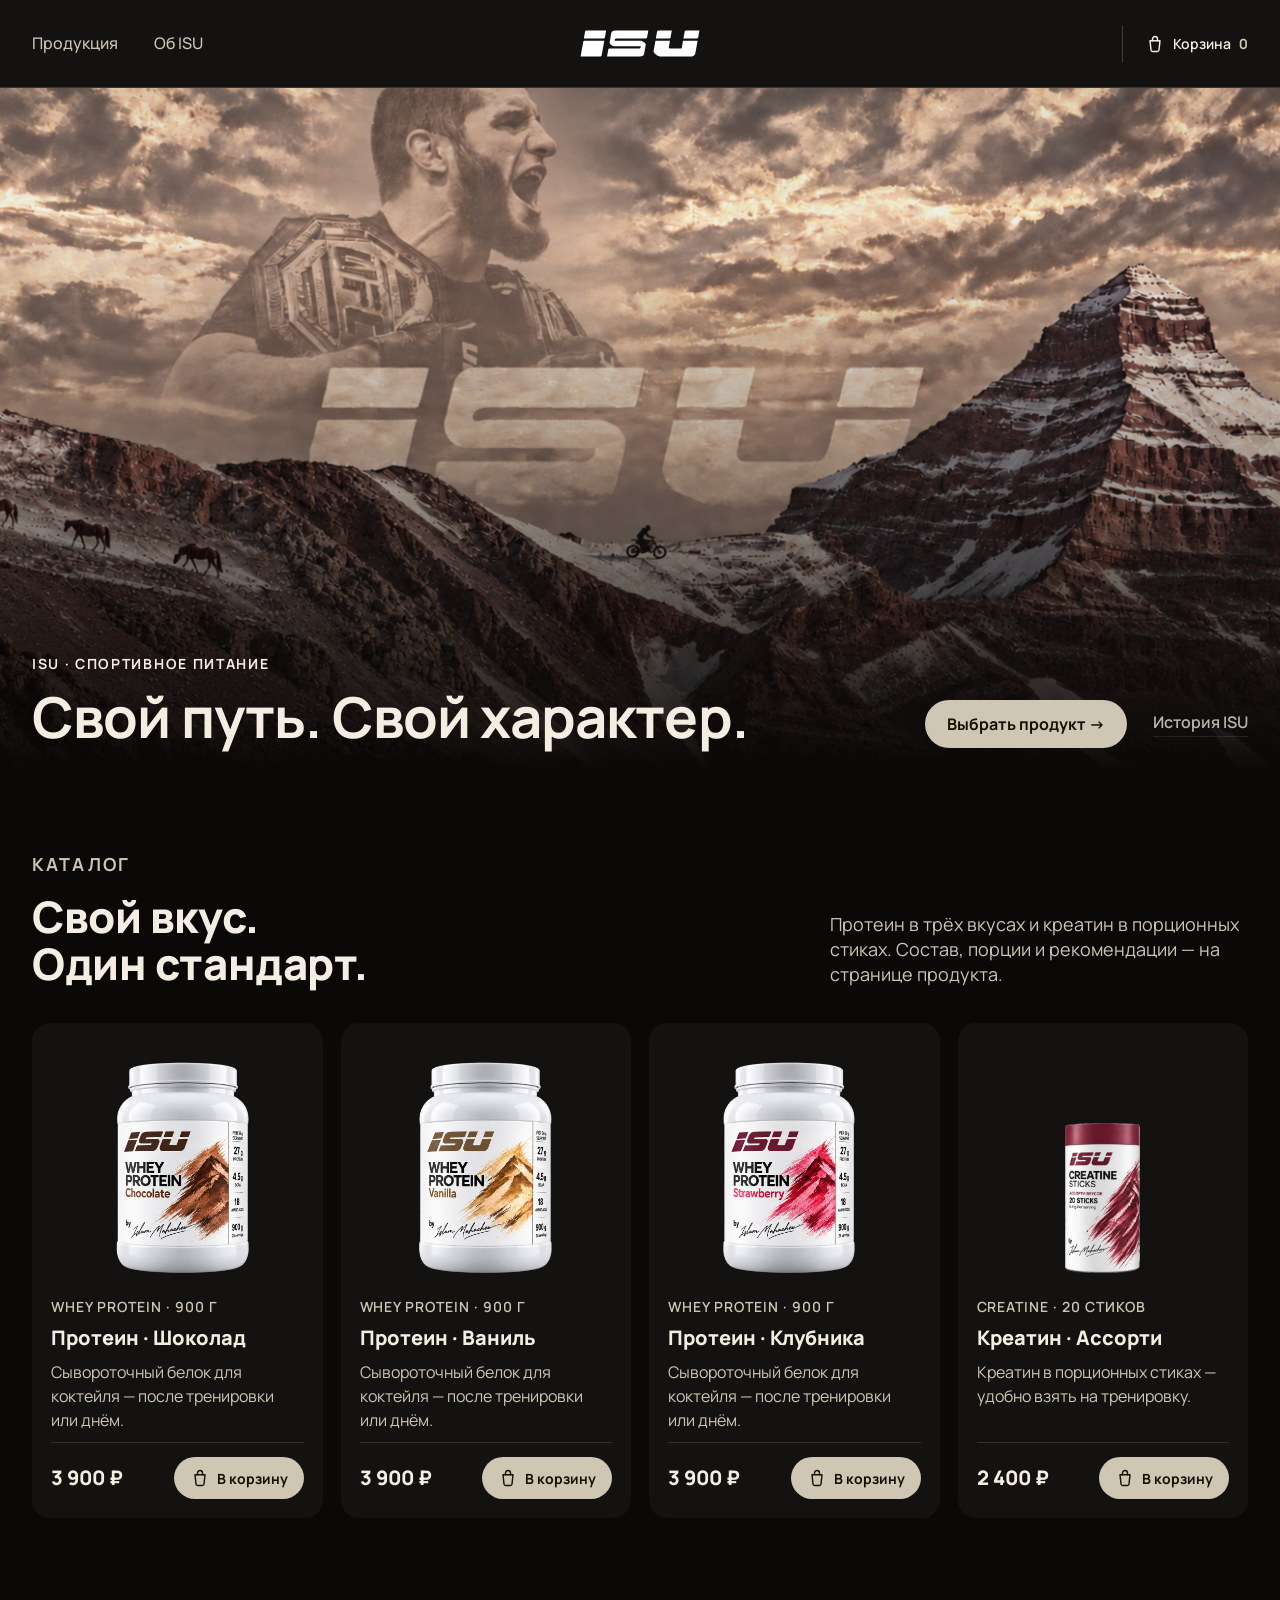
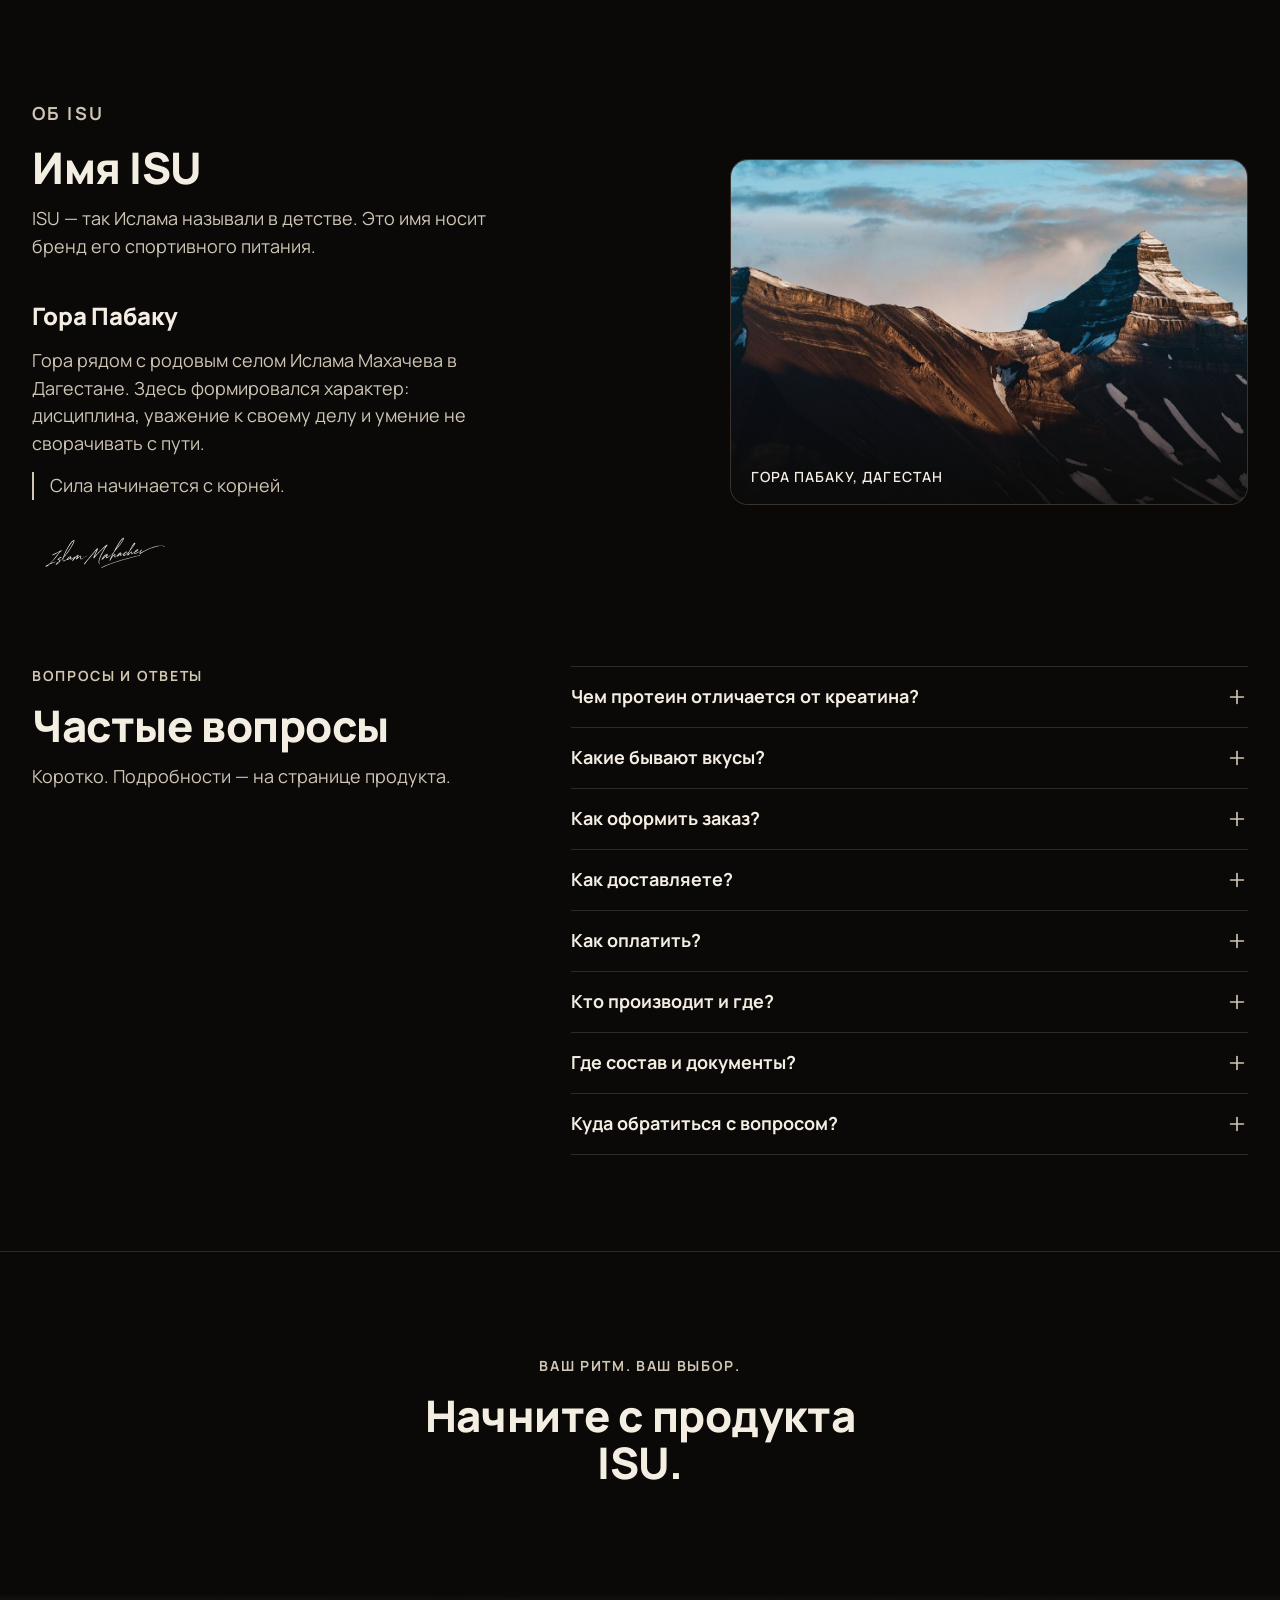
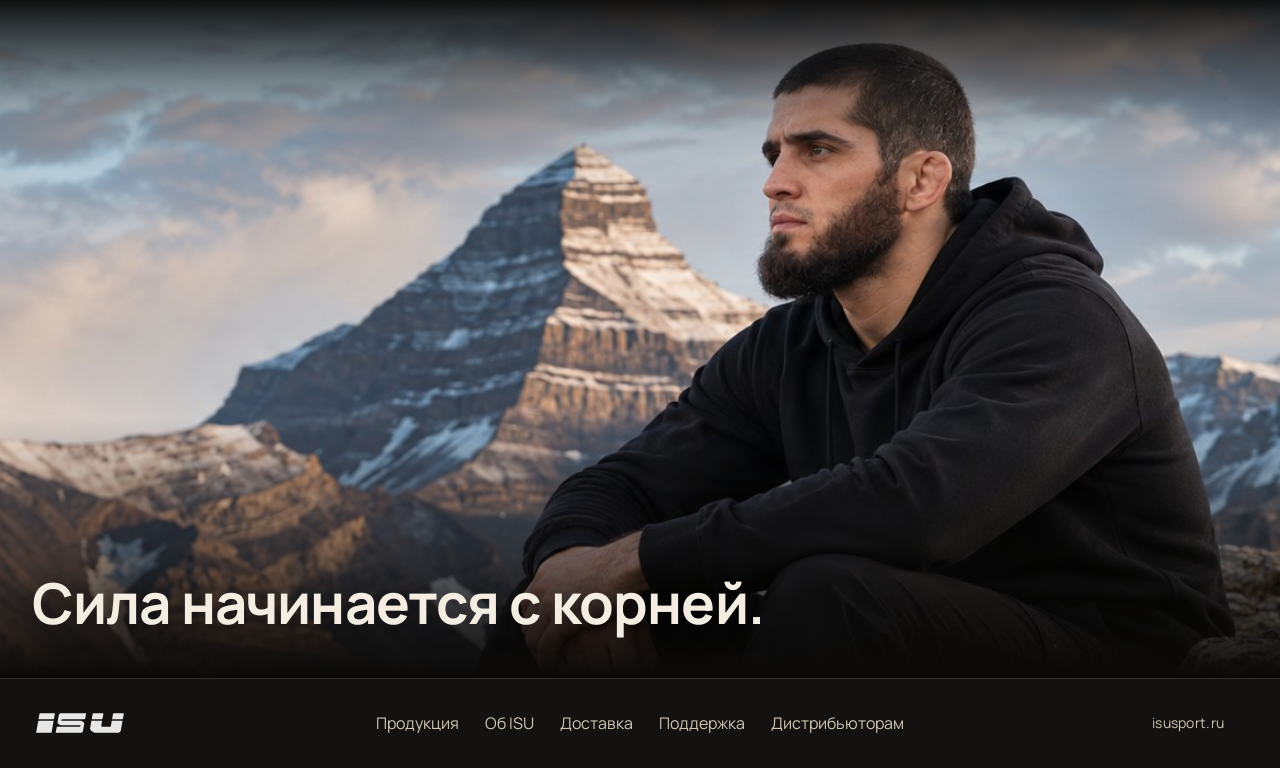
<file: index.html>
<!doctype html>
<html lang="ru">
<head>
<meta charset="utf-8" />
<meta name="viewport" content="width=device-width, initial-scale=1, maximum-scale=1, user-scalable=no" />
<meta name="theme-color" content="#141210" />
<title>ISU — Свой путь. Свой характер.</title>
<meta name="description" content="ISU — спортивное питание Ислама Махачева. Протеин и креатин для твоего ритма." />
<link rel="preconnect" href="https://fonts.googleapis.com" />
<link rel="preconnect" href="https://fonts.gstatic.com" crossorigin />
<link href="https://fonts.googleapis.com/css2?family=Manrope:wght@400;500;600;700;800&display=swap" rel="stylesheet" />
<style>
  :root{
    --bg:#0a0908;
    --bg-soft:#141210;
    --fg:#f3ede2;
    --fg-dim:#cec5b5;
    --line:rgba(243,237,226,.14);
    --line-strong:rgba(243,237,226,.22);
    --accent:#cfc6b4;
    --accent-dim:#b3a888;
    --ease:cubic-bezier(.16,.8,.24,1);
    /* единый левый/правый край текста: шапка, первый экран, секции, нижнее фото и футер начинаются с одной вертикали */
    --edge:max(32px, calc((100% - 1304px)/2 + 32px));
    /* единая шкала шрифтов: у каждого размера своя роль, промежуточных «полпикселей» нет */
    --fs-caption:13px;                   /* чипы, теги, пометки, мелкие примечания */
    --fs-label:14px;                     /* метки капсом, поля форм, второстепенный текст интерфейса */
    --fs-body:16px;                      /* основной текст, меню, кнопки, описания */
    --fs-lead:18px;                      /* вводные абзацы под заголовками, вопросы FAQ */
    --fs-h4:20px;                        /* названия карточек, цены, итоги */
    --fs-h3:24px;                        /* подзаголовки внутри секции, блоки на странице продукта */
    --fs-h2:clamp(28px,3.4vw,44px);      /* заголовки секций, названия страниц */
    --fs-h1:clamp(32px,4.4vw,60px);      /* главный экран и фраза-цитата */
  }
  @media(max-width:720px){:root{--edge:20px}}
  *{box-sizing:border-box;margin:0;padding:0}
  html{scroll-behavior:smooth}
  body{
    background:var(--bg);
    color:var(--fg);
    font-family:'Manrope',system-ui,sans-serif;
    line-height:1.4;
    -webkit-font-smoothing:antialiased;
    overflow-x:hidden;
  }
  a{color:inherit;text-decoration:none}
  button{font-family:inherit;cursor:pointer}
  img{display:block;max-width:100%}
  svg{display:block}
  .wrap{max-width:1240px;margin:0 auto;padding:0 32px}
  @media(max-width:720px){.wrap{padding:0 20px}}
  .icon{width:20px;height:20px;stroke:currentColor;stroke-width:1.7;fill:none;stroke-linecap:round;stroke-linejoin:round}

  /* ---------- header (структура как на первом сайте: nav / лого / действия) ---------- */
  .home-skip-link{position:fixed;z-index:100;left:1rem;top:-100px;padding:12px 20px;background:var(--fg);color:var(--bg)}
  .home-skip-link:focus{top:12px}
  .site-header{
    min-height:88px;
    padding:16px var(--edge);
    display:grid;grid-template-columns:1fr auto 1fr;align-items:center;gap:24px;
    background:var(--bg-soft);border-bottom:1px solid var(--line);position:relative;z-index:40;
  }
  .site-header nav{display:flex;align-items:center;gap:36px}
  .site-header nav a{font-size:var(--fs-body);font-weight:500;color:var(--fg-dim);transition:color .25s var(--ease)}
  .site-header nav a:hover{color:var(--fg)}
  .site-logo{width:130px;justify-self:center}
  .site-logo img{width:100%;filter:brightness(0) invert(1)}
  .header-actions{display:flex;align-items:center;justify-content:flex-end;gap:26px}
  .header-actions > a{font-size:var(--fs-body);font-weight:500;color:var(--fg-dim);transition:color .25s var(--ease)}
  .header-actions > a:hover{color:var(--fg)}
  .cart-btn{
    display:inline-flex;align-items:center;gap:8px;border:0;background:none;color:var(--fg);
    padding:8px 0 8px 22px;border-left:1px solid var(--line-strong);white-space:nowrap;font-size:var(--fs-label);font-weight:600;
  }
  .cart-btn:hover{color:var(--accent)}
  .cart-btn b{color:var(--accent);font-weight:700;font-variant-numeric:tabular-nums}
  .mobile-menu{display:none}
  .mobile-menu > button{display:flex;align-items:center;gap:6px;background:none;border:0;color:var(--fg);padding:6px}
  .mobile-menu nav{
    position:absolute;top:100%;left:0;right:0;
    background:var(--bg-soft);border-top:1px solid var(--line);border-bottom:1px solid var(--line);
    padding:4px var(--edge) 10px;display:flex;flex-direction:column;
    box-shadow:0 18px 30px rgba(0,0,0,.4);
    z-index:41;
  }
  .mobile-menu nav[hidden]{display:none}
  .mobile-menu nav a{padding:16px 0;border-top:1px solid var(--line);font-size:var(--fs-body)}
  .mobile-menu nav a:first-child{border-top:0}
  @media(max-width:760px){
    .site-header{padding:14px var(--edge);min-height:72px}
    .site-header > nav{display:none}
    .header-actions > a:not(.cart-btn){display:none}
    .mobile-menu{display:block}
    .site-logo{width:104px}
    .cart-btn{border:0;padding-left:0}
    .cart-btn span{display:none}
  }

  .story,.catalog,.quality,.answers,.cta{max-width:1304px}

  /* ---------- hero ---------- */
  .hero{position:relative;display:flex;align-items:flex-end;background:var(--bg);min-height:76svh}
  .hero-media{position:absolute;top:0;left:0;right:0;height:76svh;overflow:hidden}
  .hero-bg{
    position:absolute;inset:-3% -8% -8% -8%;
    background-image:url('assets/pabaku-mountain.png');
    background-size:cover;background-position:center 0%;
    will-change:transform;transform:translateY(0);
  }
  .hero-scrim{position:absolute;inset:0;background:linear-gradient(180deg, rgba(6,5,4,.12) 0%, rgba(6,5,4,.05) 20%, rgba(6,5,4,.3) 52%, rgba(6,5,4,.68) 78%, rgba(10,9,8,1) 100%)}
  /* нижний блок с фото Ислама (последний на странице): без параллакса, сверху плавно растворяется в тёмный фон */
  .hero--islam .hero-inner{padding-bottom:44px}
  /* фраза внизу набрана так же, как заголовок первого экрана (.hero h1): Manrope 700, обычные буквы, тот же размер и интервал */
  .hero-quote{font-weight:700;letter-spacing:-.015em;font-size:var(--fs-h1);line-height:1.1;color:var(--fg);text-wrap:balance;text-shadow:0 2px 26px rgba(0,0,0,.5)}
  .hero--islam .hero-bg{inset:-2% -8% -14% -8%;background-image:url('assets/islam-mountain.jpg');background-position:92% center;will-change:auto}
  .hero--islam .hero-scrim{background:linear-gradient(180deg, rgba(10,9,8,1) 0%, rgba(10,9,8,.72) 6%, rgba(10,9,8,.4) 13%, rgba(10,9,8,.14) 20%, rgba(10,9,8,0) 28%, rgba(6,5,4,0) 62%, rgba(6,5,4,.5) 84%, rgba(10,9,8,1) 100%)}
  .hero-inner{position:relative;z-index:2;width:100%;padding:0 var(--edge) 24px;display:flex;flex-direction:row;align-items:flex-end;justify-content:space-between;gap:40px}
  @media(max-width:720px){
    .hero{min-height:0;height:auto;display:block}
    .hero-media{position:relative;top:auto;left:auto;right:auto;height:42vw;margin:16px 16px 0;width:auto;border-radius:18px}
    .hero-bg{inset:-3% -6% -6% -6%}
    .hero--islam .hero-bg{inset:-6% -6%;background-position:92% center}
    .hero-scrim,.hero--islam .hero-scrim{background:linear-gradient(180deg, rgba(6,5,4,0) 0%, rgba(6,5,4,0) 65%, rgba(6,5,4,.4) 100%)}
    .hero-inner{padding:32px 20px 28px;flex-direction:column;align-items:flex-start;gap:20px}
    .hero--islam .hero-inner{padding:26px 20px 30px}
    .hero-quote{font-size:var(--fs-h1);text-shadow:none}
  }
  .hero-text{text-align:left}
  .hero-kicker{font-size:var(--fs-label);letter-spacing:.12em;font-weight:700;color:var(--fg);margin-bottom:12px;text-transform:uppercase}
  .hero h1{font-size:var(--fs-h1);font-weight:700;line-height:1.1;letter-spacing:-.015em;white-space:nowrap}
  @media(max-width:1000px){.hero h1{white-space:normal}}
  .hero-desc{margin-top:14px;font-size:var(--fs-lead);color:var(--fg-dim);max-width:38ch}
  .hero-actions{display:flex;align-items:center;justify-content:flex-start;gap:26px;flex-wrap:wrap;flex-shrink:0}
  .hero-actions .btn{padding:13px 22px;font-size:var(--fs-body);gap:8px}
  .hero-actions .text-link{font-size:var(--fs-body)}
  .btn{display:inline-flex;align-items:center;gap:10px;background:var(--accent);color:#141005;font-weight:700;font-size:var(--fs-body);padding:15px 24px;border:0;border-radius:99px;transition:transform .4s var(--ease),background .3s var(--ease)}
  @media(hover:hover) and (pointer:fine){.btn:hover{transform:translateY(-2px);background:#f3ede2}}
  .btn:disabled{opacity:.5;cursor:not-allowed;transform:none}
  .text-link{font-size:var(--fs-body);font-weight:600;color:var(--fg);opacity:.75;border-bottom:1px solid var(--line);padding-bottom:2px;transition:opacity .3s var(--ease)}
  .text-link:hover{opacity:1}

  /* ---------- reveal ---------- */
  .reveal{opacity:0;transform:translateY(36px);transition:opacity .9s var(--ease),transform .9s var(--ease)}
  .reveal.is-in{opacity:1;transform:translateY(0)}
  .reveal-1.is-in{transition-delay:.08s}
  .reveal-2.is-in{transition-delay:.16s}

/* ---------- section shared ---------- */
  .kicker{font-size:var(--fs-label);letter-spacing:.12em;font-weight:700;color:var(--accent);text-transform:uppercase;margin-bottom:16px}
  section h2{font-size:var(--fs-h2);font-weight:800;letter-spacing:-.01em;line-height:1.08}

  /* ---------- story ---------- */
  .story{padding-top:72px;padding-bottom:88px}
  @media(max-width:720px){.story{padding-top:56px;padding-bottom:56px}}
  .story-grid{display:grid;grid-template-columns:1.1fr .9fr;gap:64px;align-items:center}
  @media(max-width:900px){.story-grid{grid-template-columns:1fr;gap:48px}}
  .story-copy p{margin-top:14px;color:var(--fg-dim);font-size:var(--fs-lead);line-height:1.55;max-width:42ch}
  .story-copy h3{font-size:var(--fs-h3);font-weight:800;letter-spacing:-.005em;margin-top:38px}
  .story-signature{width:140px;margin-top:30px;filter:brightness(0) invert(1);opacity:.85}
  .story-note{margin-top:28px;font-size:var(--fs-body);color:var(--fg);border-left:2px solid var(--accent);padding-left:16px;line-height:1.6}
  .story-frame{position:relative;border-radius:18px;overflow:hidden;aspect-ratio:1199/800;border:1px solid var(--line);background:#1c140d}
  .story-frame img{width:100%;height:100%;object-fit:cover;filter:saturate(.9)}
  .story-frame::after{content:'';position:absolute;inset:0;background:linear-gradient(180deg,rgba(10,9,8,0) 55%,rgba(10,9,8,.75) 100%)}
  .story-frame-label{position:absolute;left:20px;bottom:18px;z-index:2;font-size:var(--fs-label);letter-spacing:.08em;font-weight:600;color:var(--fg);text-transform:uppercase}

  /* ---------- catalog ---------- */
  .catalog{padding-top:80px;padding-bottom:96px}
  @media(max-width:720px){.catalog{padding-top:60px;padding-bottom:64px}}
  .catalog-head{display:flex;align-items:flex-end;justify-content:space-between;gap:24px;margin-bottom:36px;flex-wrap:wrap}
  .catalog-head p{color:var(--fg-dim);max-width:38ch;font-size:var(--fs-lead)}
  .catalog-grid{display:grid;grid-template-columns:repeat(4,minmax(0,1fr));gap:18px}
  @media(max-width:900px){.catalog-grid{grid-template-columns:repeat(2,minmax(0,1fr))}}
  @media(max-width:480px){.catalog-grid{grid-template-columns:minmax(0,1fr)}}
  .product-card{position:relative;border:1px solid transparent;border-radius:18px;overflow:hidden;background:var(--bg-soft);display:flex;flex-direction:column;transition:border-color .35s var(--ease)}
  @media(hover:hover) and (pointer:fine){.product-card:hover{border-color:rgba(207,198,180,.55)}}
  .product-card-link{position:absolute;inset:0;z-index:1}
  .product-media{width:53%;margin:18px auto 0;aspect-ratio:1768/2667;overflow:hidden;position:relative;border-radius:12px;background:transparent}
  /* в картинке-склейке под банкой ~3.9% прозрачного поля: опускаем её на эту величину, чтобы низ банки совпал с низом рамки (как у креатина) */
  .product-media img{position:absolute;left:0;bottom:-3.9%;width:300%;height:auto;max-width:none;transform:translate(0,0);transition:transform .5s var(--ease)}
  /* креатин: рамка как у банок протеина (чтобы текст ниже был на одном уровне), сама банка — 65% высоты рамки (было 50%, +30%) */
  .product-media.single{width:53%;aspect-ratio:1768/2667;display:flex;align-items:flex-end;justify-content:center}
  .product-media.single img{position:static;width:auto;height:65%;max-width:none;object-fit:contain;transform:none}
  .product-body{padding:24px 18px 18px;display:flex;flex-direction:column;gap:10px;flex:1}
  .product-eyebrow{font-size:var(--fs-label);letter-spacing:.07em;font-weight:600;color:var(--fg-dim);text-transform:uppercase}
  .product-body h3{font-size:var(--fs-h4);font-weight:800;line-height:1.2}
  .product-desc{color:var(--fg-dim);font-size:var(--fs-body);line-height:1.5;max-width:42ch;text-wrap:pretty}
  .flavour-row{display:flex;align-items:center;gap:8px;flex-wrap:wrap}
  .flavour-label{font-size:var(--fs-caption);color:var(--fg-dim);letter-spacing:.04em}
  .flavour-pill{
    position:relative;z-index:2;
    display:inline-flex;align-items:center;gap:6px;border:1px solid var(--line-strong);
    background:transparent;color:var(--fg-dim);border-radius:99px;padding:6px 11px 6px 8px;font-size:var(--fs-caption);font-weight:600;
    transition:border-color .25s var(--ease),color .25s var(--ease);
  }
  .flavour-pill i{width:9px;height:9px;border-radius:50%;display:block;background:var(--swatch,#888)}
  .flavour-pill[aria-pressed="true"]{border-color:var(--accent);color:var(--fg)}
  .assortment-list{display:flex;flex-wrap:wrap;gap:7px}
  .assortment-tag{font-size:var(--fs-caption);color:var(--fg-dim);border:1px solid var(--line);border-radius:99px;padding:5px 10px}
  .product-controls{margin-top:auto;display:flex;align-items:center;justify-content:space-between;gap:14px;padding-top:14px;border-top:1px solid var(--line);flex-wrap:wrap}
  .product-price{font-size:var(--fs-h4);font-weight:800}
  .add-btn{
    position:relative;z-index:2;
    display:inline-flex;align-items:center;gap:7px;background:var(--accent);color:#141005;font-weight:700;font-size:var(--fs-label);
    padding:11px 16px;border:0;border-radius:99px;transition:transform .3s var(--ease),background .3s var(--ease);white-space:nowrap;
  }
  @media(hover:hover) and (pointer:fine){.add-btn:hover{transform:translateY(-2px);background:#f3ede2}}
  .add-btn.is-added{background:#4b7a5a;color:#f3ede2}

  /* ---------- заголовок секции (общий) ---------- */
  .section-head{max-width:62ch;margin-bottom:28px}
  .section-head h2{font-size:var(--fs-h2)}
  .section-head p:not(.kicker){margin-top:14px;color:var(--fg-dim);font-size:var(--fs-lead);line-height:1.55}

  /* ---------- cta ---------- */
  .cta{padding-top:104px;padding-bottom:72px;text-align:center;border-top:1px solid var(--line)}
  @media(max-width:720px){.cta{padding-top:64px;padding-bottom:64px}}
  .cta h2{max-width:16ch;margin:0 auto 36px}
  .cta .btn{padding:17px 30px;font-size:var(--fs-body)}

  /* ---------- footer (структура как на первом сайте) ---------- */
  .site-footer{padding:26px var(--edge);display:flex;align-items:center;justify-content:space-between;gap:40px;min-height:90px;border-top:1px solid var(--line);flex-wrap:wrap;background:var(--bg-soft)}
  .site-footer > a{width:96px;flex-shrink:0}
  .site-footer img{width:100%;filter:brightness(0) invert(1);opacity:.9}
  .site-footer nav{display:flex;align-items:center;gap:26px;font-size:var(--fs-body);color:var(--fg-dim);flex-wrap:wrap}
  .site-footer nav a:hover{color:var(--fg)}
  .footer-domain{font-size:var(--fs-label);color:var(--fg-dim);letter-spacing:.02em;transition:color .25s var(--ease)}
  .footer-domain:hover{color:var(--accent)}
  @media(max-width:600px){
    .site-footer{padding:20px var(--edge) 22px;justify-content:flex-start;flex-direction:column;align-items:flex-start;gap:14px;min-height:0}
    .site-footer nav{gap:10px 18px;font-size:var(--fs-label)}
    .site-footer > a{width:76px}
  }

  /* ---------- cart drawer ---------- */
  .cart-overlay{position:fixed;inset:0;background:rgba(6,5,4,.6);z-index:90;opacity:0;pointer-events:none;transition:opacity .35s var(--ease)}
  .cart-overlay.is-open{opacity:1;pointer-events:auto}
  .cart-drawer{
    position:fixed;top:0;right:0;bottom:0;width:min(440px,100vw);z-index:91;
    background:var(--bg-soft);border-left:1px solid var(--line);
    display:flex;flex-direction:column;padding:26px 24px 24px;
    transform:translateX(100%);transition:transform .45s var(--ease);
  }
  .cart-drawer.is-open{transform:translateX(0)}
  .cart-drawer-head{display:flex;align-items:flex-start;justify-content:space-between;gap:12px}
  .cart-drawer-head button{background:none;border:0;color:var(--fg)}
  .cart-drawer-head h2{font-size:var(--fs-h3);font-weight:800;margin-top:6px}
  .cart-drawer-head h2 span{color:var(--fg-dim);font-weight:600;font-size:var(--fs-body)}
  .cart-lines{margin-top:24px;overflow-y:auto;flex:1;display:flex;flex-direction:column;gap:18px}
  .cart-line{display:grid;grid-template-columns:54px 1fr auto;gap:14px;align-items:center}
  .cart-thumb{width:54px;height:72px;border-radius:10px;overflow:hidden;background:transparent;position:relative}
  .cart-thumb img{position:absolute;left:0;bottom:0;width:300%;max-width:none;transform:translate(0,0)}
  .cart-thumb img.single{position:static;width:82%;height:82%;margin:9%;object-fit:contain;transform:none}
  .cart-line-main a{font-size:var(--fs-label);font-weight:700}
  .cart-line-main p{font-size:var(--fs-caption);color:var(--fg-dim);margin-top:2px}
  .cart-line-qty{display:flex;align-items:center;gap:2px;margin-top:8px;border:1px solid var(--line-strong);border-radius:99px;padding:3px;width:max-content}
  .cart-line-qty button{width:24px;height:24px;border-radius:50%;border:0;background:none;color:var(--fg);display:flex;align-items:center;justify-content:center}
  .cart-line-qty button:hover{background:var(--line)}
  .cart-line-qty button:disabled{opacity:.35;cursor:not-allowed}
  .cart-line-qty span{min-width:1.6ch;text-align:center;font-size:var(--fs-caption);font-weight:700}
  .cart-line-end{display:flex;flex-direction:column;align-items:flex-end;gap:10px}
  .cart-line-end b{font-size:var(--fs-label);font-weight:800}
  .cart-line-end button{background:none;border:0;color:var(--fg-dim)}
  .cart-line-end button:hover{color:var(--accent)}
  .cart-empty{flex:1;display:flex;flex-direction:column;align-items:center;justify-content:center;text-align:center;gap:14px;color:var(--fg-dim);padding:40px 0}
  .cart-empty h3{color:var(--fg);font-size:var(--fs-h4);font-weight:800}
  .cart-bottom{border-top:1px solid var(--line);padding-top:18px;margin-top:18px;display:flex;flex-direction:column;gap:12px}
  .cart-total-row{display:flex;align-items:center;justify-content:space-between;font-size:var(--fs-body)}
  .cart-total-row b{font-size:var(--fs-h4);font-weight:800}
  .cart-note{font-size:var(--fs-caption);color:var(--fg-dim)}
  .cart-promo{display:flex;gap:8px}
  .cart-promo input{flex:1;min-width:0;background:var(--bg);border:1px solid var(--line-strong);border-radius:99px;padding:12px 16px;color:var(--fg);font-size:var(--fs-body);font-family:inherit}
  .cart-promo input::placeholder{color:var(--fg-dim)}
  .cart-promo input:focus{outline:none;border-color:var(--accent)}
  .cart-promo button{background:none;border:1px solid var(--line-strong);border-radius:99px;padding:12px 18px;color:var(--fg);font-weight:700;font-size:var(--fs-label);white-space:nowrap;transition:border-color .25s var(--ease),color .25s var(--ease)}
  .cart-promo button:hover{border-color:var(--accent);color:var(--accent)}
  .cart-promo-note{font-size:var(--fs-caption);color:var(--fg-dim);display:none}
  .cart-promo-note.is-visible{display:block}

  /* ---------- toast ---------- */
  .toast{
    position:fixed;left:24px;right:24px;bottom:24px;z-index:95;display:flex;align-items:flex-start;gap:12px;
    background:var(--bg-soft);border:1px solid var(--line-strong);border-radius:14px;padding:16px 18px;
    max-width:340px;box-shadow:0 20px 40px rgba(0,0,0,.4);
    transform:translateY(20px);opacity:0;pointer-events:none;transition:transform .4s var(--ease),opacity .4s var(--ease);
  }
  .toast.is-visible{transform:translateY(0);opacity:1;pointer-events:auto}
  .toast-icon{width:36px;height:36px;border-radius:50%;background:rgba(207,198,180,.18);color:var(--accent);display:flex;align-items:center;justify-content:center;flex-shrink:0}
  .toast strong{font-size:var(--fs-label);display:block}
  .toast p{font-size:var(--fs-label);color:var(--fg-dim);margin-top:2px}
  .toast a{font-size:var(--fs-label);font-weight:700;color:var(--accent);display:inline-block;margin-top:8px}
  .toast-close{position:absolute;top:10px;right:10px;background:none;border:0;color:var(--fg-dim)}
</style>
<link rel="stylesheet" href="assets/ui-components.css" />
<script>
/* заставка при загрузке: при обновлении страницы — всегда, при заходе на сайт — один раз за визит, между страницами и по «назад» — нет */
(function(){try{
  var h=document.documentElement,nav=performance.getEntriesByType('navigation')[0],type=nav?nav.type:'navigate',seen=false;
  try{seen=!!sessionStorage.getItem('isuSplash');sessionStorage.setItem('isuSplash','1')}catch(e){}
  if(!seen&&document.referrer.indexOf(location.origin)===0)seen=true;
  if(type!=='reload'&&(type!=='navigate'||seen))return;
  h.classList.add('splash-on');
  var t0=performance.now(),go=function(){h.classList.add('splash-go')};
  window.addEventListener('load',function(){setTimeout(go,Math.max(0,900-(performance.now()-t0)))});
  setTimeout(go,4000);
  document.addEventListener('animationend',function(e){if(e.target.id==='splash')e.target.remove()});
}catch(e){}})();
</script>
</head>
<body>

  <div class="splash" id="splash" aria-hidden="true">
    <div class="splash-inner">
      <img class="splash-logo" src="assets/isu-logo.svg" alt="" />
      <div class="splash-line"></div>
    </div>
  </div>

  <a class="home-skip-link" href="#main-content">Перейти к содержимому</a>

  <header class="site-header">
    <nav aria-label="Основная навигация">
      <a href="#products">Продукция</a>
      <a href="#story">Об ISU</a>
    </nav>
    <div class="mobile-menu">
      <button type="button" id="menuToggle" aria-label="Открыть меню" aria-expanded="false">
        <svg class="icon" viewBox="0 0 24 24"><line x1="3" y1="6" x2="21" y2="6"/><line x1="3" y1="12" x2="21" y2="12"/><line x1="3" y1="18" x2="21" y2="18"/></svg>
      </button>
      <nav id="mobileNav" hidden>
        <a href="#products">Продукция</a>
        <a href="#story">Об ISU</a>
      </nav>
    </div>
    <a href="#top" class="site-logo" aria-label="ISU — главная"><img src="assets/isu-logo.svg" alt="ISU" /></a>
    <div class="header-actions">
      <button type="button" class="cart-btn" id="cartOpenBtn" aria-label="Открыть корзину">
        <svg class="icon" viewBox="0 0 24 24"><path d="M6 8h12l-1.2 11.2a2 2 0 0 1-2 1.8H9.2a2 2 0 0 1-2-1.8L6 8Z"/><path d="M9 8V6a3 3 0 0 1 6 0v2"/></svg>
        <span>Корзина</span>
        <b id="cartCount">0</b>
      </button>
    </div>
  </header>

  <main id="main-content">
  <section class="hero" id="top">
    <div class="hero-media">
      <div class="hero-bg" id="heroBg"></div>
      <div class="hero-scrim"></div>
    </div>
    <div class="hero-inner">
      <div class="hero-text">
        <p class="hero-kicker splash-in" style="--i:0">ISU · Спортивное питание</p>
        <h1 class="splash-in" style="--i:1">Свой путь. Свой характер.</h1>
      </div>
      <div class="hero-actions splash-in" style="--i:2">
        <a class="btn" href="#products">Выбрать продукт →</a>
        <a class="text-link" href="#story">История ISU</a>
      </div>
    </div>
  </section>


  <section class="catalog wrap" id="products">
    <div class="catalog-head">
      <div>
        <p class="kicker">Каталог</p>
        <h2>Свой вкус.<br />Один стандарт.</h2>
      </div>
      <p>Протеин в трёх вкусах и креатин в порционных стиках. Состав, порции и рекомендации — на странице продукта.</p>
    </div>
    <div class="catalog-grid">

      <article class="product-card reveal" style="--i:0" data-product="protein">
        <a class="product-card-link" href="product-protein.html?flavour=Шоколад" aria-label="Подробнее: протеин ISU, Шоколад"></a>
        <div class="product-media">
          <img src="assets/protein-cutout.png" alt="Протеин ISU — Шоколад" style="transform:translate(0,0)" />
        </div>
        <div class="product-body">
          <p class="product-eyebrow">Whey Protein · 900 г</p>
          <h3>Протеин · Шоколад</h3>
          <p class="product-desc">Сывороточный белок для коктейля — после тренировки или днём.</p>
          <div class="product-controls">
            <span class="product-price">3 900 ₽</span>
            <button type="button" class="add-btn" data-add="protein" data-flavour="Шоколад">
              <svg class="icon" viewBox="0 0 24 24" width="16" height="16"><path d="M6 8h12l-1.2 11.2a2 2 0 0 1-2 1.8H9.2a2 2 0 0 1-2-1.8L6 8Z"/><path d="M9 8V6a3 3 0 0 1 6 0v2"/></svg>
              В корзину
            </button>
          </div>
        </div>
      </article>

      <article class="product-card reveal" style="--i:1" data-product="protein">
        <a class="product-card-link" href="product-protein.html?flavour=Ваниль" aria-label="Подробнее: протеин ISU, Ваниль"></a>
        <div class="product-media">
          <img src="assets/protein-cutout.png" alt="Протеин ISU — Ваниль" style="transform:translate(-33.3333%,0)" />
        </div>
        <div class="product-body">
          <p class="product-eyebrow">Whey Protein · 900 г</p>
          <h3>Протеин · Ваниль</h3>
          <p class="product-desc">Сывороточный белок для коктейля — после тренировки или днём.</p>
          <div class="product-controls">
            <span class="product-price">3 900 ₽</span>
            <button type="button" class="add-btn" data-add="protein" data-flavour="Ваниль">
              <svg class="icon" viewBox="0 0 24 24" width="16" height="16"><path d="M6 8h12l-1.2 11.2a2 2 0 0 1-2 1.8H9.2a2 2 0 0 1-2-1.8L6 8Z"/><path d="M9 8V6a3 3 0 0 1 6 0v2"/></svg>
              В корзину
            </button>
          </div>
        </div>
      </article>

      <article class="product-card reveal" style="--i:2" data-product="protein">
        <a class="product-card-link" href="product-protein.html?flavour=Клубника" aria-label="Подробнее: протеин ISU, Клубника"></a>
        <div class="product-media">
          <img src="assets/protein-cutout.png" alt="Протеин ISU — Клубника" style="transform:translate(-66.6667%,0)" />
        </div>
        <div class="product-body">
          <p class="product-eyebrow">Whey Protein · 900 г</p>
          <h3>Протеин · Клубника</h3>
          <p class="product-desc">Сывороточный белок для коктейля — после тренировки или днём.</p>
          <div class="product-controls">
            <span class="product-price">3 900 ₽</span>
            <button type="button" class="add-btn" data-add="protein" data-flavour="Клубника">
              <svg class="icon" viewBox="0 0 24 24" width="16" height="16"><path d="M6 8h12l-1.2 11.2a2 2 0 0 1-2 1.8H9.2a2 2 0 0 1-2-1.8L6 8Z"/><path d="M9 8V6a3 3 0 0 1 6 0v2"/></svg>
              В корзину
            </button>
          </div>
        </div>
      </article>

      <article class="product-card reveal" style="--i:3" data-product="creatine">
        <a class="product-card-link" href="product-creatine.html" aria-label="Подробнее: креатин ISU"></a>
        <div class="product-media single">
          <img src="assets/creatine-jar.webp" alt="Креатин ISU — банка, ассорти вкусов, 20 стиков" />
        </div>
        <div class="product-body">
          <p class="product-eyebrow">Creatine · 20 стиков</p>
          <h3>Креатин · Ассорти</h3>
          <p class="product-desc">Креатин в порционных стиках — удобно взять на тренировку.</p>
          <div class="product-controls">
            <span class="product-price">2 400 ₽</span>
            <button type="button" class="add-btn" data-add="creatine">
              <svg class="icon" viewBox="0 0 24 24" width="16" height="16"><path d="M6 8h12l-1.2 11.2a2 2 0 0 1-2 1.8H9.2a2 2 0 0 1-2-1.8L6 8Z"/><path d="M9 8V6a3 3 0 0 1 6 0v2"/></svg>
              В корзину
            </button>
          </div>
        </div>
      </article>

    </div>
  </section>

  <section class="story wrap" id="story">
    <div class="story-grid">
      <div class="story-copy reveal">
        <p class="kicker">Об ISU</p>
        <h2>Имя ISU</h2>
        <p>ISU — так Ислама называли в детстве. Это имя носит бренд его спортивного питания.</p>
        <h3>Гора Пабаку</h3>
        <p>Гора рядом с родовым селом Ислама Махачева в Дагестане. Здесь формировался характер: дисциплина, уважение к своему делу и умение не сворачивать с пути.</p>
        <p class="story-note">Сила начинается с корней.</p>
        <img class="story-signature" src="assets/signature.svg" alt="Islam Makhachev" />
      </div>
      <div class="story-frame reveal reveal-2">
        <img src="assets/pabaku-photo.jpg" alt="Гора Пабаку" />
        <span class="story-frame-label">Гора Пабаку, Дагестан</span>
      </div>
    </div>
  </section>

  <section class="faq wrap" id="faq">
    <div class="faq-layout">
      <div class="section-head reveal">
        <p class="kicker">Вопросы и ответы</p>
        <h2>Частые вопросы</h2>
        <p>Коротко. Подробности — на странице продукта.</p>
      </div>
      <div class="faq-list reveal">
        <div class="faq-item">
          <h3><button type="button" class="faq-q" id="faq-q-1" aria-expanded="false" aria-controls="faq-a-1"><span>Чем протеин отличается от креатина?</span><svg class="faq-icon" viewBox="0 0 24 24" aria-hidden="true"><line x1="12" y1="5" x2="12" y2="19"/><line x1="5" y1="12" x2="19" y2="12"/></svg></button></h3>
          <div class="faq-a" id="faq-a-1"><div class="faq-a-inner"><p>Протеин — сывороточный белок, банка 900 г. Креатин — креатин моногидрат в стиках, 20 штук в тубусе.</p></div></div>
        </div>
        <div class="faq-item">
          <h3><button type="button" class="faq-q" id="faq-q-2" aria-expanded="false" aria-controls="faq-a-2"><span>Какие бывают вкусы?</span><svg class="faq-icon" viewBox="0 0 24 24" aria-hidden="true"><line x1="12" y1="5" x2="12" y2="19"/><line x1="5" y1="12" x2="19" y2="12"/></svg></button></h3>
          <div class="faq-a" id="faq-a-2"><div class="faq-a-inner"><p>Протеин: шоколад, ваниль, клубника. Креатин: ассорти — кола-вишня, тропический микс, ягодный микс, персик.</p></div></div>
        </div>
        <div class="faq-item">
          <h3><button type="button" class="faq-q" id="faq-q-3" aria-expanded="false" aria-controls="faq-a-3"><span>Как оформить заказ?</span><svg class="faq-icon" viewBox="0 0 24 24" aria-hidden="true"><line x1="12" y1="5" x2="12" y2="19"/><line x1="5" y1="12" x2="19" y2="12"/></svg></button></h3>
          <div class="faq-a" id="faq-a-3"><div class="faq-a-inner"><p>Добавьте продукты в корзину и нажмите «Оформить заказ». Можно брать несколько вкусов, до 20 штук каждого.</p></div></div>
        </div>
        <div class="faq-item" id="delivery">
          <h3><button type="button" class="faq-q" id="faq-q-4" aria-expanded="false" aria-controls="faq-a-4"><span>Как доставляете?</span><svg class="faq-icon" viewBox="0 0 24 24" aria-hidden="true"><line x1="12" y1="5" x2="12" y2="19"/><line x1="5" y1="12" x2="19" y2="12"/></svg></button></h3>
          <div class="faq-a" id="faq-a-4"><div class="faq-a-inner"><p>СДЭК из Махачкалы по России и СНГ, ориентир — 3–6 дней. Есть самовывоз в Махачкале. Стоимость видна при оформлении, до подтверждения заказа. Условия предварительные.</p></div></div>
        </div>
        <div class="faq-item">
          <h3><button type="button" class="faq-q" id="faq-q-5" aria-expanded="false" aria-controls="faq-a-5"><span>Как оплатить?</span><svg class="faq-icon" viewBox="0 0 24 24" aria-hidden="true"><line x1="12" y1="5" x2="12" y2="19"/><line x1="5" y1="12" x2="19" y2="12"/></svg></button></h3>
          <div class="faq-a" id="faq-a-5"><div class="faq-a-inner"><p>Пока это заявка: менеджер согласует оплату, деньги не списываются. Онлайн-оплату через ЮKassa подключим перед запуском.</p></div></div>
        </div>
        <div class="faq-item">
          <h3><button type="button" class="faq-q" id="faq-q-6" aria-expanded="false" aria-controls="faq-a-6"><span>Кто производит и где?</span><svg class="faq-icon" viewBox="0 0 24 24" aria-hidden="true"><line x1="12" y1="5" x2="12" y2="19"/><line x1="5" y1="12" x2="19" y2="12"/></svg></button></h3>
          <div class="faq-a" id="faq-a-6"><div class="faq-a-inner"><p>Производитель и место производства уточняются. Покажем, когда подтвердим.</p></div></div>
        </div>
        <div class="faq-item">
          <h3><button type="button" class="faq-q" id="faq-q-7" aria-expanded="false" aria-controls="faq-a-7"><span>Где состав и документы?</span><svg class="faq-icon" viewBox="0 0 24 24" aria-hidden="true"><line x1="12" y1="5" x2="12" y2="19"/><line x1="5" y1="12" x2="19" y2="12"/></svg></button></h3>
          <div class="faq-a" id="faq-a-7"><div class="faq-a-inner"><p>На странице продукта. Этикетка (состав, пищевая ценность, аллергены), СГР и протоколы испытаний готовятся. Публикуем только подтверждённое.</p></div></div>
        </div>
        <div class="faq-item" id="support">
          <h3><button type="button" class="faq-q" id="faq-q-8" aria-expanded="false" aria-controls="faq-a-8"><span>Куда обратиться с вопросом?</span><svg class="faq-icon" viewBox="0 0 24 24" aria-hidden="true"><line x1="12" y1="5" x2="12" y2="19"/><line x1="5" y1="12" x2="19" y2="12"/></svg></button></h3>
          <div class="faq-a" id="faq-a-8"><div class="faq-a-inner"><p>Поддержка — в Telegram, ссылку добавим перед запуском. Условия для дистрибьюторов появятся здесь.</p></div></div>
        </div>
      </div>
    </div>
  </section>

  <section class="cta wrap">
    <p class="kicker reveal">Ваш ритм. Ваш выбор.</p>
    <h2 class="reveal">Начните с продукта ISU.</h2>
  </section>

  <section class="hero hero--islam">
    <div class="hero-media" role="img" aria-label="Ислам Махачев на фоне гор">
      <div class="hero-bg"></div>
      <div class="hero-scrim"></div>
    </div>
    <div class="hero-inner">
      <p class="hero-quote">Сила начинается с корней.</p>
    </div>
  </section>
  </main>

  <footer class="site-footer">
    <a href="#top" aria-label="ISU — главная"><img src="assets/isu-logo.svg" alt="ISU" /></a>
    <nav aria-label="Навигация внизу страницы">
      <a href="#products">Продукция</a>
      <a href="#story">Об ISU</a>
      <a href="#delivery">Доставка</a>
      <a href="#support">Поддержка</a>
      <a href="#support">Дистрибьюторам</a>
    </nav>
    <a class="footer-domain" href="https://isusport.ru" target="_blank" rel="noopener">isusport.ru</a>
  </footer>

  <!-- cart -->
  <div class="cart-overlay" id="cartOverlay"></div>
  <aside class="cart-drawer" id="cartDrawer" aria-label="Корзина">
    <div class="cart-drawer-head">
      <div>
        <p class="kicker" style="margin-bottom:4px">ISU / Ваш выбор</p>
        <h2>Ваша корзина <span id="cartDrawerCount">(0)</span></h2>
      </div>
      <button type="button" id="cartCloseBtn" aria-label="Закрыть корзину">
        <svg class="icon" viewBox="0 0 24 24"><line x1="18" y1="6" x2="6" y2="18"/><line x1="6" y1="6" x2="18" y2="18"/></svg>
      </button>
    </div>
    <div id="cartLines" class="cart-lines"></div>
    <div id="cartBottom" class="cart-bottom" hidden>
      <div class="cart-promo">
        <input type="text" id="promoInput" placeholder="Промокод" autocomplete="off" />
        <button type="button" id="promoApplyBtn">Применить</button>
      </div>
      <p class="cart-promo-note" id="promoNote">Это демо-макет: проверку промокодов подключим позже.</p>
      <div class="cart-total-row"><span>Товары</span><b id="cartTotal">0 ₽</b></div>
      <p class="cart-note">Доставка рассчитывается на следующем шаге.</p>
      <a class="btn" id="checkoutBtn" href="checkout.html" style="justify-content:center">Оформить заказ →</a>
    </div>
  </aside>

  <!-- toast -->
  <div class="toast" id="toast">
    <span class="toast-icon"><svg class="icon" viewBox="0 0 24 24" width="18" height="18"><polyline points="20 6 9 17 4 12"/></svg></span>
    <div>
      <strong>Товар добавлен в корзину</strong>
      <p id="toastText"></p>
      <a href="#" id="toastLink">Посмотреть корзину →</a>
    </div>
    <button type="button" class="toast-close" id="toastClose" aria-label="Закрыть уведомление">
      <svg class="icon" viewBox="0 0 24 24" width="16" height="16"><line x1="18" y1="6" x2="6" y2="18"/><line x1="6" y1="6" x2="18" y2="18"/></svg>
    </button>
  </div>

  <script>
    // ---------- scroll reveal ----------
    var revealEls = document.querySelectorAll('.reveal');
    if ('IntersectionObserver' in window) {
      var io = new IntersectionObserver(function (entries) {
        entries.forEach(function (entry) {
          if (entry.isIntersecting) {
            entry.target.classList.add('is-in');
            io.unobserve(entry.target);
          }
        });
      }, { threshold: 0.15, rootMargin: '0px 0px -60px 0px' });
      revealEls.forEach(function (el) { io.observe(el); });
    } else {
      revealEls.forEach(function (el) { el.classList.add('is-in'); });
    }

    // ---------- hero parallax ----------
    var heroBg = document.getElementById('heroBg');
    var ticking = false;
    var reduceMotion = window.matchMedia && window.matchMedia('(prefers-reduced-motion: reduce)').matches;
    window.addEventListener('scroll', function () {
      if (!ticking && !reduceMotion) {
        window.requestAnimationFrame(function () {
          var y = window.scrollY || 0;
          var cap = window.innerWidth <= 720 ? 12 : 160;
          heroBg.style.transform = 'translateY(' + Math.min(y * 0.28, cap) + 'px)';
          ticking = false;
        });
        ticking = true;
      }
    }, { passive: true });

    // ---------- mobile menu ----------
    var menuToggle = document.getElementById('menuToggle');
    var mobileNav = document.getElementById('mobileNav');
    menuToggle.addEventListener('click', function () {
      var isOpen = !mobileNav.hidden;
      mobileNav.hidden = isOpen;
      menuToggle.setAttribute('aria-expanded', String(!isOpen));
    });

    // ---------- product data ----------
    var PRODUCTS = {
      protein: { name: 'Протеин ISU', format: '900 г', price: 3900, image: 'assets/protein-cutout.png', flavours: ['Шоколад', 'Ваниль', 'Клубника'] },
      creatine: { name: 'Креатин ISU', format: '20 стиков', price: 2400, image: 'assets/creatine-cutout.png', single: true }
    };
    var money = function (n) { return new Intl.NumberFormat('ru-RU', { maximumFractionDigits: 0 }).format(n) + ' ₽'; };

    // ---------- cart state ----------
    var CART_KEY = 'isu-v2-mock-cart';
    var cart = [];
    try { cart = JSON.parse(localStorage.getItem(CART_KEY) || '[]'); } catch (e) { cart = []; }

    function saveCart() { try { localStorage.setItem(CART_KEY, JSON.stringify(cart)); } catch (e) {} }

    function addToCart(productId, variant, qty) {
      var line = cart.find(function (l) { return l.productId === productId && l.variant === variant; });
      if (line) { line.quantity = Math.min(20, line.quantity + qty); }
      else { cart.push({ productId: productId, variant: variant, quantity: qty }); }
      saveCart();
      renderCart();
      showToast(PRODUCTS[productId].name, variant, qty);
    }

    function changeLineQty(index, delta) {
      var line = cart[index];
      if (!line) return;
      line.quantity = Math.max(1, Math.min(20, line.quantity + delta));
      saveCart();
      renderCart();
    }

    function removeLine(index) {
      cart.splice(index, 1);
      saveCart();
      renderCart();
    }

    function cartCount() { return cart.reduce(function (s, l) { return s + l.quantity; }, 0); }
    function cartTotal() { return cart.reduce(function (s, l) { return s + PRODUCTS[l.productId].price * l.quantity; }, 0); }

    function thumbImg(productId, variant) {
      var p = PRODUCTS[productId];
      if (p.single) return '<img class="single" src="' + p.image + '" alt="">';
      var idx = p.flavours.indexOf(variant);
      var shift = (Math.max(0, idx) * 100 / 3);
      return '<img src="' + p.image + '" alt="" style="transform:translate(-' + shift + '%,0)">';
    }

    function renderCart() {
      var count = cartCount();
      document.getElementById('cartCount').textContent = count;
      document.getElementById('cartDrawerCount').textContent = '(' + count + ')';
      var linesEl = document.getElementById('cartLines');
      var bottomEl = document.getElementById('cartBottom');
      if (!cart.length) {
        linesEl.innerHTML = '<div class="cart-empty">' +
          '<svg class="icon" viewBox="0 0 24 24" width="38" height="38"><path d="M6 8h12l-1.2 11.2a2 2 0 0 1-2 1.8H9.2a2 2 0 0 1-2-1.8L6 8Z"/><path d="M9 8V6a3 3 0 0 1 6 0v2"/></svg>' +
          '<h3>Корзина пока пуста</h3><p>Добавьте протеин или креатин ISU.</p>' +
          '<a class="btn" href="#products" id="cartEmptyCta">Выбрать продукт →</a></div>';
        bottomEl.hidden = true;
        var emptyCta = document.getElementById('cartEmptyCta');
        if (emptyCta) emptyCta.addEventListener('click', closeCart);
        return;
      }
      linesEl.innerHTML = cart.map(function (line, index) {
        var p = PRODUCTS[line.productId];
        return '<div class="cart-line">' +
          '<div class="cart-thumb">' + thumbImg(line.productId, line.variant) + '</div>' +
          '<div class="cart-line-main">' +
            '<a href="#products">' + p.name + '</a>' +
            '<p>' + line.variant + ' · ' + p.format + '</p>' +
            '<div class="cart-line-qty">' +
              '<button type="button" data-cart-step="-1" data-idx="' + index + '" aria-label="Уменьшить количество" ' + (line.quantity <= 1 ? 'disabled' : '') + '>−</button>' +
              '<span>' + line.quantity + '</span>' +
              '<button type="button" data-cart-step="1" data-idx="' + index + '" aria-label="Увеличить количество">+</button>' +
            '</div>' +
          '</div>' +
          '<div class="cart-line-end">' +
            '<b>' + money(p.price * line.quantity) + '</b>' +
            '<button type="button" data-cart-remove data-idx="' + index + '" aria-label="Удалить из корзины: ' + p.name + ', ' + line.variant + '">' +
              '<svg class="icon" viewBox="0 0 24 24" width="16" height="16"><polyline points="3 6 5 6 21 6"/><path d="M19 6l-1 14a2 2 0 0 1-2 2H8a2 2 0 0 1-2-2L5 6"/><path d="M10 11v6M14 11v6"/></svg>' +
            '</button>' +
          '</div>' +
        '</div>';
      }).join('');
      linesEl.querySelectorAll('[data-cart-step]').forEach(function (btn) {
        btn.addEventListener('click', function () { changeLineQty(Number(btn.dataset.idx), Number(btn.dataset.cartStep)); });
      });
      linesEl.querySelectorAll('[data-cart-remove]').forEach(function (btn) {
        btn.addEventListener('click', function () { removeLine(Number(btn.dataset.idx)); });
      });
      document.getElementById('cartTotal').textContent = money(cartTotal());
      bottomEl.hidden = false;
      document.getElementById('promoNote').classList.remove('is-visible');
    }

    // ---------- add-to-cart buttons ----------
    document.querySelectorAll('[data-add]').forEach(function (btn) {
      btn.addEventListener('click', function () {
        var productId = btn.dataset.add;
        var qty = 1;
        var variant = productId === 'protein'
          ? (btn.dataset.flavour || PRODUCTS.protein.flavours[0])
          : 'Микс вкусов';
        addToCart(productId, variant, qty);
        btn.classList.add('is-added');
        var original = btn.innerHTML;
        btn.innerHTML = '<svg class="icon" viewBox="0 0 24 24" width="16" height="16"><polyline points="20 6 9 17 4 12"/></svg> Добавлено';
        setTimeout(function () { btn.classList.remove('is-added'); btn.innerHTML = original; }, 1400);
      });
    });

    // ---------- drawer open/close ----------
    var overlay = document.getElementById('cartOverlay');
    var drawer = document.getElementById('cartDrawer');
    function openCart() { overlay.classList.add('is-open'); drawer.classList.add('is-open'); }
    function closeCart() { overlay.classList.remove('is-open'); drawer.classList.remove('is-open'); }
    document.getElementById('cartOpenBtn').addEventListener('click', openCart);
    document.getElementById('cartCloseBtn').addEventListener('click', closeCart);
    overlay.addEventListener('click', closeCart);
    document.getElementById('promoApplyBtn').addEventListener('click', function () {
      document.getElementById('promoNote').classList.add('is-visible');
    });

    // ---------- toast ----------
    var toast = document.getElementById('toast');
    var toastTimer;
    function showToast(name, variant, qty) {
      document.getElementById('toastText').textContent = name + ' · ' + variant + ' · ' + qty + ' шт.';
      toast.classList.add('is-visible');
      clearTimeout(toastTimer);
      toastTimer = setTimeout(function () { toast.classList.remove('is-visible'); }, 4500);
    }
    document.getElementById('toastClose').addEventListener('click', function () { toast.classList.remove('is-visible'); });
    document.getElementById('toastLink').addEventListener('click', function (e) { e.preventDefault(); toast.classList.remove('is-visible'); openCart(); });

    renderCart();
  </script>
  <script src="assets/ui-components.js"></script>
</body>
</html>
</file>
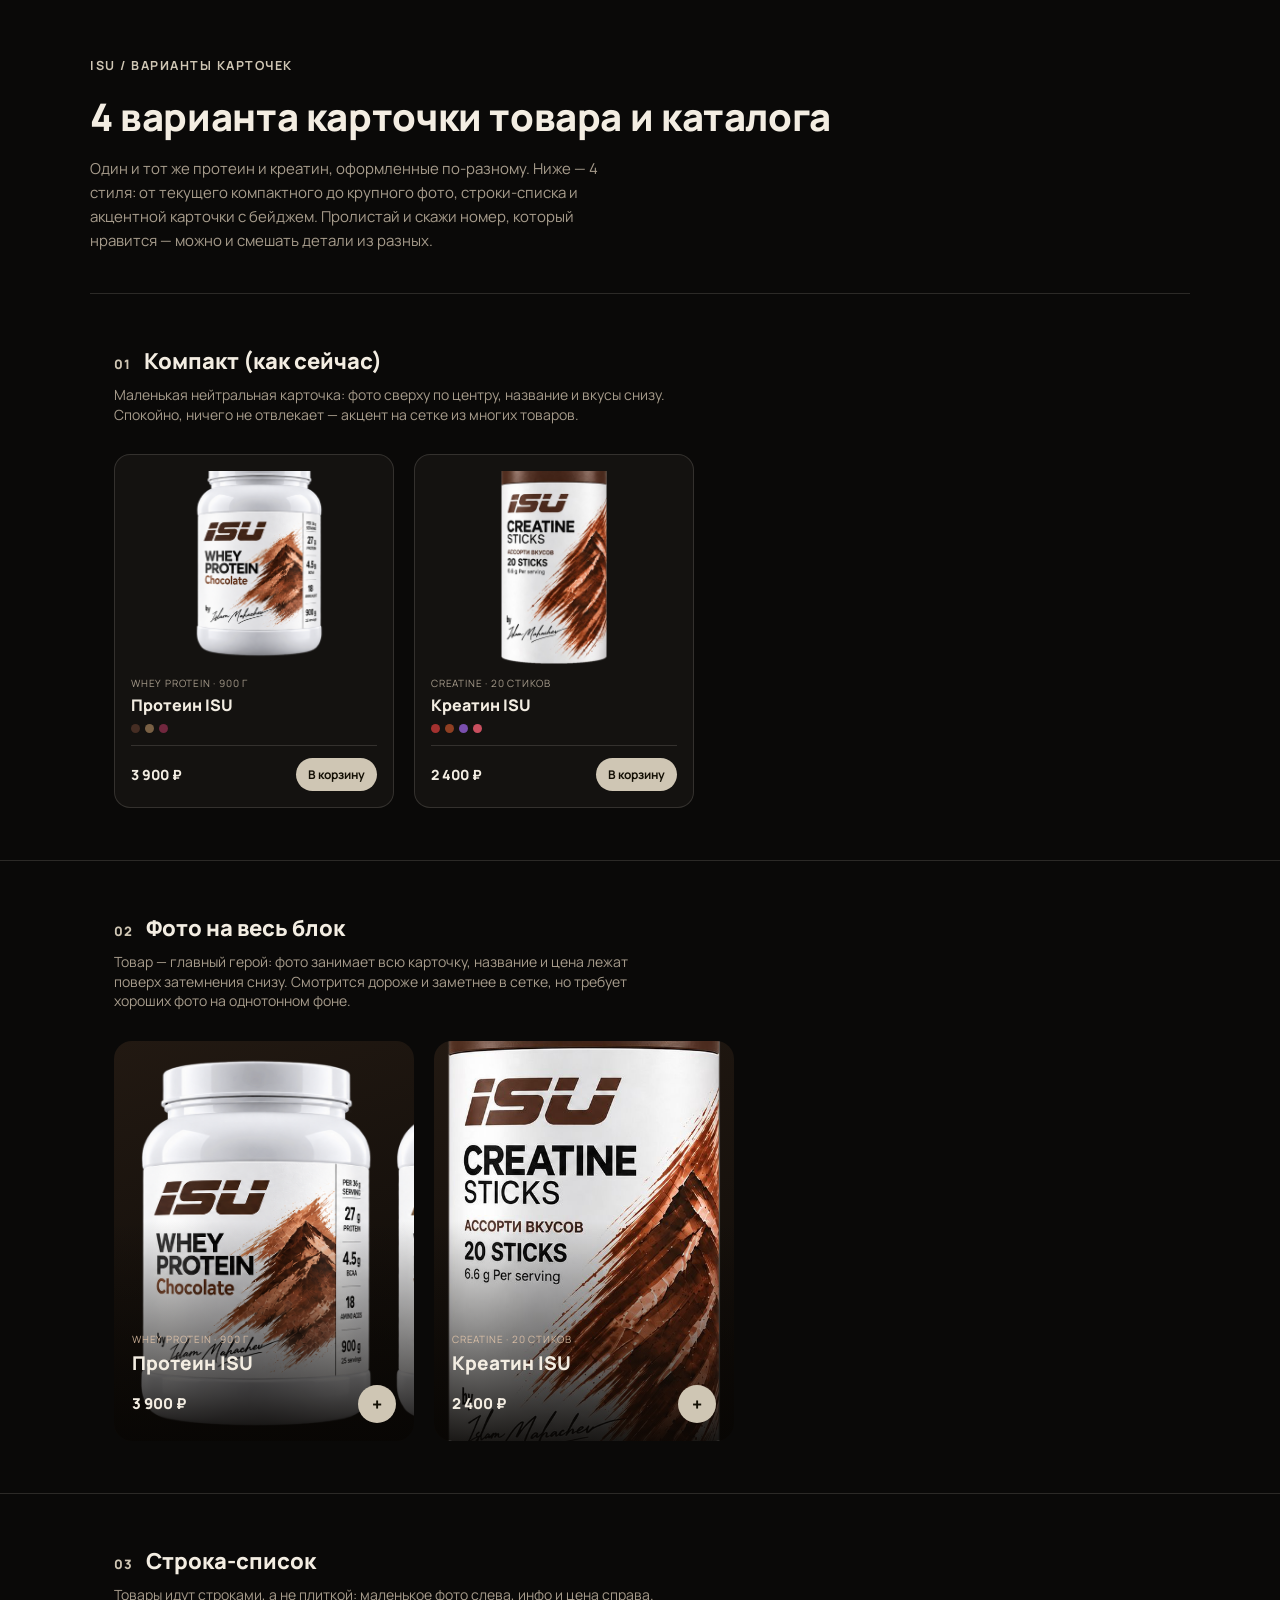
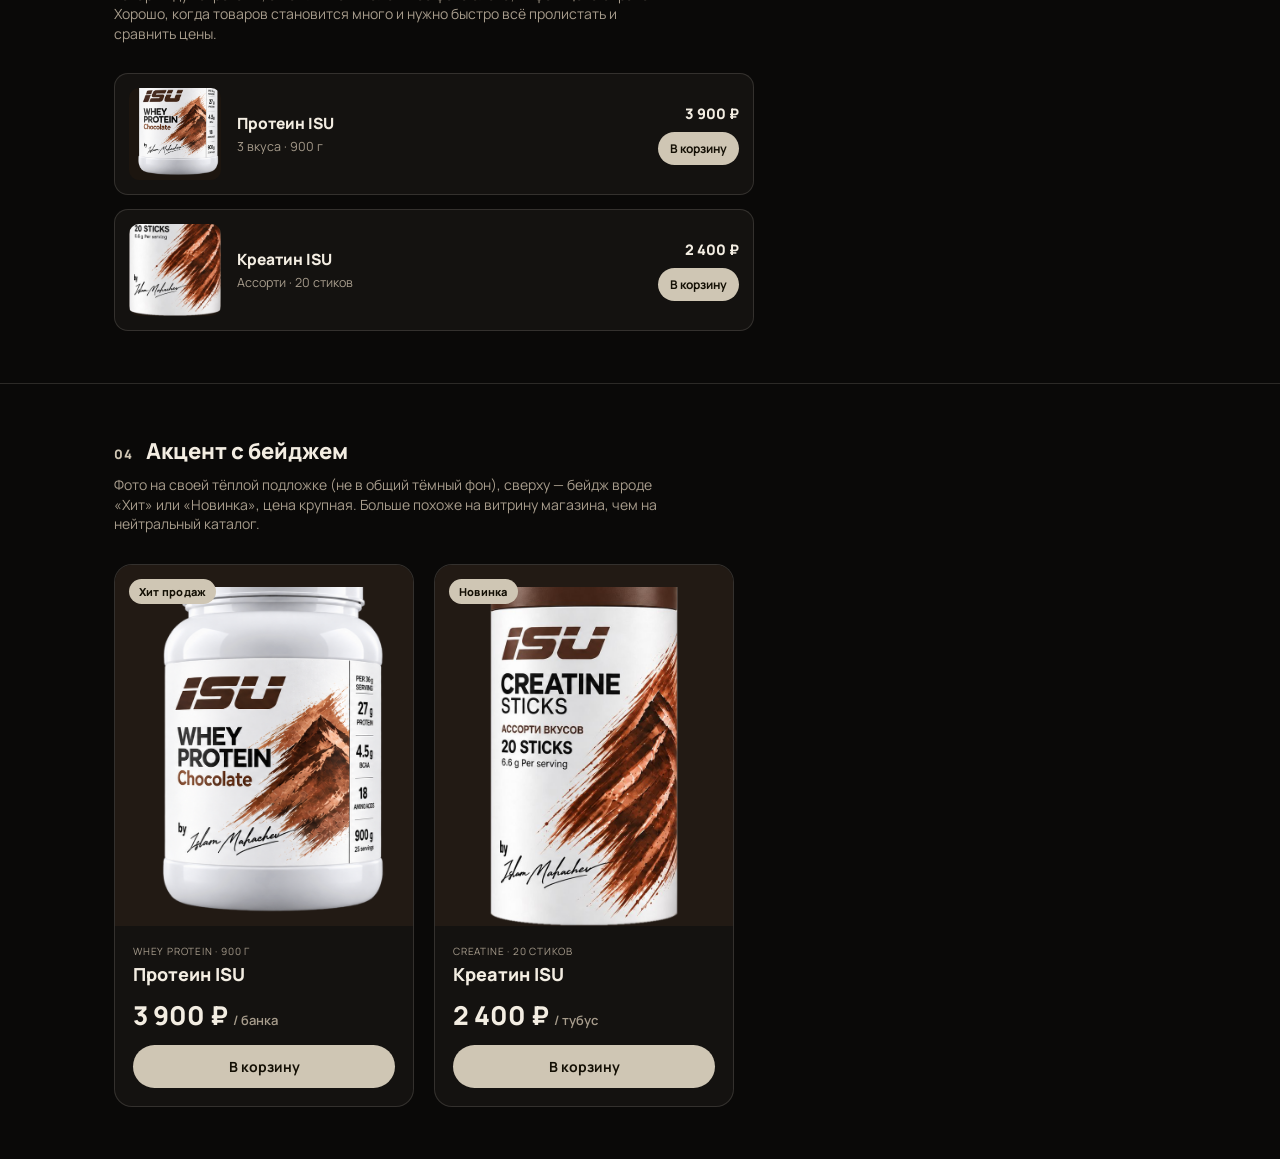
<file: card-options.html>
<!doctype html>
<html lang="ru">
<head>
<meta charset="utf-8" />
<meta name="viewport" content="width=device-width, initial-scale=1" />
<title>ISU — варианты карточек товара</title>
<meta name="description" content="4 варианта оформления карточек товара и каталога для ISU — для сравнения и выбора." />
<link rel="preconnect" href="https://fonts.googleapis.com" />
<link rel="preconnect" href="https://fonts.gstatic.com" crossorigin />
<link href="https://fonts.googleapis.com/css2?family=Manrope:wght@400;500;600;700;800&display=swap" rel="stylesheet" />
<style>
  :root{
    --bg:#0a0908; --bg-soft:#141210; --bg-card:#17140f;
    --fg:#f3ede2; --fg-dim:#a79c8c;
    --line:rgba(243,237,226,.14); --line-strong:rgba(243,237,226,.22);
    --accent:#cfc6b4; --ease:cubic-bezier(.16,.8,.24,1);
  }
  *{box-sizing:border-box;margin:0;padding:0}
  body{background:var(--bg);color:var(--fg);font-family:'Manrope',system-ui,sans-serif;line-height:1.4;-webkit-font-smoothing:antialiased}
  img{display:block;max-width:100%}
  a{color:inherit;text-decoration:none}
  button{font-family:inherit;cursor:pointer}
  .wrap{max-width:1100px;margin:0 auto;padding:0 24px}
  @media(max-width:640px){.wrap{padding:0 18px}}

  .intro{padding:56px 0 40px;border-bottom:1px solid var(--line)}
  .intro p.kicker{font-size:12.5px;letter-spacing:.12em;font-weight:700;color:var(--accent);text-transform:uppercase;margin-bottom:14px}
  .intro h1{font-size:clamp(26px,4vw,38px);font-weight:800;letter-spacing:-.01em;margin-bottom:14px}
  .intro p{color:var(--fg-dim);font-size:15px;max-width:60ch;line-height:1.6}

  .option{padding:52px 0;border-bottom:1px solid var(--line)}
  .option:last-child{border-bottom:0}
  .option-head{display:flex;align-items:baseline;gap:14px;margin-bottom:8px;flex-wrap:wrap}
  .option-num{font-size:13px;font-weight:800;color:var(--accent);letter-spacing:.04em}
  .option-head h2{font-size:22px;font-weight:800}
  .option-desc{color:var(--fg-dim);font-size:14px;max-width:62ch;margin-bottom:30px}

  .flavour-swatch{width:9px;height:9px;border-radius:50%;display:inline-block}

  /* ============ 1. Compact (current) ============ */
  .grid-1{display:grid;grid-template-columns:repeat(2,minmax(0,280px));gap:20px;justify-content:start}
  @media(max-width:560px){.grid-1{grid-template-columns:minmax(0,280px)}}
  .card-1{border:1px solid var(--line);border-radius:16px;overflow:hidden;background:var(--bg-soft)}
  .card-1-media{width:52%;margin:16px auto 0;aspect-ratio:3/4;overflow:hidden;position:relative}
  .card-1-media img{position:absolute;left:0;bottom:0;width:100%;max-width:none;height:auto}
  .card-1-body{padding:12px 16px 16px}
  .card-1-body .eyebrow{font-size:10px;letter-spacing:.08em;color:var(--fg-dim);text-transform:uppercase}
  .card-1-body h3{font-size:16px;font-weight:800;margin-top:4px}
  .card-1-body .flavours{display:flex;gap:5px;margin-top:8px}
  .card-1-foot{display:flex;align-items:center;justify-content:space-between;padding-top:12px;margin-top:12px;border-top:1px solid var(--line)}
  .card-1-foot b{font-size:14px;font-weight:800}
  .mini-btn{background:var(--accent);color:#141005;font-weight:700;font-size:12px;padding:8px 12px;border:0;border-radius:99px}

  /* ============ 2. Full-bleed photo ============ */
  .grid-2{display:grid;grid-template-columns:repeat(2,minmax(0,300px));gap:20px;justify-content:start}
  @media(max-width:640px){.grid-2{grid-template-columns:minmax(0,300px)}}
  .card-2{position:relative;border-radius:18px;overflow:hidden;aspect-ratio:3/4;background:linear-gradient(160deg,#221912,#0d0a07)}
  .card-2 img{position:absolute;inset:0;width:100%;height:100%;object-fit:contain;object-position:center 60%;transform:scale(1.35)}
  .card-2::after{content:'';position:absolute;inset:0;background:linear-gradient(180deg,rgba(10,9,7,0) 45%,rgba(8,6,4,.92) 100%)}
  .card-2-info{position:absolute;left:0;right:0;bottom:0;z-index:2;padding:18px}
  .card-2-info .eyebrow{font-size:10px;letter-spacing:.08em;color:#e8c9ad;text-transform:uppercase;opacity:.85}
  .card-2-info h3{font-size:19px;font-weight:800;margin:4px 0 8px}
  .card-2-row{display:flex;align-items:center;justify-content:space-between}
  .card-2-row b{font-size:15px;font-weight:800}
  .icon-btn{width:38px;height:38px;border-radius:50%;background:var(--accent);color:#141005;display:flex;align-items:center;justify-content:center;border:0;font-size:18px;font-weight:800}

  /* ============ 3. Horizontal row ============ */
  .rows-3{display:flex;flex-direction:column;gap:14px;max-width:640px}
  .card-3{display:grid;grid-template-columns:92px 1fr auto;gap:16px;align-items:center;padding:14px;border:1px solid var(--line);border-radius:14px;background:var(--bg-soft)}
  .card-3-media{width:92px;height:92px;border-radius:10px;overflow:hidden;position:relative;background:#1c150f}
  .card-3-media img{position:absolute;left:0;bottom:0;width:100%;max-width:none;height:auto}
  .card-3-info h3{font-size:15.5px;font-weight:800}
  .card-3-info p{font-size:12.5px;color:var(--fg-dim);margin-top:3px}
  .card-3-end{display:flex;flex-direction:column;align-items:flex-end;gap:8px}
  .card-3-end b{font-size:14.5px;font-weight:800}

  /* ============ 4. Badge / accent panel ============ */
  .grid-4{display:grid;grid-template-columns:repeat(2,minmax(0,300px));gap:20px;justify-content:start}
  @media(max-width:640px){.grid-4{grid-template-columns:minmax(0,300px)}}
  .card-4{border-radius:18px;overflow:hidden;background:var(--bg-soft);border:1px solid var(--line)}
  .card-4-media{position:relative;background:#221a14;padding:22px 22px 0}
  .card-4-badge{position:absolute;top:14px;left:14px;z-index:2;background:var(--accent);color:#141005;font-size:11px;font-weight:800;letter-spacing:.02em;padding:5px 10px;border-radius:99px}
  .card-4-media-inner{aspect-ratio:3/4;position:relative;overflow:hidden}
  .card-4-media-inner img{position:absolute;left:0;bottom:0;width:100%;max-width:none;height:auto}
  .card-4-body{padding:18px}
  .card-4-body .eyebrow{font-size:10px;letter-spacing:.08em;color:var(--fg-dim);text-transform:uppercase}
  .card-4-body h3{font-size:18px;font-weight:800;margin:4px 0 10px}
  .card-4-price{font-size:26px;font-weight:800;margin-bottom:12px}
  .card-4-price span{font-size:13px;color:var(--fg-dim);font-weight:600}
  .full-btn{display:block;width:100%;text-align:center;background:var(--accent);color:#141005;font-weight:700;font-size:14px;padding:12px;border:0;border-radius:99px}
</style>
</head>
<body>

  <div class="intro wrap">
    <p class="kicker">ISU / Варианты карточек</p>
    <h1>4 варианта карточки товара и каталога</h1>
    <p>Один и тот же протеин и креатин, оформленные по-разному. Ниже — 4 стиля: от текущего компактного до крупного фото, строки-списка и акцентной карточки с бейджем. Пролистай и скажи номер, который нравится — можно и смешать детали из разных.</p>
  </div>

  <section class="option">
    <div class="wrap">
      <div class="option-head"><span class="option-num">01</span><h2>Компакт (как сейчас)</h2></div>
      <p class="option-desc">Маленькая нейтральная карточка: фото сверху по центру, название и вкусы снизу. Спокойно, ничего не отвлекает — акцент на сетке из многих товаров.</p>
      <div class="grid-1">
        <div class="card-1">
          <div class="card-1-media"><img src="assets/protein-cutout.png" alt="Протеин ISU" style="width:300%;transform:translateX(0)"/></div>
          <div class="card-1-body">
            <p class="eyebrow">Whey Protein · 900 г</p>
            <h3>Протеин ISU</h3>
            <div class="flavours"><span class="flavour-swatch" style="background:#452d23"></span><span class="flavour-swatch" style="background:#796044"></span><span class="flavour-swatch" style="background:#71273e"></span></div>
            <div class="card-1-foot"><b>3 900 ₽</b><button class="mini-btn">В корзину</button></div>
          </div>
        </div>
        <div class="card-1">
          <div class="card-1-media"><img src="assets/creatine-cutout.png" alt="Креатин ISU" style="width:74%;left:13%"/></div>
          <div class="card-1-body">
            <p class="eyebrow">Creatine · 20 стиков</p>
            <h3>Креатин ISU</h3>
            <div class="flavours"><span class="flavour-swatch" style="background:#a3312f"></span><span class="flavour-swatch" style="background:#8f3f22"></span><span class="flavour-swatch" style="background:#7a4fae"></span><span class="flavour-swatch" style="background:#c94f5f"></span></div>
            <div class="card-1-foot"><b>2 400 ₽</b><button class="mini-btn">В корзину</button></div>
          </div>
        </div>
      </div>
    </div>
  </section>

  <section class="option">
    <div class="wrap">
      <div class="option-head"><span class="option-num">02</span><h2>Фото на весь блок</h2></div>
      <p class="option-desc">Товар — главный герой: фото занимает всю карточку, название и цена лежат поверх затемнения снизу. Смотрится дороже и заметнее в сетке, но требует хороших фото на однотонном фоне.</p>
      <div class="grid-2">
        <div class="card-2">
          <img src="assets/protein-cutout.png" alt="Протеин ISU" style="width:300%;object-fit:cover;object-position:0% 60%;transform:none"/>
          <div class="card-2-info">
            <p class="eyebrow">WHEY PROTEIN · 900 Г</p>
            <h3>Протеин ISU</h3>
            <div class="card-2-row"><b>3 900 ₽</b><button class="icon-btn">+</button></div>
          </div>
        </div>
        <div class="card-2">
          <img src="assets/creatine-cutout.png" alt="Креатин ISU"/>
          <div class="card-2-info">
            <p class="eyebrow">CREATINE · 20 СТИКОВ</p>
            <h3>Креатин ISU</h3>
            <div class="card-2-row"><b>2 400 ₽</b><button class="icon-btn">+</button></div>
          </div>
        </div>
      </div>
    </div>
  </section>

  <section class="option">
    <div class="wrap">
      <div class="option-head"><span class="option-num">03</span><h2>Строка-список</h2></div>
      <p class="option-desc">Товары идут строками, а не плиткой: маленькое фото слева, инфо и цена справа. Хорошо, когда товаров становится много и нужно быстро всё пролистать и сравнить цены.</p>
      <div class="rows-3">
        <div class="card-3">
          <div class="card-3-media"><img src="assets/protein-cutout.png" alt="Протеин ISU" style="width:300%"/></div>
          <div class="card-3-info"><h3>Протеин ISU</h3><p>3 вкуса · 900 г</p></div>
          <div class="card-3-end"><b>3 900 ₽</b><button class="mini-btn">В корзину</button></div>
        </div>
        <div class="card-3">
          <div class="card-3-media"><img src="assets/creatine-cutout.png" alt="Креатин ISU" style="width:100%;object-fit:contain"/></div>
          <div class="card-3-info"><h3>Креатин ISU</h3><p>Ассорти · 20 стиков</p></div>
          <div class="card-3-end"><b>2 400 ₽</b><button class="mini-btn">В корзину</button></div>
        </div>
      </div>
    </div>
  </section>

  <section class="option">
    <div class="wrap">
      <div class="option-head"><span class="option-num">04</span><h2>Акцент с бейджем</h2></div>
      <p class="option-desc">Фото на своей тёплой подложке (не в общий тёмный фон), сверху — бейдж вроде «Хит» или «Новинка», цена крупная. Больше похоже на витрину магазина, чем на нейтральный каталог.</p>
      <div class="grid-4">
        <div class="card-4">
          <div class="card-4-media">
            <span class="card-4-badge">Хит продаж</span>
            <div class="card-4-media-inner"><img src="assets/protein-cutout.png" alt="Протеин ISU" style="width:300%"/></div>
          </div>
          <div class="card-4-body">
            <p class="eyebrow">Whey Protein · 900 г</p>
            <h3>Протеин ISU</h3>
            <p class="card-4-price">3 900 ₽ <span>/ банка</span></p>
            <button class="full-btn">В корзину</button>
          </div>
        </div>
        <div class="card-4">
          <div class="card-4-media">
            <span class="card-4-badge">Новинка</span>
            <div class="card-4-media-inner"><img src="assets/creatine-cutout.png" alt="Креатин ISU" style="width:74%;left:13%"/></div>
          </div>
          <div class="card-4-body">
            <p class="eyebrow">Creatine · 20 стиков</p>
            <h3>Креатин ISU</h3>
            <p class="card-4-price">2 400 ₽ <span>/ тубус</span></p>
            <button class="full-btn">В корзину</button>
          </div>
        </div>
      </div>
    </div>
  </section>

</body>
</html>
</file>
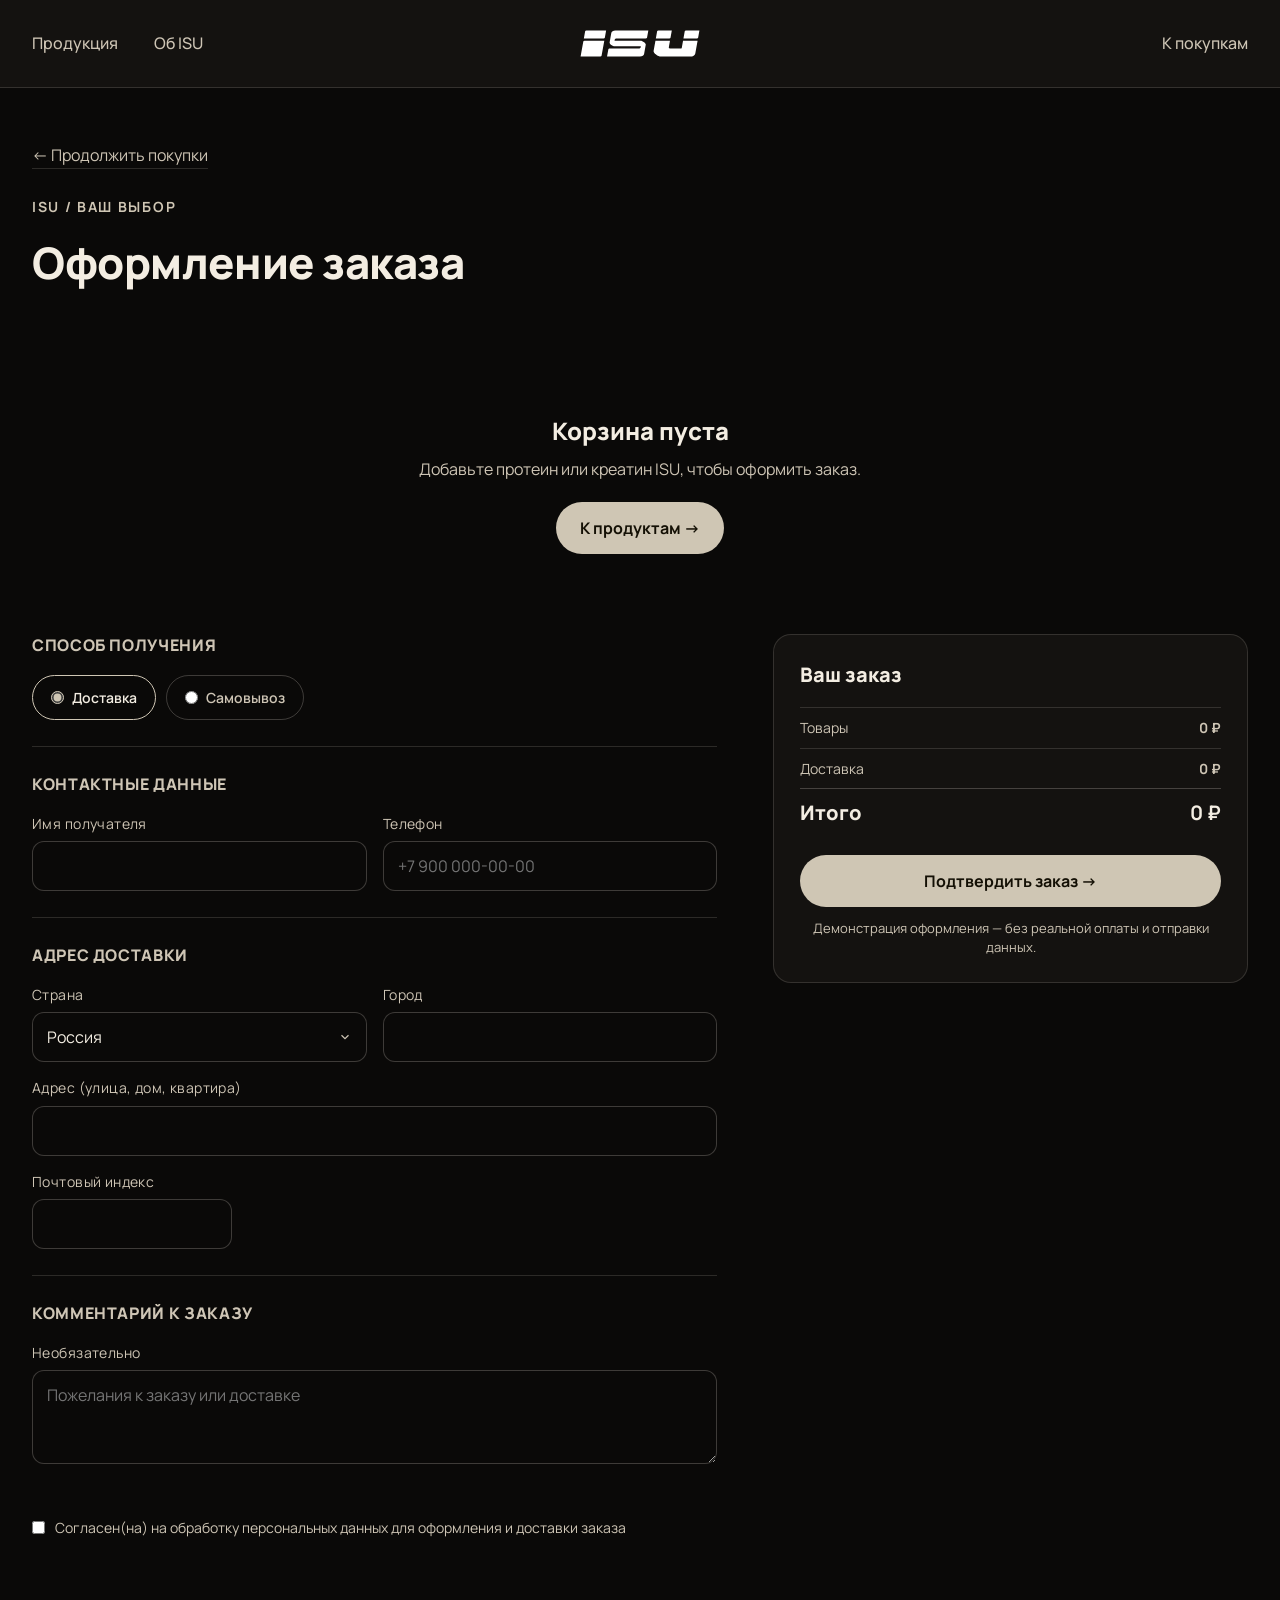
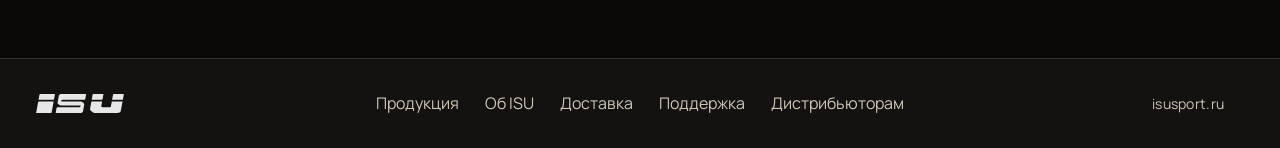
<file: checkout.html>
<!doctype html>
<html lang="ru">
<head>
<meta charset="utf-8" />
<meta name="viewport" content="width=device-width, initial-scale=1, maximum-scale=1, user-scalable=no" />
<title>Оформление заказа — ISU</title>
<meta name="description" content="ISU — оформление заказа. Демо-макет без реальной оплаты." />
<link rel="preconnect" href="https://fonts.googleapis.com" />
<link rel="preconnect" href="https://fonts.gstatic.com" crossorigin />
<link href="https://fonts.googleapis.com/css2?family=Manrope:wght@400;500;600;700;800&display=swap" rel="stylesheet" />
<style>
  :root{
    --bg:#0a0908;
    --bg-soft:#141210;
    --fg:#f3ede2;
    --fg-dim:#cec5b5;
    --line:rgba(243,237,226,.14);
    --line-strong:rgba(243,237,226,.22);
    --accent:#cfc6b4;
    --accent-dim:#b3a888;
    --ease:cubic-bezier(.16,.8,.24,1);
    --edge:max(32px, calc((100% - 1304px)/2 + 32px));
    /* единая шкала шрифтов: у каждого размера своя роль, промежуточных «полпикселей» нет */
    --fs-caption:13px;                   /* чипы, теги, пометки, мелкие примечания */
    --fs-label:14px;                     /* метки капсом, поля форм, второстепенный текст интерфейса */
    --fs-body:16px;                      /* основной текст, меню, кнопки, описания */
    --fs-lead:18px;                      /* вводные абзацы под заголовками, вопросы FAQ */
    --fs-h4:20px;                        /* названия карточек, цены, итоги */
    --fs-h3:24px;                        /* подзаголовки внутри секции, блоки на странице продукта */
    --fs-h2:clamp(28px,3.4vw,44px);      /* заголовки секций, названия страниц */
    --fs-h1:clamp(32px,4.4vw,60px);      /* главный экран и фраза-цитата */
  }
  @media(max-width:720px){:root{--edge:20px}}
  *{box-sizing:border-box;margin:0;padding:0}
  html{scroll-behavior:smooth}
  body{background:var(--bg);color:var(--fg);font-family:'Manrope',system-ui,sans-serif;line-height:1.4;-webkit-font-smoothing:antialiased;overflow-x:hidden}
  a{color:inherit;text-decoration:none}
  button{font-family:inherit;cursor:pointer}
  img{display:block;max-width:100%}
  svg{display:block}
  .wrap{max-width:1240px;margin:0 auto;padding:0 32px}
  @media(max-width:720px){.wrap{padding:0 20px}}
  .icon{width:20px;height:20px;stroke:currentColor;stroke-width:1.7;fill:none;stroke-linecap:round;stroke-linejoin:round}

  /* ---------- header (та же структура, что на главной) ---------- */
  .site-header{min-height:88px;padding:16px var(--edge);display:grid;grid-template-columns:1fr auto 1fr;align-items:center;gap:24px;background:var(--bg-soft);border-bottom:1px solid var(--line);position:relative;z-index:40}
  .site-header nav{display:flex;align-items:center;gap:36px}
  .site-header nav a{font-size:var(--fs-body);font-weight:500;color:var(--fg-dim);transition:color .25s var(--ease)}
  .site-header nav a:hover{color:var(--fg)}
  .site-logo{width:130px;justify-self:center}
  .site-logo img{width:100%;filter:brightness(0) invert(1)}
  .header-actions{display:flex;align-items:center;justify-content:flex-end;gap:26px}
  .header-actions > a{font-size:var(--fs-body);font-weight:500;color:var(--fg-dim);transition:color .25s var(--ease)}
  .header-actions > a:hover{color:var(--fg)}
  @media(max-width:760px){
    .site-header{padding:14px var(--edge);min-height:72px}
    .site-header > nav{display:none}
    .site-logo{width:104px}
  }

  /* ---------- shared ---------- */
  .kicker{font-size:var(--fs-label);letter-spacing:.12em;font-weight:700;color:var(--accent);text-transform:uppercase;margin-bottom:16px}
  .btn{display:inline-flex;align-items:center;gap:10px;background:var(--accent);color:#141005;font-weight:700;font-size:var(--fs-body);padding:15px 24px;border:0;border-radius:99px;transition:transform .4s var(--ease),background .3s var(--ease)}
  .btn:hover{transform:translateY(-2px);background:#f3ede2}
  .btn.full{width:100%;justify-content:center}
  .btn:disabled{opacity:.5;cursor:not-allowed;transform:none}

  /* ---------- checkout page ---------- */
  .checkout{max-width:1304px;padding-top:56px;padding-bottom:120px}
  .back-link{display:inline-block;font-size:var(--fs-body);color:var(--fg-dim);margin-bottom:28px;border-bottom:1px solid var(--line);padding-bottom:2px;transition:color .25s var(--ease)}
  .back-link:hover{color:var(--fg)}
  .checkout h1{font-size:var(--fs-h2);font-weight:800;letter-spacing:-.01em;margin-bottom:40px}

  .checkout-grid{display:grid;grid-template-columns:1.3fr .9fr;gap:56px;align-items:start}
  @media(max-width:900px){.checkout-grid{grid-template-columns:1fr;gap:40px}}

  .checkout-form section{padding:26px 0;border-top:1px solid var(--line)}
  .checkout-form section:first-child{border-top:0;padding-top:0}
  .checkout-form h2{font-size:var(--fs-body);font-weight:800;margin-bottom:18px;text-transform:uppercase;letter-spacing:.04em;color:var(--fg-dim)}

  .delivery-toggle{display:flex;gap:10px;flex-wrap:wrap}
  .delivery-toggle label{
    display:flex;align-items:center;gap:8px;border:1px solid var(--line-strong);border-radius:99px;
    padding:12px 18px;font-size:var(--fs-label);font-weight:600;cursor:pointer;transition:border-color .25s var(--ease),color .25s var(--ease);color:var(--fg-dim);
  }
  .delivery-toggle label:has(input:checked){border-color:var(--accent);color:var(--fg)}
  .delivery-toggle input{accent-color:var(--accent)}

  .field-grid{display:grid;grid-template-columns:1fr 1fr;gap:16px;margin-top:16px}
  @media(max-width:520px){.field-grid{grid-template-columns:1fr}}
  .field{display:flex;flex-direction:column;gap:8px;margin-top:16px}
  .field-grid .field{margin-top:0}
  .field span{font-size:var(--fs-label);color:var(--fg-dim);letter-spacing:.03em}
  .field input,.field select,.field textarea{
    background:var(--bg);border:1px solid var(--line-strong);border-radius:12px;padding:13px 14px;
    color:var(--fg);font-size:var(--fs-body);font-family:inherit;width:100%;
  }
  .field textarea{resize:vertical;min-height:80px}
  .field input:focus,.field select:focus,.field textarea:focus{outline:none;border-color:var(--accent)}
  .field select{appearance:none;background-image:url('data:image/svg+xml;utf8,<svg xmlns="http://www.w3.org/2000/svg" width="14" height="14" viewBox="0 0 24 24" fill="none" stroke="%23cec5b5" stroke-width="2"><polyline points="6 9 12 15 18 9"/></svg>');background-repeat:no-repeat;background-position:right 14px center}

  .pickup-note{font-size:var(--fs-label);color:var(--fg-dim);background:var(--bg-soft);border:1px solid var(--line);border-radius:12px;padding:16px}

  .consent{display:flex;align-items:flex-start;gap:10px;font-size:var(--fs-label);color:var(--fg-dim);margin-top:28px;cursor:pointer}
  .consent input{margin-top:3px;accent-color:var(--accent)}

  /* order summary */
  .order-summary{background:var(--bg-soft);border:1px solid var(--line);border-radius:18px;padding:26px}
  .order-summary h2{font-size:var(--fs-h4);font-weight:800;margin-bottom:18px}
  .summary-line{display:grid;grid-template-columns:40px 1fr auto;gap:12px;align-items:center;padding:10px 0}
  .summary-line + .summary-line{border-top:1px solid var(--line)}
  .summary-thumb{width:40px;height:60px;border-radius:9px;overflow:hidden;background:transparent;position:relative}
  .summary-thumb img{position:absolute;left:0;bottom:0;width:300%;max-width:none;transform:translate(0,0)}
  .summary-thumb img.single{position:static;width:82%;height:82%;margin:9%;object-fit:contain;transform:none}
  .summary-main a{font-size:var(--fs-label);font-weight:700}
  .summary-main p{font-size:var(--fs-caption);color:var(--fg-dim);margin-top:2px}
  .summary-line b{font-size:var(--fs-label);font-weight:800;white-space:nowrap}
  .total-row{display:flex;align-items:center;justify-content:space-between;font-size:var(--fs-label);color:var(--fg-dim);padding:10px 0;border-top:1px solid var(--line)}
  .total-row.grand{color:var(--fg);font-size:var(--fs-h4);font-weight:800;border-top:1px solid var(--line-strong)}
  .order-summary .btn{margin-top:18px}
  .summary-note{font-size:var(--fs-caption);color:var(--fg-dim);margin-top:12px;text-align:center}

  .empty-state{text-align:center;padding:80px 0;color:var(--fg-dim)}
  .empty-state h2{color:var(--fg);font-size:var(--fs-h3);font-weight:800;margin-bottom:10px}
  .empty-state .btn{margin-top:22px}

  /* order done */
  .order-done{text-align:center;padding:60px 0;max-width:520px;margin:0 auto}
  .done-icon{width:64px;height:64px;border-radius:50%;background:rgba(207,198,180,.15);color:var(--accent);display:flex;align-items:center;justify-content:center;margin:0 auto 24px}
  .order-done h1{font-size:var(--fs-h2);font-weight:800;margin-bottom:14px}
  .order-done p{color:var(--fg-dim);font-size:var(--fs-body);line-height:1.6}
  .order-done b{color:var(--fg)}
  .order-done .btn{margin-top:30px}

  /* ---------- footer ---------- */
  .site-footer{padding:26px var(--edge);display:flex;align-items:center;justify-content:space-between;gap:40px;min-height:90px;border-top:1px solid var(--line);flex-wrap:wrap;background:var(--bg-soft)}
  .site-footer > a{width:96px;flex-shrink:0}
  .site-footer img{width:100%;filter:brightness(0) invert(1);opacity:.9}
  .site-footer nav{display:flex;align-items:center;gap:26px;font-size:var(--fs-body);color:var(--fg-dim);flex-wrap:wrap}
  .site-footer nav a:hover{color:var(--fg)}
  .footer-domain{font-size:var(--fs-label);color:var(--fg-dim);letter-spacing:.02em;transition:color .25s var(--ease)}
  .footer-domain:hover{color:var(--accent)}
  @media(max-width:600px){.site-footer{padding:22px var(--edge);justify-content:flex-start}}
</style>
</head>
<body>

  <header class="site-header">
    <nav aria-label="Основная навигация">
      <a href="index.html#products">Продукция</a>
      <a href="index.html#story">Об ISU</a>
    </nav>
    <a href="index.html" class="site-logo" aria-label="ISU — главная"><img src="assets/isu-logo.svg" alt="ISU" /></a>
    <div class="header-actions">
      <a href="index.html#products">К покупкам</a>
    </div>
  </header>

  <main id="main-content">
  <section class="checkout wrap">
    <a class="back-link" href="index.html#products">← Продолжить покупки</a>
    <p class="kicker">ISU / Ваш выбор</p>
    <h1>Оформление заказа</h1>

    <div id="checkoutEmpty" class="empty-state" hidden>
      <h2>Корзина пуста</h2>
      <p>Добавьте протеин или креатин ISU, чтобы оформить заказ.</p>
      <a class="btn" href="index.html#products">К продуктам →</a>
    </div>

    <div id="checkoutContent" class="checkout-grid" hidden>
      <form class="checkout-form" id="checkoutForm">
        <section>
          <h2>Способ получения</h2>
          <div class="delivery-toggle">
            <label><input type="radio" name="delivery" value="delivery" checked /> Доставка</label>
            <label><input type="radio" name="delivery" value="pickup" /> Самовывоз</label>
          </div>
        </section>

        <section>
          <h2>Контактные данные</h2>
          <div class="field-grid">
            <label class="field"><span>Имя получателя</span><input type="text" name="name" required minlength="2" /></label>
            <label class="field"><span>Телефон</span><input type="tel" name="phone" placeholder="+7 900 000-00-00" required /></label>
          </div>
        </section>

        <section id="addressSection">
          <h2>Адрес доставки</h2>
          <div class="field-grid">
            <label class="field">
              <span>Страна</span>
              <select name="country">
                <option>Россия</option>
                <option>Беларусь</option>
                <option>Казахстан</option>
                <option>Армения</option>
                <option>Кыргызстан</option>
                <option>Узбекистан</option>
                <option>Таджикистан</option>
                <option>Азербайджан</option>
                <option>Молдова</option>
              </select>
            </label>
            <label class="field"><span>Город</span><input type="text" name="city" required /></label>
          </div>
          <label class="field"><span>Адрес (улица, дом, квартира)</span><input type="text" name="address" required /></label>
          <label class="field"><span>Почтовый индекс</span><input type="text" name="postal" required style="max-width:200px" /></label>
        </section>

        <section id="pickupSection" hidden>
          <h2>Самовывоз</h2>
          <p class="pickup-note">г. Махачкала — точный адрес пункта выдачи подтвердит менеджер после оформления заказа.</p>
        </section>

        <section>
          <h2>Комментарий к заказу</h2>
          <label class="field"><span>Необязательно</span><textarea name="comment" rows="3" placeholder="Пожелания к заказу или доставке"></textarea></label>
        </section>

        <label class="consent">
          <input type="checkbox" name="consent" required />
          Согласен(на) на обработку персональных данных для оформления и доставки заказа
        </label>
      </form>

      <aside class="order-summary">
        <h2>Ваш заказ</h2>
        <div id="summaryLines"></div>
        <div class="total-row"><span>Товары</span><b id="summarySubtotal">0 ₽</b></div>
        <div class="total-row"><span>Доставка</span><b id="summaryShipping">0 ₽</b></div>
        <div class="total-row grand"><span>Итого</span><b id="summaryTotal">0 ₽</b></div>
        <button type="submit" form="checkoutForm" class="btn full">Подтвердить заказ →</button>
        <p class="summary-note">Демонстрация оформления — без реальной оплаты и отправки данных.</p>
      </aside>
    </div>

    <div id="checkoutDone" class="order-done" hidden>
      <span class="done-icon"><svg class="icon" viewBox="0 0 24 24" width="30" height="30"><polyline points="20 6 9 17 4 12"/></svg></span>
      <p class="kicker">Заказ оформлен</p>
      <h1>Спасибо! Заказ принят.</h1>
      <p>Номер заказа <b id="orderNumber">ISU-000000</b>. Мы свяжемся с вами по указанному телефону, чтобы подтвердить детали.</p>
      <a class="btn" href="index.html">На главную →</a>
    </div>
  </section>
  </main>

  <footer class="site-footer">
    <a href="index.html" aria-label="ISU — главная"><img src="assets/isu-logo.svg" alt="ISU" /></a>
    <nav aria-label="Навигация внизу страницы">
      <a href="index.html#products">Продукция</a>
      <a href="index.html#story">Об ISU</a>
      <a href="index.html#delivery">Доставка</a>
      <a href="index.html#support">Поддержка</a>
      <a href="index.html#support">Дистрибьюторам</a>
    </nav>
    <a class="footer-domain" href="https://isusport.ru" target="_blank" rel="noopener">isusport.ru</a>
  </footer>

  <script>
    var PRODUCTS = {
      protein: { name: 'Протеин ISU', format: '900 г', price: 3900, image: 'assets/protein-cutout.png', flavours: ['Шоколад', 'Ваниль', 'Клубника'] },
      creatine: { name: 'Креатин ISU', format: '20 стиков', price: 2400, image: 'assets/creatine-cutout.png', single: true }
    };
    var money = function (n) { return new Intl.NumberFormat('ru-RU', { maximumFractionDigits: 0 }).format(n) + ' ₽'; };
    var SHIPPING_FEE = 450;
    var CART_KEY = 'isu-v2-mock-cart';
    var cart = [];
    try { cart = JSON.parse(localStorage.getItem(CART_KEY) || '[]'); } catch (e) { cart = []; }

    function thumbImg(productId, variant) {
      var p = PRODUCTS[productId];
      if (p.single) return '<img class="single" src="' + p.image + '" alt="">';
      var idx = p.flavours.indexOf(variant);
      var shift = (Math.max(0, idx) * 100 / 3);
      return '<img src="' + p.image + '" alt="" style="transform:translate(-' + shift + '%,0)">';
    }

    var emptyEl = document.getElementById('checkoutEmpty');
    var contentEl = document.getElementById('checkoutContent');
    var doneEl = document.getElementById('checkoutDone');

    if (!cart.length) {
      emptyEl.hidden = false;
    } else {
      contentEl.hidden = false;
      document.getElementById('summaryLines').innerHTML = cart.map(function (line) {
        var p = PRODUCTS[line.productId];
        return '<div class="summary-line">' +
          '<div class="summary-thumb">' + thumbImg(line.productId, line.variant) + '</div>' +
          '<div class="summary-main"><a href="index.html#products">' + p.name + '</a><p>' + line.variant + ' · ' + line.quantity + ' шт.</p></div>' +
          '<b>' + money(p.price * line.quantity) + '</b>' +
        '</div>';
      }).join('');

      var subtotal = cart.reduce(function (s, l) { return s + PRODUCTS[l.productId].price * l.quantity; }, 0);
      var subtotalEl = document.getElementById('summarySubtotal');
      var shippingEl = document.getElementById('summaryShipping');
      var totalEl = document.getElementById('summaryTotal');
      subtotalEl.textContent = money(subtotal);

      function updateShipping() {
        var isDelivery = document.querySelector('input[name="delivery"]:checked').value === 'delivery';
        var shipping = isDelivery ? SHIPPING_FEE : 0;
        shippingEl.textContent = money(shipping);
        totalEl.textContent = money(subtotal + shipping);
        document.getElementById('addressSection').hidden = !isDelivery;
        document.getElementById('pickupSection').hidden = isDelivery;
        document.querySelectorAll('#addressSection input, #addressSection select').forEach(function (el) {
          if (el.tagName !== 'SELECT') el.required = isDelivery;
        });
      }
      document.querySelectorAll('input[name="delivery"]').forEach(function (r) { r.addEventListener('change', updateShipping); });
      updateShipping();

      document.getElementById('checkoutForm').addEventListener('submit', function (e) {
        e.preventDefault();
        var orderNumber = 'ISU-' + Math.floor(100000 + Math.random() * 900000);
        document.getElementById('orderNumber').textContent = orderNumber;
        contentEl.hidden = true;
        doneEl.hidden = false;
        try { localStorage.removeItem(CART_KEY); } catch (e2) {}
        window.scrollTo({ top: 0, behavior: 'smooth' });
      });
    }
  </script>
</body>
</html>
</file>
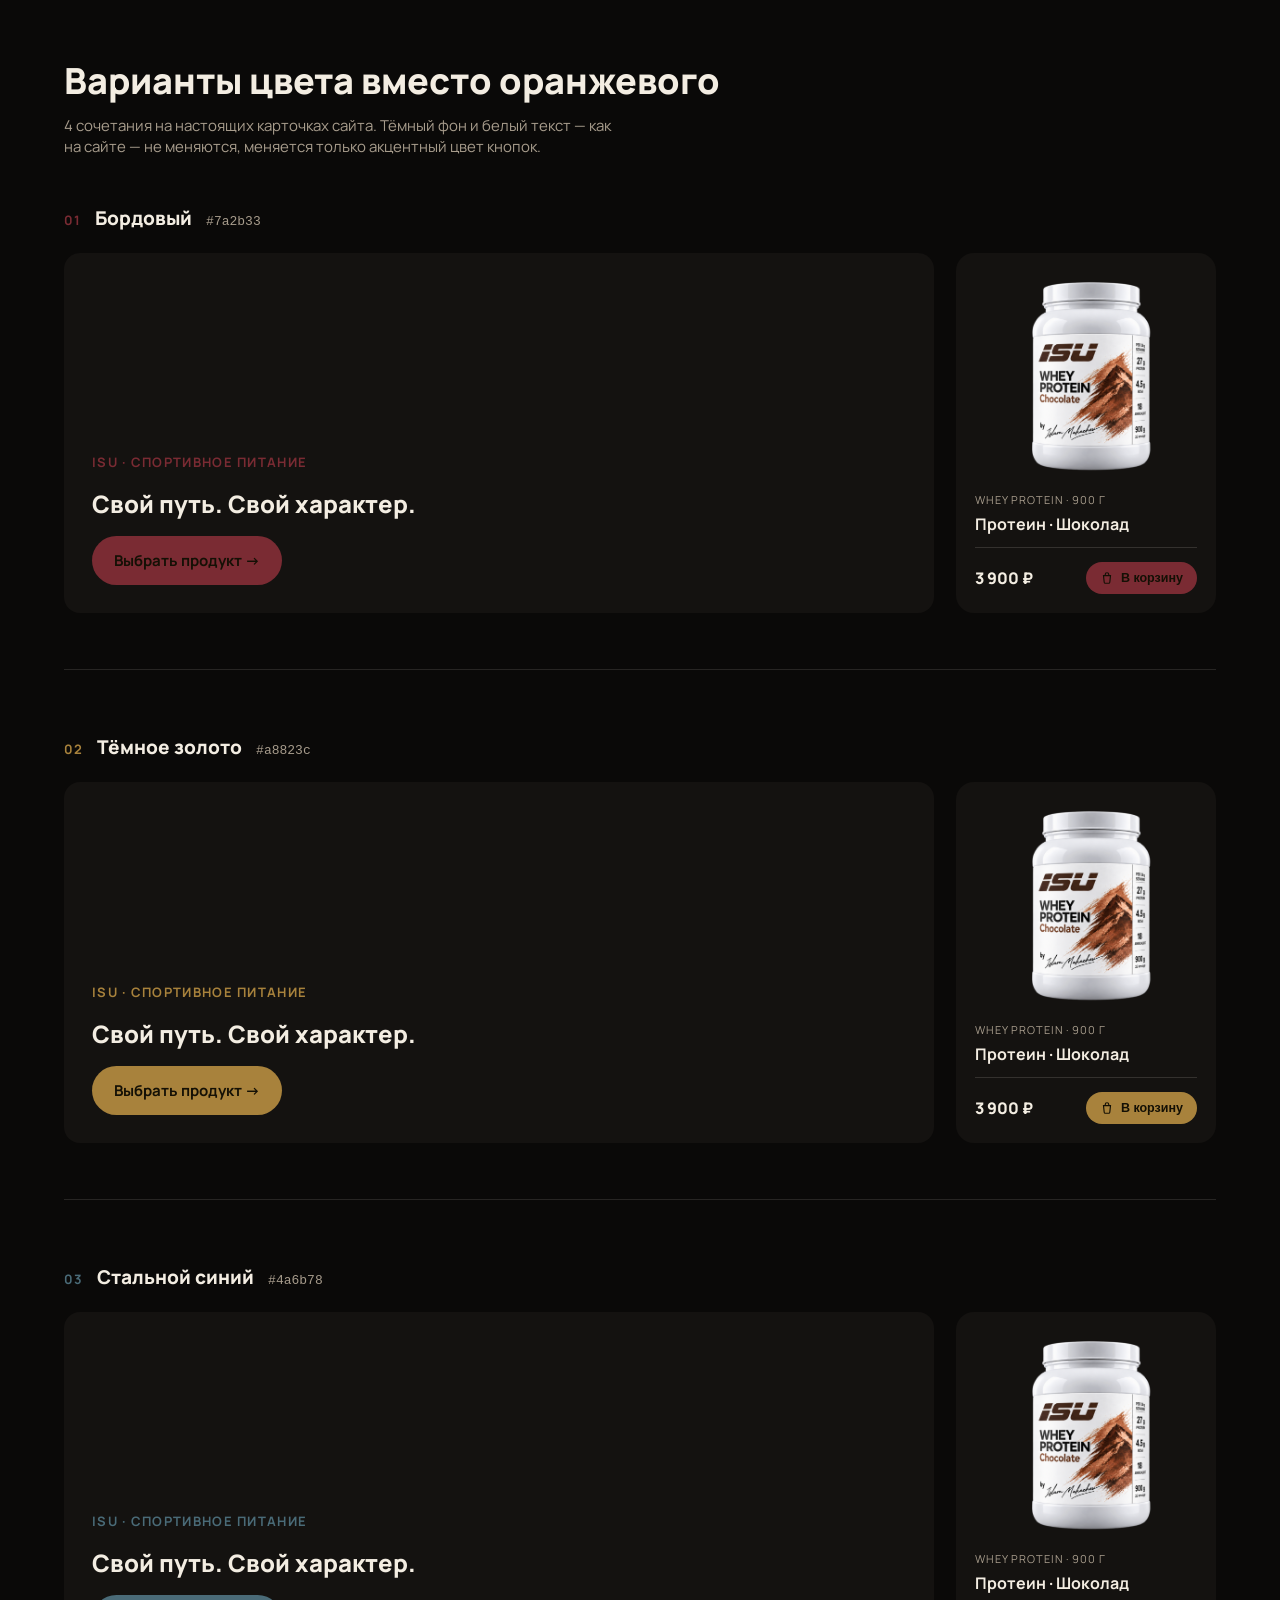
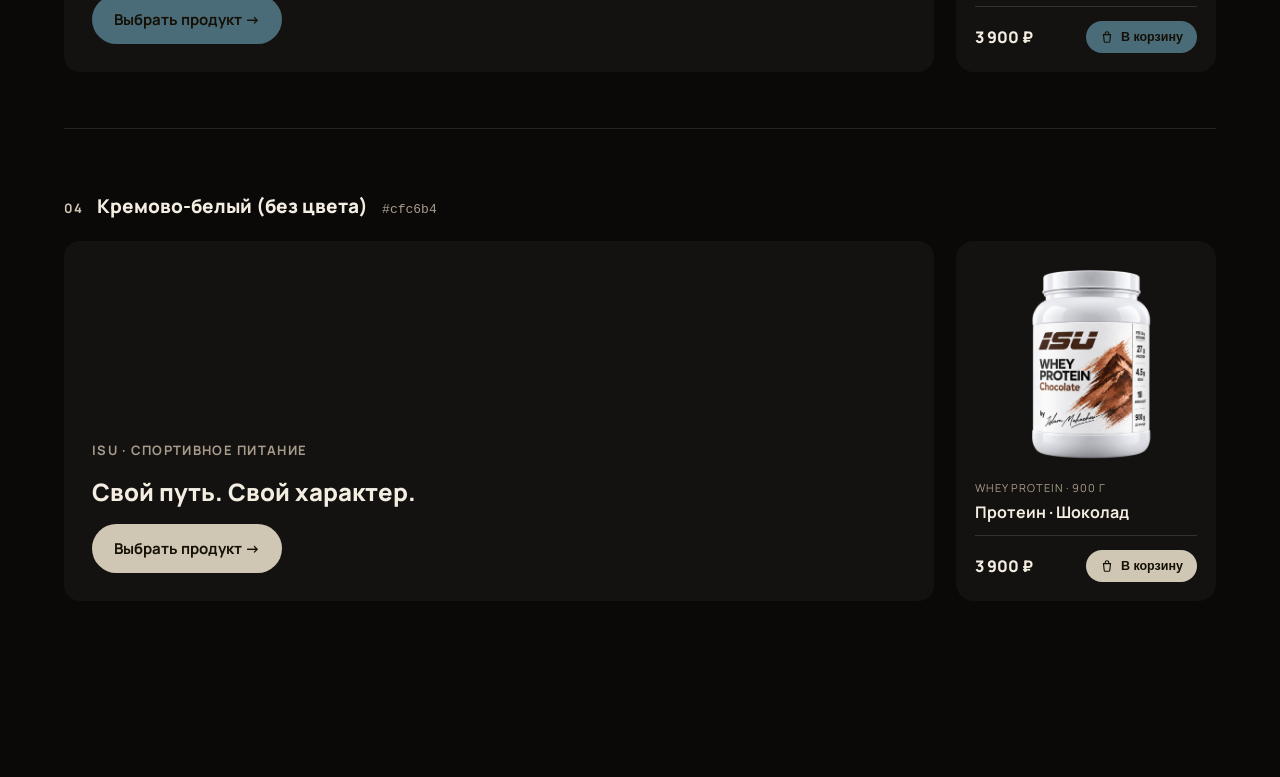
<file: color-options.html>
<!doctype html>
<html lang="ru">
<head>
<meta charset="utf-8" />
<meta name="viewport" content="width=device-width, initial-scale=1" />
<title>ISU — варианты цвета кнопок</title>
<link rel="preconnect" href="https://fonts.googleapis.com" />
<link rel="preconnect" href="https://fonts.gstatic.com" crossorigin />
<link href="https://fonts.googleapis.com/css2?family=Manrope:wght@400;500;600;700;800&display=swap" rel="stylesheet" />
<style>
  *{box-sizing:border-box;margin:0;padding:0}
  body{background:#0a0908;color:#f3ede2;font-family:'Manrope',system-ui,sans-serif;-webkit-font-smoothing:antialiased}
  .wrap{max-width:1200px;margin:0 auto;padding:56px 24px}
  .page-head{margin-bottom:48px}
  .page-head h1{font-size:clamp(26px,3.4vw,36px);font-weight:800;margin-bottom:10px}
  .page-head p{color:#a79c8c;font-size:15px;max-width:560px}

  .option{margin-bottom:64px;padding-bottom:56px;border-bottom:1px solid rgba(243,237,226,.12)}
  .option:last-child{border-bottom:0}
  .option-label{display:flex;align-items:baseline;gap:14px;margin-bottom:22px}
  .option-num{font-size:13px;font-weight:700;color:var(--accent);letter-spacing:.08em}
  .option-name{font-size:19px;font-weight:800}
  .option-hex{font-size:13px;color:#a79c8c;font-family:ui-monospace,monospace}

  .demo-row{display:flex;gap:22px;align-items:stretch;flex-wrap:wrap}

  .demo-hero{
    flex:1 1 340px;background:#141210;border-radius:16px;padding:28px;
    display:flex;flex-direction:column;justify-content:flex-end;gap:16px;min-height:180px;
  }
  .demo-hero p{font-size:13px;letter-spacing:.1em;text-transform:uppercase;color:var(--accent);font-weight:700}
  .demo-hero h2{font-size:24px;font-weight:800}
  .btn{
    display:inline-flex;align-items:center;gap:10px;background:var(--accent);color:#141005;
    font-weight:700;font-size:15px;padding:14px 22px;border:0;border-radius:99px;width:fit-content;
  }

  .demo-card{
    flex:0 0 260px;border:1px solid transparent;border-radius:18px;overflow:hidden;background:#141210;
    display:flex;flex-direction:column;padding-bottom:18px;
  }
  .demo-card:hover{border-color:var(--accent-soft, var(--accent))}
  .demo-media{width:53%;margin:18px auto 0;aspect-ratio:1768/2667;overflow:hidden;position:relative;border-radius:12px}
  .demo-media img{position:absolute;left:0;bottom:0;width:300%;height:auto;max-width:none}
  .demo-body{padding:14px 18px 0}
  .demo-eyebrow{font-size:11px;letter-spacing:.08em;text-transform:uppercase;color:#a79c8c;margin-bottom:6px}
  .demo-title{font-size:16px;font-weight:700;margin-bottom:14px;padding-bottom:12px;border-bottom:1px solid rgba(243,237,226,.14)}
  .demo-controls{display:flex;align-items:center;justify-content:space-between}
  .demo-price{font-size:16px;font-weight:800}
  .add-btn{
    display:inline-flex;align-items:center;gap:7px;background:var(--accent);color:#141005;font-weight:700;font-size:12.5px;
    padding:9px 14px;border:0;border-radius:99px;white-space:nowrap;
  }
  .bag{width:14px;height:14px}

  @media(max-width:640px){.demo-row{flex-direction:column}.demo-card{flex:1 1 auto}}
</style>
</head>
<body>
<div class="wrap">
  <div class="page-head">
    <h1>Варианты цвета вместо оранжевого</h1>
    <p>4 сочетания на настоящих карточках сайта. Тёмный фон и белый текст — как на сайте — не меняются, меняется только акцентный цвет кнопок.</p>
  </div>

  <div class="option" style="--accent:#7a2b33">
    <div class="option-label"><span class="option-num">01</span><span class="option-name">Бордовый</span><span class="option-hex">#7a2b33</span></div>
    <div class="demo-row">
      <div class="demo-hero"><p>ISU · спортивное питание</p><h2>Свой путь. Свой характер.</h2><a class="btn">Выбрать продукт →</a></div>
      <div class="demo-card">
        <div class="demo-media"><img src="assets/protein-cutout.png" alt="" /></div>
        <div class="demo-body">
          <p class="demo-eyebrow">Whey protein · 900 г</p>
          <p class="demo-title">Протеин · Шоколад</p>
          <div class="demo-controls"><span class="demo-price">3 900 ₽</span><button class="add-btn"><svg class="bag" viewBox="0 0 24 24" fill="none" stroke="currentColor" stroke-width="2"><path d="M6 8h12l-1.2 11.2a2 2 0 0 1-2 1.8H9.2a2 2 0 0 1-2-1.8L6 8Z"/><path d="M9 8V6a3 3 0 0 1 6 0v2"/></svg>В корзину</button></div>
        </div>
      </div>
    </div>
  </div>

  <div class="option" style="--accent:#a8823c">
    <div class="option-label"><span class="option-num">02</span><span class="option-name">Тёмное золото</span><span class="option-hex">#a8823c</span></div>
    <div class="demo-row">
      <div class="demo-hero"><p>ISU · спортивное питание</p><h2>Свой путь. Свой характер.</h2><a class="btn">Выбрать продукт →</a></div>
      <div class="demo-card">
        <div class="demo-media"><img src="assets/protein-cutout.png" alt="" /></div>
        <div class="demo-body">
          <p class="demo-eyebrow">Whey protein · 900 г</p>
          <p class="demo-title">Протеин · Шоколад</p>
          <div class="demo-controls"><span class="demo-price">3 900 ₽</span><button class="add-btn"><svg class="bag" viewBox="0 0 24 24" fill="none" stroke="currentColor" stroke-width="2"><path d="M6 8h12l-1.2 11.2a2 2 0 0 1-2 1.8H9.2a2 2 0 0 1-2-1.8L6 8Z"/><path d="M9 8V6a3 3 0 0 1 6 0v2"/></svg>В корзину</button></div>
        </div>
      </div>
    </div>
  </div>

  <div class="option" style="--accent:#4a6b78">
    <div class="option-label"><span class="option-num">03</span><span class="option-name">Стальной синий</span><span class="option-hex">#4a6b78</span></div>
    <div class="demo-row">
      <div class="demo-hero"><p>ISU · спортивное питание</p><h2>Свой путь. Свой характер.</h2><a class="btn">Выбрать продукт →</a></div>
      <div class="demo-card">
        <div class="demo-media"><img src="assets/protein-cutout.png" alt="" /></div>
        <div class="demo-body">
          <p class="demo-eyebrow">Whey protein · 900 г</p>
          <p class="demo-title">Протеин · Шоколад</p>
          <div class="demo-controls"><span class="demo-price">3 900 ₽</span><button class="add-btn"><svg class="bag" viewBox="0 0 24 24" fill="none" stroke="currentColor" stroke-width="2"><path d="M6 8h12l-1.2 11.2a2 2 0 0 1-2 1.8H9.2a2 2 0 0 1-2-1.8L6 8Z"/><path d="M9 8V6a3 3 0 0 1 6 0v2"/></svg>В корзину</button></div>
        </div>
      </div>
    </div>
  </div>

  <div class="option" style="--accent:#cfc6b4">
    <div class="option-label"><span class="option-num">04</span><span class="option-name">Кремово-белый (без цвета)</span><span class="option-hex">#cfc6b4</span></div>
    <div class="demo-row">
      <div class="demo-hero"><p style="color:#a79c8c">ISU · спортивное питание</p><h2>Свой путь. Свой характер.</h2><a class="btn">Выбрать продукт →</a></div>
      <div class="demo-card">
        <div class="demo-media"><img src="assets/protein-cutout.png" alt="" /></div>
        <div class="demo-body">
          <p class="demo-eyebrow">Whey protein · 900 г</p>
          <p class="demo-title">Протеин · Шоколад</p>
          <div class="demo-controls"><span class="demo-price">3 900 ₽</span><button class="add-btn"><svg class="bag" viewBox="0 0 24 24" fill="none" stroke="currentColor" stroke-width="2"><path d="M6 8h12l-1.2 11.2a2 2 0 0 1-2 1.8H9.2a2 2 0 0 1-2-1.8L6 8Z"/><path d="M9 8V6a3 3 0 0 1 6 0v2"/></svg>В корзину</button></div>
        </div>
      </div>
    </div>
  </div>

</div>
</body>
</html>
</file>
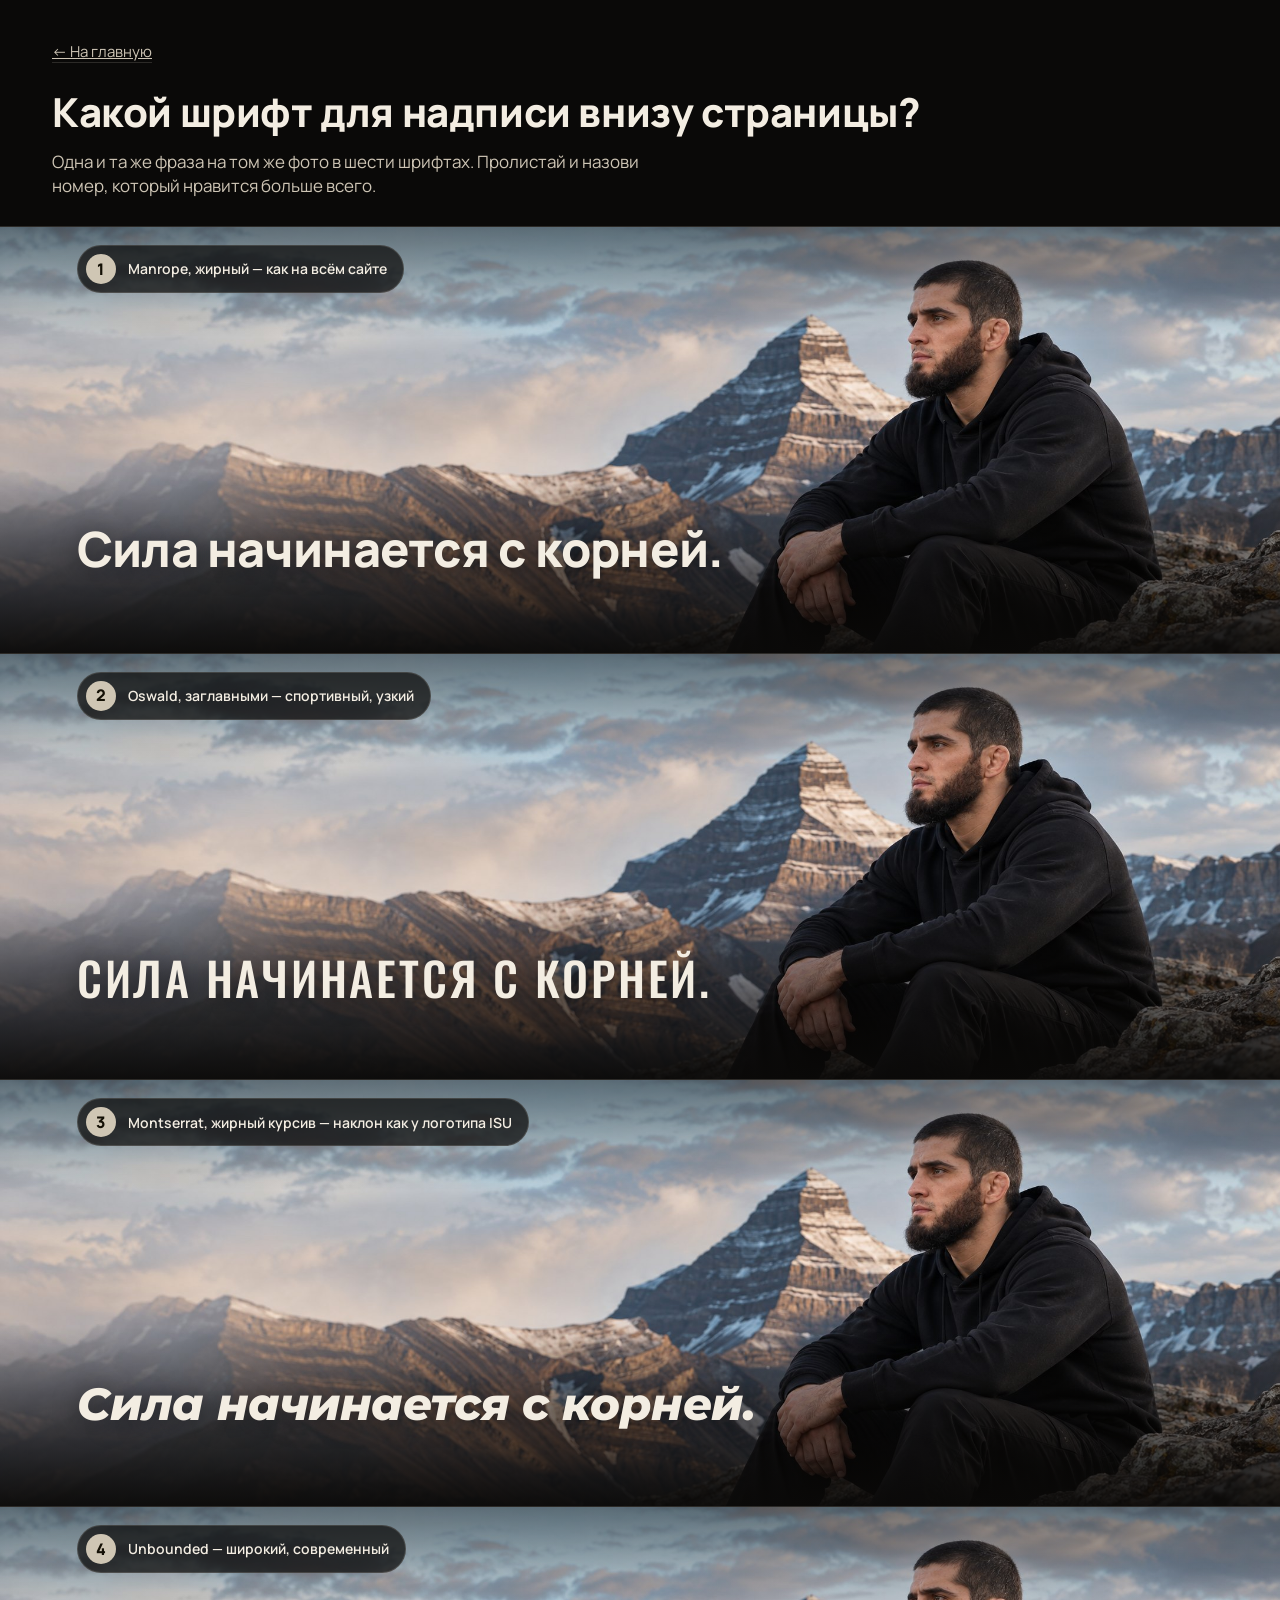
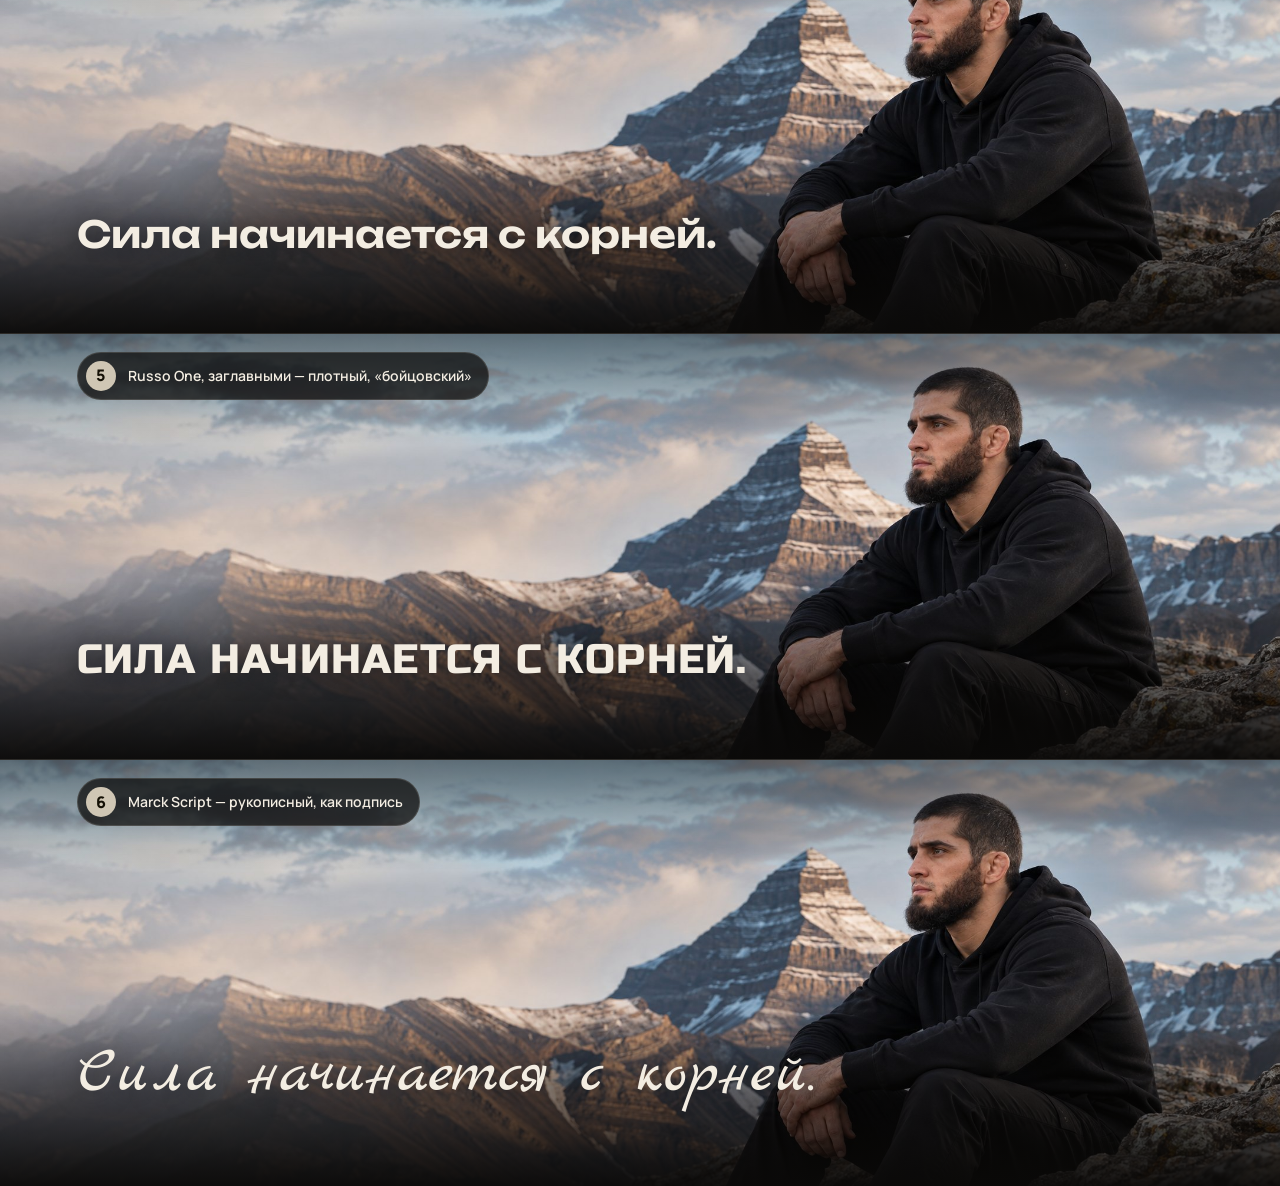
<file: font-options.html>
<!doctype html>
<html lang="ru">
<head>
<meta charset="utf-8" />
<meta name="viewport" content="width=device-width, initial-scale=1" />
<title>ISU — выбор шрифта для надписи</title>
<meta name="robots" content="noindex" />
<link rel="preconnect" href="https://fonts.googleapis.com" />
<link rel="preconnect" href="https://fonts.gstatic.com" crossorigin />
<link href="https://fonts.googleapis.com/css2?family=Manrope:wght@400;600;800&family=Oswald:wght@500&family=Montserrat:ital,wght@1,800&family=Unbounded:wght@600&family=Russo+One&family=Marck+Script&display=swap" rel="stylesheet" />
<style>
  :root{--bg:#0a0908;--bg-soft:#141210;--fg:#f3ede2;--fg-dim:#cec5b5;--line:rgba(243,237,226,.14);--accent:#cfc6b4}
  *{box-sizing:border-box;margin:0;padding:0}
  body{background:var(--bg);color:var(--fg);font-family:'Manrope',system-ui,sans-serif;line-height:1.4;-webkit-font-smoothing:antialiased}
  .top{max-width:1240px;margin:0 auto;padding:40px 32px 28px}
  .top a{color:var(--fg-dim);font-size:15px;border-bottom:1px solid var(--line)}
  .top h1{font-size:clamp(24px,3.4vw,40px);font-weight:800;margin:22px 0 10px;letter-spacing:-.01em}
  .top p{color:var(--fg-dim);font-size:17px;max-width:60ch}
  .opt{position:relative;display:flex;align-items:flex-end;overflow:hidden;aspect-ratio:3/1;min-height:220px;background:var(--bg);border-top:1px solid var(--line)}
  .opt-bg{position:absolute;inset:0;background:url('assets/islam-mountain.jpg') 92% center/cover no-repeat}
  .opt-scrim{position:absolute;inset:0;background:linear-gradient(180deg,rgba(10,9,8,.5) 0%,rgba(6,5,4,0) 26%,rgba(6,5,4,0) 58%,rgba(6,5,4,.55) 82%,rgba(10,9,8,.95) 100%)}
  .opt-label{position:absolute;top:18px;left:max(20px,6vw);z-index:3;display:inline-flex;align-items:center;gap:12px;padding:8px 16px 8px 8px;background:rgba(10,9,8,.72);border:1px solid var(--line);border-radius:99px;font-size:14px;font-weight:600;color:var(--fg)}
  .opt-label b{display:inline-flex;align-items:center;justify-content:center;width:30px;height:30px;border-radius:50%;background:var(--accent);color:#141005;font-size:16px;font-weight:800}
  .opt-quote{position:relative;z-index:2;padding:0 max(20px,6vw) 6%;color:var(--fg);text-shadow:0 2px 24px rgba(0,0,0,.55)}
  @media(max-width:720px){
    .top{padding:28px 20px 22px}
    .opt{aspect-ratio:auto;flex-direction:column;align-items:stretch;min-height:0;padding:0}
    .opt-bg,.opt-scrim{position:relative;inset:auto;height:56vw;margin:16px 16px 0;border-radius:18px}
    .opt-scrim{display:none}
    .opt-label{position:static;order:-1;align-self:flex-start;margin:18px 16px 0;border-radius:18px}
    .opt-bg{margin-top:12px}
    .opt-quote{padding:22px 20px 26px;text-shadow:none}
  }
</style>
</head>
<body>
  <div class="top">
    <a href="index.html">← На главную</a>
    <h1>Какой шрифт для надписи внизу страницы?</h1>
    <p>Одна и та же фраза на том же фото в шести шрифтах. Пролистай и назови номер, который нравится больше всего.</p>
  </div>

  <section class="opt">
    <div class="opt-bg"></div><div class="opt-scrim"></div>
    <span class="opt-label"><b>1</b> Manrope, жирный — как на всём сайте</span>
    <p class="opt-quote" style="font-family:'Manrope',sans-serif;font-weight:800;font-size:clamp(28px,3.8vw,54px);letter-spacing:-.015em;line-height:1.1">Сила начинается с корней.</p>
  </section>

  <section class="opt">
    <div class="opt-bg"></div><div class="opt-scrim"></div>
    <span class="opt-label"><b>2</b> Oswald, заглавными — спортивный, узкий</span>
    <p class="opt-quote" style="font-family:'Oswald',sans-serif;font-weight:500;font-size:clamp(28px,3.6vw,52px);letter-spacing:.06em;text-transform:uppercase;line-height:1.1">Сила начинается с корней.</p>
  </section>

  <section class="opt">
    <div class="opt-bg"></div><div class="opt-scrim"></div>
    <span class="opt-label"><b>3</b> Montserrat, жирный курсив — наклон как у логотипа ISU</span>
    <p class="opt-quote" style="font-family:'Montserrat',sans-serif;font-style:italic;font-weight:800;font-size:clamp(26px,3.5vw,50px);letter-spacing:-.01em;line-height:1.1">Сила начинается с корней.</p>
  </section>

  <section class="opt">
    <div class="opt-bg"></div><div class="opt-scrim"></div>
    <span class="opt-label"><b>4</b> Unbounded — широкий, современный</span>
    <p class="opt-quote" style="font-family:'Unbounded',sans-serif;font-weight:600;font-size:clamp(22px,2.9vw,42px);line-height:1.15">Сила начинается с корней.</p>
  </section>

  <section class="opt">
    <div class="opt-bg"></div><div class="opt-scrim"></div>
    <span class="opt-label"><b>5</b> Russo One, заглавными — плотный, «бойцовский»</span>
    <p class="opt-quote" style="font-family:'Russo One',sans-serif;font-size:clamp(24px,3.2vw,46px);letter-spacing:.03em;text-transform:uppercase;line-height:1.1">Сила начинается с корней.</p>
  </section>

  <section class="opt">
    <div class="opt-bg"></div><div class="opt-scrim"></div>
    <span class="opt-label"><b>6</b> Marck Script — рукописный, как подпись</span>
    <p class="opt-quote" style="font-family:'Marck Script',cursive;font-size:clamp(34px,5vw,72px);line-height:1.05">Сила начинается с корней.</p>
  </section>
</body>
</html>
</file>
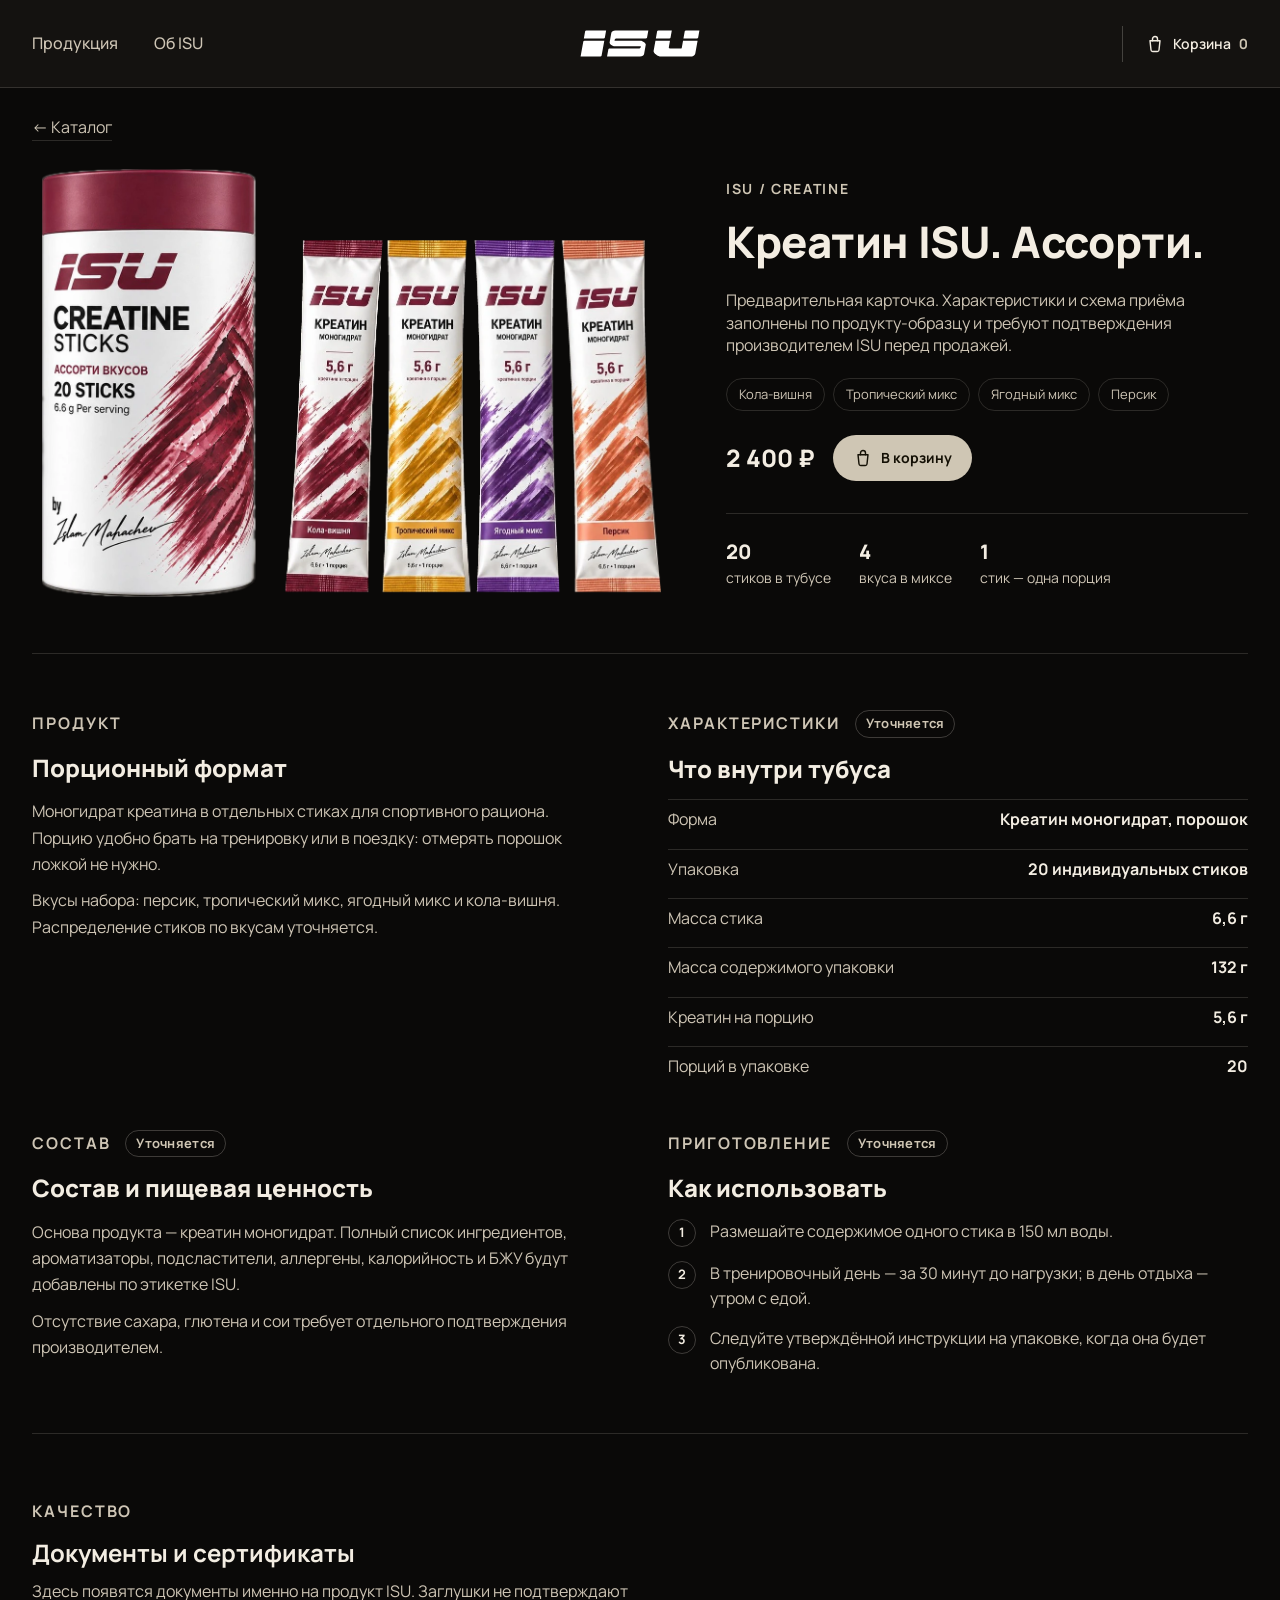
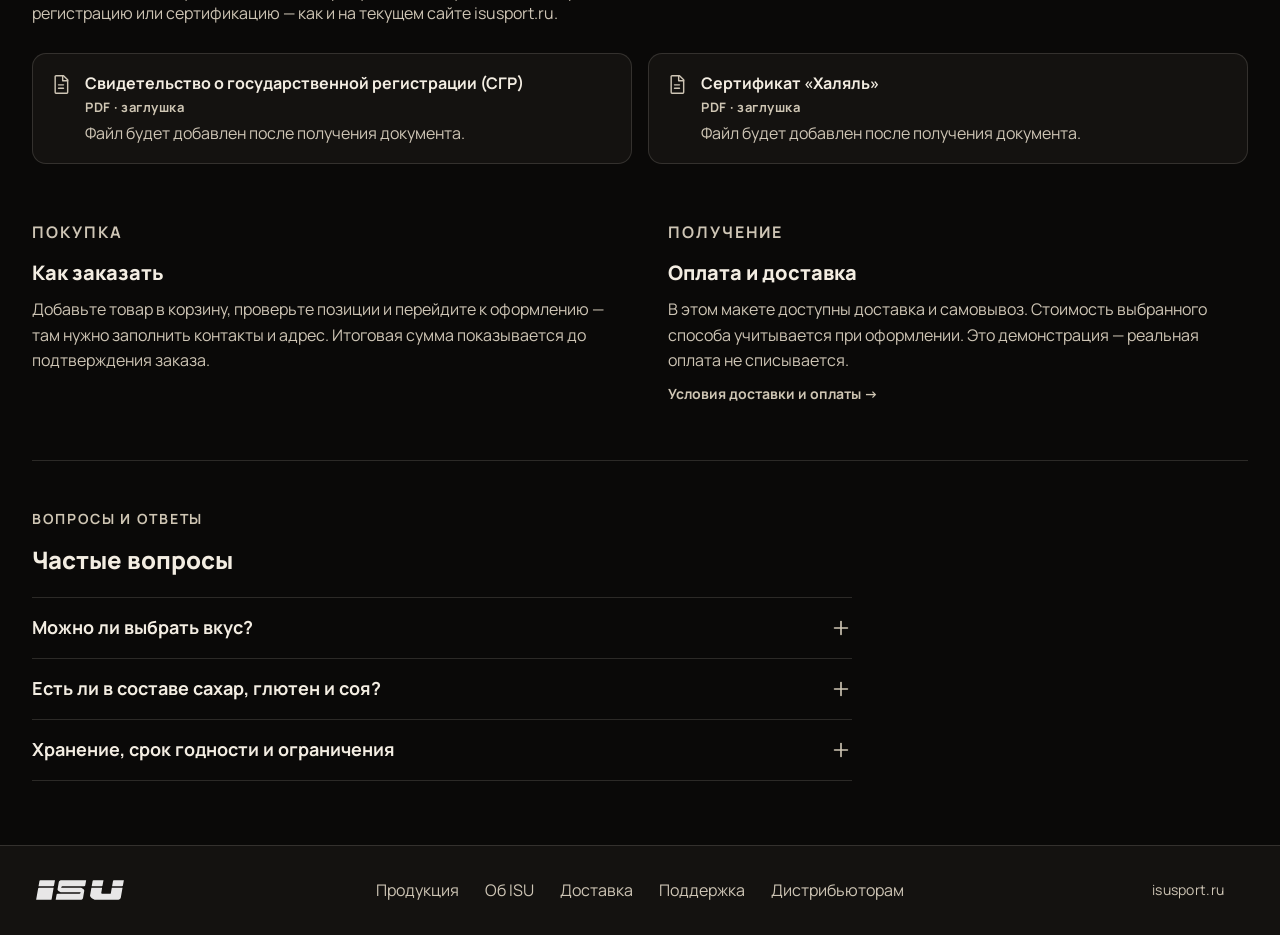
<file: product-creatine.html>
<!doctype html>
<html lang="ru">
<head>
<meta charset="utf-8" />
<meta name="viewport" content="width=device-width, initial-scale=1, maximum-scale=1, user-scalable=no" />
<meta name="theme-color" content="#141210" />
<title>Креатин ISU — 20 стиков</title>
<meta name="description" content="Креатин ISU — креатин моногидрат в стиках, ассорти из 4 вкусов." />
<link rel="preconnect" href="https://fonts.googleapis.com" />
<link rel="preconnect" href="https://fonts.gstatic.com" crossorigin />
<link href="https://fonts.googleapis.com/css2?family=Manrope:wght@400;500;600;700;800&display=swap" rel="stylesheet" />
<style>
  :root{
    --bg:#0a0908;--bg-soft:#141210;--fg:#f3ede2;--fg-dim:#cec5b5;
    --line:rgba(243,237,226,.14);--line-strong:rgba(243,237,226,.22);
    --accent:#cfc6b4;--ease:cubic-bezier(.16,.8,.24,1);
    --edge:max(32px, calc((100% - 1304px)/2 + 32px));
    /* единая шкала шрифтов: у каждого размера своя роль, промежуточных «полпикселей» нет */
    --fs-caption:13px;                   /* чипы, теги, пометки, мелкие примечания */
    --fs-label:14px;                     /* метки капсом, поля форм, второстепенный текст интерфейса */
    --fs-body:16px;                      /* основной текст, меню, кнопки, описания */
    --fs-lead:18px;                      /* вводные абзацы под заголовками, вопросы FAQ */
    --fs-h4:20px;                        /* названия карточек, цены, итоги */
    --fs-h3:24px;                        /* подзаголовки внутри секции, блоки на странице продукта */
    --fs-h2:clamp(28px,3.4vw,44px);      /* заголовки секций, названия страниц */
    --fs-h1:clamp(32px,4.4vw,60px);      /* главный экран и фраза-цитата */
  }
  @media(max-width:720px){:root{--edge:20px}}
  *{box-sizing:border-box;margin:0;padding:0}
  html{scroll-behavior:smooth}
  body{background:var(--bg);color:var(--fg);font-family:'Manrope',system-ui,sans-serif;line-height:1.4;-webkit-font-smoothing:antialiased;overflow-x:hidden}
  a{color:inherit;text-decoration:none}
  button{font-family:inherit;cursor:pointer}
  img{display:block;max-width:100%}
  svg{display:block}
  .wrap{max-width:1240px;margin:0 auto;padding:0 32px}
  @media(max-width:720px){.wrap{padding:0 20px}}
  .icon{width:20px;height:20px;stroke:currentColor;stroke-width:1.7;fill:none;stroke-linecap:round;stroke-linejoin:round}

  /* ---------- header ---------- */
  .site-header{min-height:88px;padding:16px var(--edge);display:grid;grid-template-columns:1fr auto 1fr;align-items:center;gap:24px;background:var(--bg-soft);border-bottom:1px solid var(--line);position:relative;z-index:40}
  .site-header nav{display:flex;align-items:center;gap:36px}
  .site-header nav a{font-size:var(--fs-body);font-weight:500;color:var(--fg-dim);transition:color .25s var(--ease)}
  .site-header nav a:hover{color:var(--fg)}
  .site-logo{width:130px;justify-self:center}
  .site-logo img{width:100%;filter:brightness(0) invert(1)}
  .header-actions{display:flex;align-items:center;justify-content:flex-end;gap:26px}
  .cart-btn{display:inline-flex;align-items:center;gap:8px;border:0;background:none;color:var(--fg);padding:8px 0 8px 22px;border-left:1px solid var(--line-strong);white-space:nowrap;font-size:var(--fs-label);font-weight:600}
  .cart-btn:hover{color:var(--accent)}
  .cart-btn b{color:var(--accent);font-weight:700;font-variant-numeric:tabular-nums}
  .mobile-menu{display:none}
  .mobile-menu > button{display:flex;align-items:center;gap:6px;background:none;border:0;color:var(--fg);padding:6px}
  .mobile-menu nav{position:absolute;top:100%;left:0;right:0;background:var(--bg-soft);border-top:1px solid var(--line);border-bottom:1px solid var(--line);padding:4px var(--edge) 10px;display:flex;flex-direction:column;box-shadow:0 18px 30px rgba(0,0,0,.4);z-index:41}
  .mobile-menu nav[hidden]{display:none}
  .mobile-menu nav a{padding:16px 0;border-top:1px solid var(--line);font-size:var(--fs-body)}
  .mobile-menu nav a:first-child{border-top:0}
  @media(max-width:760px){
    .site-header{padding:14px var(--edge);min-height:72px}
    .site-header > nav{display:none}
    .header-actions > a:not(.cart-btn){display:none}
    .mobile-menu{display:block}
    .site-logo{width:104px}
    .cart-btn{border:0;padding-left:0}
    .cart-btn span{display:none}
  }

  /* ---------- shared ---------- */
  .kicker{font-size:var(--fs-label);letter-spacing:.12em;font-weight:700;color:var(--accent);text-transform:uppercase;margin-bottom:14px}
  .btn{display:inline-flex;align-items:center;gap:10px;background:var(--accent);color:#141005;font-weight:700;font-size:var(--fs-body);padding:15px 24px;border:0;border-radius:99px;transition:transform .4s var(--ease),background .3s var(--ease)}
  @media(hover:hover) and (pointer:fine){.btn:hover{transform:translateY(-2px);background:#f3ede2}}
  .back-link{display:inline-block;font-size:var(--fs-body);color:var(--fg-dim);margin:28px 0;border-bottom:1px solid var(--line);padding-bottom:2px;transition:color .25s var(--ease)}
  .back-link:hover{color:var(--fg)}

  /* ---------- product hero ---------- */
  .pd{max-width:1304px;padding-top:0;padding-bottom:40px}
  .pd-hero{display:grid;grid-template-columns:1.1fr .9fr;gap:56px;align-items:center;padding-bottom:56px;border-bottom:1px solid var(--line)}
  @media(max-width:860px){.pd-hero{grid-template-columns:1fr;gap:32px}}
  .pd-media{max-width:620px;width:100%;margin:0 auto;display:flex;align-items:center;justify-content:center}
  .pd-media img{width:100%;height:auto;object-fit:contain}
  .pd-title{font-size:var(--fs-h2);font-weight:800;letter-spacing:-.01em;margin-bottom:16px}
  .pd-draft-note{color:var(--fg-dim);font-size:var(--fs-body);max-width:46ch;margin-bottom:22px}
  .assortment-list{display:flex;flex-wrap:wrap;gap:8px}
  .assortment-tag{font-size:var(--fs-caption);color:var(--fg-dim);border:1px solid var(--line);border-radius:99px;padding:6px 12px}
  .pd-buy-row{margin-top:24px;display:flex;align-items:center;gap:18px;flex-wrap:wrap}
  .pd-price{font-size:var(--fs-h3);font-weight:800}
  .add-btn{display:inline-flex;align-items:center;gap:8px;background:var(--accent);color:#141005;font-weight:700;font-size:var(--fs-label);padding:13px 20px;border:0;border-radius:99px;transition:transform .3s var(--ease),background .3s var(--ease);white-space:nowrap}
  @media(hover:hover) and (pointer:fine){.add-btn:hover{transform:translateY(-2px);background:#f3ede2}}
  .add-btn.is-added{background:#4b7a5a;color:#f3ede2}
  .pd-fact-strip{margin-top:32px;display:flex;gap:28px;flex-wrap:wrap;padding-top:24px;border-top:1px solid var(--line)}
  .pd-fact-strip strong{display:block;font-size:var(--fs-h4);font-weight:800}
  .pd-fact-strip span{font-size:var(--fs-label);color:var(--fg-dim)}

  /* ---------- knowledge grid ---------- */
  .pd-grid{display:grid;grid-template-columns:1fr 1fr;gap:44px 56px;padding:56px 0;border-bottom:1px solid var(--line)}
  @media(max-width:760px){.pd-grid{grid-template-columns:1fr;gap:40px}}
  .pd-grid h2{font-size:var(--fs-h3);font-weight:800;margin-bottom:14px}
  .pd-grid p{color:var(--fg-dim);font-size:var(--fs-body);line-height:1.65;margin-top:10px}
  .pd-grid p:first-of-type{margin-top:0}
  .pd-specs{margin-top:4px;display:flex;flex-direction:column;gap:10px}
  .pd-specs div{display:flex;justify-content:space-between;gap:12px;font-size:var(--fs-body);padding:8px 0;border-top:1px solid var(--line)}
  .pd-specs dt{color:var(--fg-dim)}
  .pd-specs dd{font-weight:700}
  .pd-steps{margin-top:4px;display:flex;flex-direction:column;gap:14px;counter-reset:step}
  .pd-steps li{list-style:none;display:flex;gap:14px;font-size:var(--fs-body);color:var(--fg-dim);line-height:1.6}
  .pd-steps li::before{counter-increment:step;content:counter(step);flex-shrink:0;width:26px;height:26px;border-radius:50%;border:1px solid var(--line-strong);display:flex;align-items:center;justify-content:center;font-size:var(--fs-caption);font-weight:700;color:var(--fg)}

  /* ---------- documents ---------- */
  .pd-documents{padding:56px 0}
  .pd-documents > p{color:var(--fg-dim);font-size:var(--fs-body);max-width:60ch;margin-top:10px}
  .pd-document-grid{margin-top:28px;display:grid;grid-template-columns:1fr 1fr;gap:16px}
  @media(max-width:700px){.pd-document-grid{grid-template-columns:1fr}}
  .pd-document{display:flex;gap:14px;align-items:flex-start;border:1px solid var(--line);border-radius:14px;padding:18px;background:var(--bg-soft)}
  .pd-document svg{color:var(--fg-dim);flex-shrink:0;margin-top:2px}
  .pd-document h4{font-size:var(--fs-body);font-weight:700}
  .pd-document .doc-tag{display:block;font-size:var(--fs-caption);color:var(--accent);font-weight:700;letter-spacing:.04em;margin-top:4px}
  .pd-document p{font-size:var(--fs-body);color:var(--fg-dim);margin-top:6px}

  /* ---------- purchase info + more ---------- */
  .pd-more-grid{display:grid;grid-template-columns:1fr 1fr;gap:44px 56px;padding-bottom:56px;border-bottom:1px solid var(--line)}
  @media(max-width:760px){.pd-more-grid{grid-template-columns:1fr;gap:32px}}
  .pd-more-grid h2{font-size:var(--fs-h4);font-weight:800;margin-bottom:10px}
  .pd-more-grid p{color:var(--fg-dim);font-size:var(--fs-body);line-height:1.6}
  .chip{display:inline-block;margin-left:10px;padding:2px 10px;font-size:var(--fs-caption);font-weight:700;letter-spacing:.02em;text-transform:none;color:var(--accent);border:1px solid var(--line-strong);border-radius:99px;vertical-align:1px}
  .pd-more-grid a{display:inline-flex;align-items:center;gap:6px;margin-top:10px;font-size:var(--fs-label);font-weight:700;color:var(--accent)}

  /* ---------- footer ---------- */
  .site-footer{padding:26px var(--edge);display:flex;align-items:center;justify-content:space-between;gap:40px;min-height:90px;border-top:1px solid var(--line);flex-wrap:wrap;background:var(--bg-soft)}
  .site-footer > a{width:96px;flex-shrink:0}
  .site-footer img{width:100%;filter:brightness(0) invert(1);opacity:.9}
  .site-footer nav{display:flex;align-items:center;gap:26px;font-size:var(--fs-body);color:var(--fg-dim);flex-wrap:wrap}
  .site-footer nav a:hover{color:var(--fg)}
  .footer-domain{font-size:var(--fs-label);color:var(--fg-dim);letter-spacing:.02em}
  .footer-domain:hover{color:var(--accent)}
  @media(max-width:600px){.site-footer{padding:22px var(--edge);justify-content:flex-start}}

  /* ---------- cart drawer ---------- */
  .cart-overlay{position:fixed;inset:0;background:rgba(6,5,4,.6);z-index:90;opacity:0;pointer-events:none;transition:opacity .35s var(--ease)}
  .cart-overlay.is-open{opacity:1;pointer-events:auto}
  .cart-drawer{position:fixed;top:0;right:0;bottom:0;width:min(440px,100vw);z-index:91;background:var(--bg-soft);border-left:1px solid var(--line);display:flex;flex-direction:column;padding:26px 24px 24px;transform:translateX(100%);transition:transform .45s var(--ease)}
  .cart-drawer.is-open{transform:translateX(0)}
  .cart-drawer-head{display:flex;align-items:flex-start;justify-content:space-between;gap:12px}
  .cart-drawer-head button{background:none;border:0;color:var(--fg)}
  .cart-drawer-head h2{font-size:var(--fs-h3);font-weight:800;margin-top:6px}
  .cart-drawer-head h2 span{color:var(--fg-dim);font-weight:600;font-size:var(--fs-body)}
  .cart-lines{margin-top:24px;overflow-y:auto;flex:1;display:flex;flex-direction:column;gap:18px}
  .cart-line{display:grid;grid-template-columns:54px 1fr auto;gap:14px;align-items:center}
  .cart-thumb{width:54px;height:81px;border-radius:10px;overflow:hidden;background:transparent;position:relative}
  .cart-thumb img{position:absolute;left:0;bottom:0;width:300%;max-width:none;transform:translate(0,0)}
  .cart-thumb img.single{position:static;width:82%;height:82%;margin:9%;object-fit:contain;transform:none}
  .cart-line-main a{font-size:var(--fs-label);font-weight:700}
  .cart-line-main p{font-size:var(--fs-caption);color:var(--fg-dim);margin-top:2px}
  .cart-line-qty{display:flex;align-items:center;gap:2px;margin-top:8px;border:1px solid var(--line-strong);border-radius:99px;padding:3px;width:max-content}
  .cart-line-qty button{width:24px;height:24px;border-radius:50%;border:0;background:none;color:var(--fg);display:flex;align-items:center;justify-content:center}
  .cart-line-qty button:hover{background:var(--line)}
  .cart-line-qty button:disabled{opacity:.35;cursor:not-allowed}
  .cart-line-qty span{min-width:1.6ch;text-align:center;font-size:var(--fs-caption);font-weight:700}
  .cart-line-end{display:flex;flex-direction:column;align-items:flex-end;gap:10px}
  .cart-line-end b{font-size:var(--fs-label);font-weight:800}
  .cart-line-end button{background:none;border:0;color:var(--fg-dim)}
  .cart-line-end button:hover{color:var(--accent)}
  .cart-empty{flex:1;display:flex;flex-direction:column;align-items:center;justify-content:center;text-align:center;gap:14px;color:var(--fg-dim);padding:40px 0}
  .cart-empty h3{color:var(--fg);font-size:var(--fs-h4);font-weight:800}
  .cart-bottom{border-top:1px solid var(--line);padding-top:18px;margin-top:18px;display:flex;flex-direction:column;gap:12px}
  .cart-promo{display:flex;gap:8px}
  .cart-promo input{flex:1;min-width:0;background:var(--bg);border:1px solid var(--line-strong);border-radius:99px;padding:12px 16px;color:var(--fg);font-size:var(--fs-body);font-family:inherit}
  .cart-promo input::placeholder{color:var(--fg-dim)}
  .cart-promo input:focus{outline:none;border-color:var(--accent)}
  .cart-promo button{background:none;border:1px solid var(--line-strong);border-radius:99px;padding:12px 18px;color:var(--fg);font-weight:700;font-size:var(--fs-label);white-space:nowrap}
  .cart-promo button:hover{border-color:var(--accent);color:var(--accent)}
  .cart-promo-note{font-size:var(--fs-caption);color:var(--fg-dim);display:none}
  .cart-promo-note.is-visible{display:block}
  .cart-total-row{display:flex;align-items:center;justify-content:space-between;font-size:var(--fs-body)}
  .cart-total-row b{font-size:var(--fs-h4);font-weight:800}
  .cart-note{font-size:var(--fs-caption);color:var(--fg-dim)}

  /* ---------- toast ---------- */
  .toast{position:fixed;left:24px;right:24px;bottom:24px;z-index:95;display:flex;align-items:flex-start;gap:12px;background:var(--bg-soft);border:1px solid var(--line-strong);border-radius:14px;padding:16px 18px;max-width:340px;box-shadow:0 20px 40px rgba(0,0,0,.4);transform:translateY(20px);opacity:0;pointer-events:none;transition:transform .4s var(--ease),opacity .4s var(--ease)}
  .toast.is-visible{transform:translateY(0);opacity:1;pointer-events:auto}
  .toast-icon{width:36px;height:36px;border-radius:50%;background:rgba(207,198,180,.18);color:var(--accent);display:flex;align-items:center;justify-content:center;flex-shrink:0}
  .toast strong{font-size:var(--fs-label);display:block}
  .toast p{font-size:var(--fs-label);color:var(--fg-dim);margin-top:2px}
  .toast a{font-size:var(--fs-label);font-weight:700;color:var(--accent);display:inline-block;margin-top:8px}
  .toast-close{position:absolute;top:10px;right:10px;background:none;border:0;color:var(--fg-dim)}
</style>
<link rel="stylesheet" href="assets/ui-components.css" />
<script>
/* заставка при загрузке: при обновлении страницы — всегда, при заходе на сайт — один раз за визит, между страницами и по «назад» — нет */
(function(){try{
  var h=document.documentElement,nav=performance.getEntriesByType('navigation')[0],type=nav?nav.type:'navigate',seen=false;
  try{seen=!!sessionStorage.getItem('isuSplash');sessionStorage.setItem('isuSplash','1')}catch(e){}
  if(!seen&&document.referrer.indexOf(location.origin)===0)seen=true;
  if(type!=='reload'&&(type!=='navigate'||seen))return;
  h.classList.add('splash-on');
  var t0=performance.now(),go=function(){h.classList.add('splash-go')};
  window.addEventListener('load',function(){setTimeout(go,Math.max(0,900-(performance.now()-t0)))});
  setTimeout(go,4000);
  document.addEventListener('animationend',function(e){if(e.target.id==='splash')e.target.remove()});
}catch(e){}})();
</script>
</head>
<body class="has-buybar">

  <div class="splash" id="splash" aria-hidden="true">
    <div class="splash-inner">
      <img class="splash-logo" src="assets/isu-logo.svg" alt="" />
      <div class="splash-line"></div>
    </div>
  </div>

  <a class="home-skip-link" href="#main-content">Перейти к содержимому</a>

  <header class="site-header">
    <nav aria-label="Основная навигация">
      <a href="index.html#products">Продукция</a>
      <a href="index.html#story">Об ISU</a>
    </nav>
    <div class="mobile-menu">
      <button type="button" id="menuToggle" aria-label="Открыть меню" aria-expanded="false">
        <svg class="icon" viewBox="0 0 24 24"><line x1="3" y1="6" x2="21" y2="6"/><line x1="3" y1="12" x2="21" y2="12"/><line x1="3" y1="18" x2="21" y2="18"/></svg>
      </button>
      <nav id="mobileNav" hidden>
        <a href="index.html#products">Продукция</a>
        <a href="index.html#story">Об ISU</a>
      </nav>
    </div>
    <a href="index.html" class="site-logo" aria-label="ISU — главная"><img src="assets/isu-logo.svg" alt="ISU" /></a>
    <div class="header-actions">
      <button type="button" class="cart-btn" id="cartOpenBtn" aria-label="Открыть корзину">
        <svg class="icon" viewBox="0 0 24 24"><path d="M6 8h12l-1.2 11.2a2 2 0 0 1-2 1.8H9.2a2 2 0 0 1-2-1.8L6 8Z"/><path d="M9 8V6a3 3 0 0 1 6 0v2"/></svg>
        <span>Корзина</span>
        <b id="cartCount">0</b>
      </button>
    </div>
  </header>

  <main id="main-content">
  <section class="pd wrap">
    <a class="back-link" href="index.html#products">← Каталог</a>

    <div class="pd-hero">
      <div class="pd-media splash-in" style="--i:0">
        <img src="assets/creatine-jar-sticks.webp" alt="Креатин ISU — банка с бордовой крышкой на 20 стиков и четыре стика: кола-вишня, тропический микс, ягодный микс, персик" />
      </div>
      <div class="pd-info splash-in" style="--i:1">
        <p class="kicker">ISU / Creatine</p>
        <h1 class="pd-title">Креатин ISU. Ассорти.</h1>
        <p class="pd-draft-note">Предварительная карточка. Характеристики и схема приёма заполнены по продукту-образцу и требуют подтверждения производителем ISU перед продажей.</p>
        <div class="assortment-list">
          <span class="assortment-tag">Кола-вишня</span>
          <span class="assortment-tag">Тропический микс</span>
          <span class="assortment-tag">Ягодный микс</span>
          <span class="assortment-tag">Персик</span>
        </div>
        <div class="pd-buy-row">
          <span class="pd-price">2 400 ₽</span>
          <button type="button" class="add-btn" id="pdAddBtn">
            <svg class="icon" viewBox="0 0 24 24" width="16" height="16"><path d="M6 8h12l-1.2 11.2a2 2 0 0 1-2 1.8H9.2a2 2 0 0 1-2-1.8L6 8Z"/><path d="M9 8V6a3 3 0 0 1 6 0v2"/></svg>
            В корзину
          </button>
        </div>
        <div class="pd-fact-strip">
          <div><strong>20</strong><span>стиков в тубусе</span></div>
          <div><strong>4</strong><span>вкуса в миксе</span></div>
          <div><strong>1</strong><span>стик — одна порция</span></div>
        </div>
      </div>
    </div>

    <div class="pd-grid">
      <section>
        <p class="kicker">Продукт</p>
        <h2>Порционный формат</h2>
        <p>Моногидрат креатина в отдельных стиках для спортивного рациона. Порцию удобно брать на тренировку или в поездку: отмерять порошок ложкой не нужно.</p>
        <p>Вкусы набора: персик, тропический микс, ягодный микс и кола-вишня. Распределение стиков по вкусам уточняется.</p>
      </section>
      <section>
        <p class="kicker">Характеристики <span class="chip">Уточняется</span></p>
        <h2>Что внутри тубуса</h2>
        <dl class="pd-specs">
          <div><dt>Форма</dt><dd>Креатин моногидрат, порошок</dd></div>
          <div><dt>Упаковка</dt><dd>20 индивидуальных стиков</dd></div>
          <div><dt>Масса стика</dt><dd>6,6 г</dd></div>
          <div><dt>Масса содержимого упаковки</dt><dd>132 г</dd></div>
          <div><dt>Креатин на порцию</dt><dd>5,6 г</dd></div>
          <div><dt>Порций в упаковке</dt><dd>20</dd></div>
        </dl>
      </section>
      <section>
        <p class="kicker">Состав <span class="chip">Уточняется</span></p>
        <h2>Состав и пищевая ценность</h2>
        <p>Основа продукта — креатин моногидрат. Полный список ингредиентов, ароматизаторы, подсластители, аллергены, калорийность и БЖУ будут добавлены по этикетке ISU.</p>
        <p>Отсутствие сахара, глютена и сои требует отдельного подтверждения производителем.</p>
      </section>
      <section>
        <p class="kicker">Приготовление <span class="chip">Уточняется</span></p>
        <h2>Как использовать</h2>
        <ol class="pd-steps">
          <li>Размешайте содержимое одного стика в 150 мл воды.</li>
          <li>В тренировочный день — за 30 минут до нагрузки; в день отдыха — утром с едой.</li>
          <li>Следуйте утверждённой инструкции на упаковке, когда она будет опубликована.</li>
        </ol>
      </section>
    </div>

    <section class="pd-documents">
      <p class="kicker">Качество</p>
      <h2>Документы и сертификаты</h2>
      <p>Здесь появятся документы именно на продукт ISU. Заглушки не подтверждают регистрацию или сертификацию — как и на текущем сайте isusport.ru.</p>
      <div class="pd-document-grid">
        <div class="pd-document">
          <svg class="icon" viewBox="0 0 24 24" width="24" height="24"><path d="M6 2h9l5 5v15a1 1 0 0 1-1 1H6a1 1 0 0 1-1-1V3a1 1 0 0 1 1-1Z"/><path d="M14 2v6h6"/><path d="M9 13h6M9 17h6"/></svg>
          <div><h4>Свидетельство о государственной регистрации (СГР)</h4><span class="doc-tag">PDF · заглушка</span><p>Файл будет добавлен после получения документа.</p></div>
        </div>
        <div class="pd-document">
          <svg class="icon" viewBox="0 0 24 24" width="24" height="24"><path d="M6 2h9l5 5v15a1 1 0 0 1-1 1H6a1 1 0 0 1-1-1V3a1 1 0 0 1 1-1Z"/><path d="M14 2v6h6"/><path d="M9 13h6M9 17h6"/></svg>
          <div><h4>Сертификат «Халяль»</h4><span class="doc-tag">PDF · заглушка</span><p>Файл будет добавлен после получения документа.</p></div>
        </div>
      </div>
    </section>

    <div class="pd-more-grid">
      <section>
        <p class="kicker">Покупка</p>
        <h2>Как заказать</h2>
        <p>Добавьте товар в корзину, проверьте позиции и перейдите к оформлению — там нужно заполнить контакты и адрес. Итоговая сумма показывается до подтверждения заказа.</p>
      </section>
      <section>
        <p class="kicker">Получение</p>
        <h2>Оплата и доставка</h2>
        <p>В этом макете доступны доставка и самовывоз. Стоимость выбранного способа учитывается при оформлении. Это демонстрация — реальная оплата не списывается.</p>
        <a href="index.html#delivery">Условия доставки и оплаты →</a>
      </section>
    </div>

    <section class="pd-faq pd-faq--flush" aria-labelledby="faq-title">
      <p class="kicker">Вопросы и ответы</p>
      <h2 id="faq-title">Частые вопросы</h2>
      <div class="faq-list">
        <div class="faq-item">
          <h3><button type="button" class="faq-q" id="faq-q-1" aria-expanded="false" aria-controls="faq-a-1"><span>Можно ли выбрать вкус?</span><svg class="faq-icon" viewBox="0 0 24 24" aria-hidden="true"><line x1="12" y1="5" x2="12" y2="19"/><line x1="5" y1="12" x2="19" y2="12"/></svg></button></h3>
          <div class="faq-a" id="faq-a-1"><div class="faq-a-inner"><p>Сейчас в каталоге один вариант — ассорти из четырёх вкусов: кола-вишня, тропический микс, ягодный микс и персик. Сколько стиков каждого вкуса в тубусе, уточняется.</p></div></div>
        </div>
        <div class="faq-item">
          <h3><button type="button" class="faq-q" id="faq-q-2" aria-expanded="false" aria-controls="faq-a-2"><span>Есть ли в составе сахар, глютен и соя?</span><svg class="faq-icon" viewBox="0 0 24 24" aria-hidden="true"><line x1="12" y1="5" x2="12" y2="19"/><line x1="5" y1="12" x2="19" y2="12"/></svg></button></h3>
          <div class="faq-a" id="faq-a-2"><div class="faq-a-inner"><p>Пока не подтверждено. Отсутствие сахара, глютена и сои должен подтвердить производитель, поэтому заранее мы этого не заявляем. Сведения появятся после утверждения этикетки.</p></div></div>
        </div>
        <div class="faq-item">
          <h3><button type="button" class="faq-q" id="faq-q-3" aria-expanded="false" aria-controls="faq-a-3"><span>Хранение, срок годности и ограничения</span><svg class="faq-icon" viewBox="0 0 24 24" aria-hidden="true"><line x1="12" y1="5" x2="12" y2="19"/><line x1="5" y1="12" x2="19" y2="12"/></svg></button></h3>
          <div class="faq-a" id="faq-a-3"><div class="faq-a-inner"><p>Эти сведения будут опубликованы по финальной маркировке производителя. Дата выпуска и номер партии указываются на упаковке. До появления утверждённой инструкции сведения этой предварительной карточки не следует использовать как персональную схему приёма.</p></div></div>
        </div>
      </div>
    </section>
  </section>
  </main>

  <footer class="site-footer">
    <a href="index.html" aria-label="ISU — главная"><img src="assets/isu-logo.svg" alt="ISU" /></a>
    <nav aria-label="Навигация внизу страницы">
      <a href="index.html#products">Продукция</a>
      <a href="index.html#story">Об ISU</a>
      <a href="index.html#delivery">Доставка</a>
      <a href="index.html#support">Поддержка</a>
      <a href="index.html#support">Дистрибьюторам</a>
    </nav>
    <a class="footer-domain" href="https://isusport.ru" target="_blank" rel="noopener">isusport.ru</a>
  </footer>

  <!-- cart -->
  <div class="cart-overlay" id="cartOverlay"></div>
  <aside class="cart-drawer" id="cartDrawer" aria-label="Корзина">
    <div class="cart-drawer-head">
      <div>
        <p class="kicker" style="margin-bottom:4px">ISU / Ваш выбор</p>
        <h2>Ваша корзина <span id="cartDrawerCount">(0)</span></h2>
      </div>
      <button type="button" id="cartCloseBtn" aria-label="Закрыть корзину">
        <svg class="icon" viewBox="0 0 24 24"><line x1="18" y1="6" x2="6" y2="18"/><line x1="6" y1="6" x2="18" y2="18"/></svg>
      </button>
    </div>
    <div id="cartLines" class="cart-lines"></div>
    <div id="cartBottom" class="cart-bottom" hidden>
      <div class="cart-promo">
        <input type="text" id="promoInput" placeholder="Промокод" autocomplete="off" />
        <button type="button" id="promoApplyBtn">Применить</button>
      </div>
      <p class="cart-promo-note" id="promoNote">Это демо-макет: проверку промокодов подключим позже.</p>
      <div class="cart-total-row"><span>Товары</span><b id="cartTotal">0 ₽</b></div>
      <p class="cart-note">Доставка рассчитывается на следующем шаге.</p>
      <a class="btn" id="checkoutBtn" href="checkout.html" style="justify-content:center">Оформить заказ →</a>
    </div>
  </aside>

  <!-- toast -->
  <div class="toast" id="toast">
    <span class="toast-icon"><svg class="icon" viewBox="0 0 24 24" width="18" height="18"><polyline points="20 6 9 17 4 12"/></svg></span>
    <div>
      <strong>Товар добавлен в корзину</strong>
      <p id="toastText"></p>
      <a href="#" id="toastLink">Посмотреть корзину →</a>
    </div>
    <button type="button" class="toast-close" id="toastClose" aria-label="Закрыть уведомление">
      <svg class="icon" viewBox="0 0 24 24" width="16" height="16"><line x1="18" y1="6" x2="6" y2="18"/><line x1="6" y1="6" x2="18" y2="18"/></svg>
    </button>
  </div>

  <!-- липкая панель «В корзину» (телефон): появляется, когда основная кнопка покупки ушла за экран -->
  <div class="buybar" id="buybar" aria-hidden="true" inert>
    <div class="buybar-info">
      <span class="buybar-name" id="buybarName">Креатин ISU · Ассорти</span>
      <span class="buybar-price">2 400 ₽</span>
    </div>
    <button type="button" class="add-btn" id="buybarBtn">
      <svg class="icon" viewBox="0 0 24 24" width="16" height="16"><path d="M6 8h12l-1.2 11.2a2 2 0 0 1-2 1.8H9.2a2 2 0 0 1-2-1.8L6 8Z"/><path d="M9 8V6a3 3 0 0 1 6 0v2"/></svg>
      В корзину
    </button>
  </div>

  <script>
    var PRODUCTS = {
      protein: { name: 'Протеин ISU', format: '900 г', price: 3900, image: 'assets/protein-cutout.png', flavours: ['Шоколад', 'Ваниль', 'Клубника'] },
      creatine: { name: 'Креатин ISU', format: '20 стиков', price: 2400, image: 'assets/creatine-cutout.png', single: true }
    };
    var money = function (n) { return new Intl.NumberFormat('ru-RU', { maximumFractionDigits: 0 }).format(n) + ' ₽'; };

    var CART_KEY = 'isu-v2-mock-cart';
    var cart = [];
    try { cart = JSON.parse(localStorage.getItem(CART_KEY) || '[]'); } catch (e) { cart = []; }
    function saveCart() { try { localStorage.setItem(CART_KEY, JSON.stringify(cart)); } catch (e) {} }
    function addToCart(productId, variant, qty) {
      var line = cart.find(function (l) { return l.productId === productId && l.variant === variant; });
      if (line) { line.quantity = Math.min(20, line.quantity + qty); }
      else { cart.push({ productId: productId, variant: variant, quantity: qty }); }
      saveCart(); renderCart(); showToast(PRODUCTS[productId].name, variant, qty);
    }
    function changeLineQty(index, delta) {
      var line = cart[index]; if (!line) return;
      line.quantity = Math.max(1, Math.min(20, line.quantity + delta));
      saveCart(); renderCart();
    }
    function removeLine(index) { cart.splice(index, 1); saveCart(); renderCart(); }
    function cartCount() { return cart.reduce(function (s, l) { return s + l.quantity; }, 0); }
    function cartTotal() { return cart.reduce(function (s, l) { return s + PRODUCTS[l.productId].price * l.quantity; }, 0); }
    function thumbImg(productId, variant) {
      var p = PRODUCTS[productId];
      if (p.single) return '<img class="single" src="' + p.image + '" alt="">';
      var idx = p.flavours.indexOf(variant);
      var shift = (Math.max(0, idx) * 100 / 3);
      return '<img src="' + p.image + '" alt="" style="transform:translate(-' + shift + '%,0)">';
    }
    function renderCart() {
      var count = cartCount();
      document.getElementById('cartCount').textContent = count;
      document.getElementById('cartDrawerCount').textContent = '(' + count + ')';
      var linesEl = document.getElementById('cartLines');
      var bottomEl = document.getElementById('cartBottom');
      if (!cart.length) {
        linesEl.innerHTML = '<div class="cart-empty"><svg class="icon" viewBox="0 0 24 24" width="38" height="38"><path d="M6 8h12l-1.2 11.2a2 2 0 0 1-2 1.8H9.2a2 2 0 0 1-2-1.8L6 8Z"/><path d="M9 8V6a3 3 0 0 1 6 0v2"/></svg><h3>Корзина пока пуста</h3><p>Добавьте протеин или креатин ISU.</p><a class="btn" href="index.html#products">Выбрать продукт →</a></div>';
        bottomEl.hidden = true; return;
      }
      linesEl.innerHTML = cart.map(function (line, index) {
        var p = PRODUCTS[line.productId];
        return '<div class="cart-line"><div class="cart-thumb">' + thumbImg(line.productId, line.variant) + '</div>' +
          '<div class="cart-line-main"><a href="index.html#products">' + p.name + '</a><p>' + line.variant + ' · ' + p.format + '</p>' +
          '<div class="cart-line-qty"><button type="button" data-cart-step="-1" data-idx="' + index + '" aria-label="Уменьшить количество" ' + (line.quantity <= 1 ? 'disabled' : '') + '>−</button><span>' + line.quantity + '</span><button type="button" data-cart-step="1" data-idx="' + index + '" aria-label="Увеличить количество">+</button></div></div>' +
          '<div class="cart-line-end"><b>' + money(p.price * line.quantity) + '</b><button type="button" data-cart-remove data-idx="' + index + '" aria-label="Удалить из корзины: ' + p.name + ', ' + line.variant + '"><svg class="icon" viewBox="0 0 24 24" width="16" height="16"><polyline points="3 6 5 6 21 6"/><path d="M19 6l-1 14a2 2 0 0 1-2 2H8a2 2 0 0 1-2-2L5 6"/><path d="M10 11v6M14 11v6"/></svg></button></div></div>';
      }).join('');
      linesEl.querySelectorAll('[data-cart-step]').forEach(function (btn) { btn.addEventListener('click', function () { changeLineQty(Number(btn.dataset.idx), Number(btn.dataset.cartStep)); }); });
      linesEl.querySelectorAll('[data-cart-remove]').forEach(function (btn) { btn.addEventListener('click', function () { removeLine(Number(btn.dataset.idx)); }); });
      document.getElementById('cartTotal').textContent = money(cartTotal());
      bottomEl.hidden = false;
      document.getElementById('promoNote').classList.remove('is-visible');
    }

    // кнопка «В корзину» → «Добавлено» на 1,4 с (основная и в липкой панели)
    function flashAdded(btn) {
      if (!btn.dataset.label) btn.dataset.label = btn.innerHTML;
      btn.classList.add('is-added');
      btn.innerHTML = '<svg class="icon" viewBox="0 0 24 24" width="16" height="16"><polyline points="20 6 9 17 4 12"/></svg> Добавлено';
      clearTimeout(btn._flashTimer);
      btn._flashTimer = setTimeout(function () { btn.classList.remove('is-added'); btn.innerHTML = btn.dataset.label; }, 1400);
    }
    function buyCreatine(btn) {
      addToCart('creatine', 'Микс вкусов', 1);
      flashAdded(btn);
    }
    document.getElementById('pdAddBtn').addEventListener('click', function () { buyCreatine(this); });
    document.getElementById('buybarBtn').addEventListener('click', function () { buyCreatine(this); });

    // ---------- липкая панель «В корзину» ----------
    var buybar = document.getElementById('buybar');
    function setBuybar(show) {
      buybar.classList.toggle('is-visible', show);
      buybar.inert = !show;
      buybar.setAttribute('aria-hidden', show ? 'false' : 'true');
      document.body.classList.toggle('buybar-on', show);
    }
    setBuybar(false);
    if ('IntersectionObserver' in window) {
      // панель видна, пока основная строка покупки не на экране (с запасом под саму панель)
      new IntersectionObserver(function (entries) { setBuybar(!entries[0].isIntersecting); }, { rootMargin: '0px 0px -84px 0px' })
        .observe(document.querySelector('.pd-buy-row'));
    }

    var overlay = document.getElementById('cartOverlay');
    var drawer = document.getElementById('cartDrawer');
    function openCart() { overlay.classList.add('is-open'); drawer.classList.add('is-open'); }
    function closeCart() { overlay.classList.remove('is-open'); drawer.classList.remove('is-open'); }
    document.getElementById('cartOpenBtn').addEventListener('click', openCart);
    document.getElementById('cartCloseBtn').addEventListener('click', closeCart);
    overlay.addEventListener('click', closeCart);
    document.getElementById('promoApplyBtn').addEventListener('click', function () { document.getElementById('promoNote').classList.add('is-visible'); });

    var toast = document.getElementById('toast');
    var toastTimer;
    function showToast(name, variant, qty) {
      document.getElementById('toastText').textContent = name + ' · ' + variant + ' · ' + qty + ' шт.';
      toast.classList.add('is-visible');
      clearTimeout(toastTimer);
      toastTimer = setTimeout(function () { toast.classList.remove('is-visible'); }, 4500);
    }
    document.getElementById('toastClose').addEventListener('click', function () { toast.classList.remove('is-visible'); });
    document.getElementById('toastLink').addEventListener('click', function (e) { e.preventDefault(); toast.classList.remove('is-visible'); openCart(); });

    var menuToggle = document.getElementById('menuToggle');
    var mobileNav = document.getElementById('mobileNav');
    menuToggle.addEventListener('click', function () {
      var isOpen = !mobileNav.hidden;
      mobileNav.hidden = isOpen;
      menuToggle.setAttribute('aria-expanded', String(!isOpen));
    });

    renderCart();
  </script>
  <script src="assets/ui-components.js"></script>
</body>
</html>
</file>
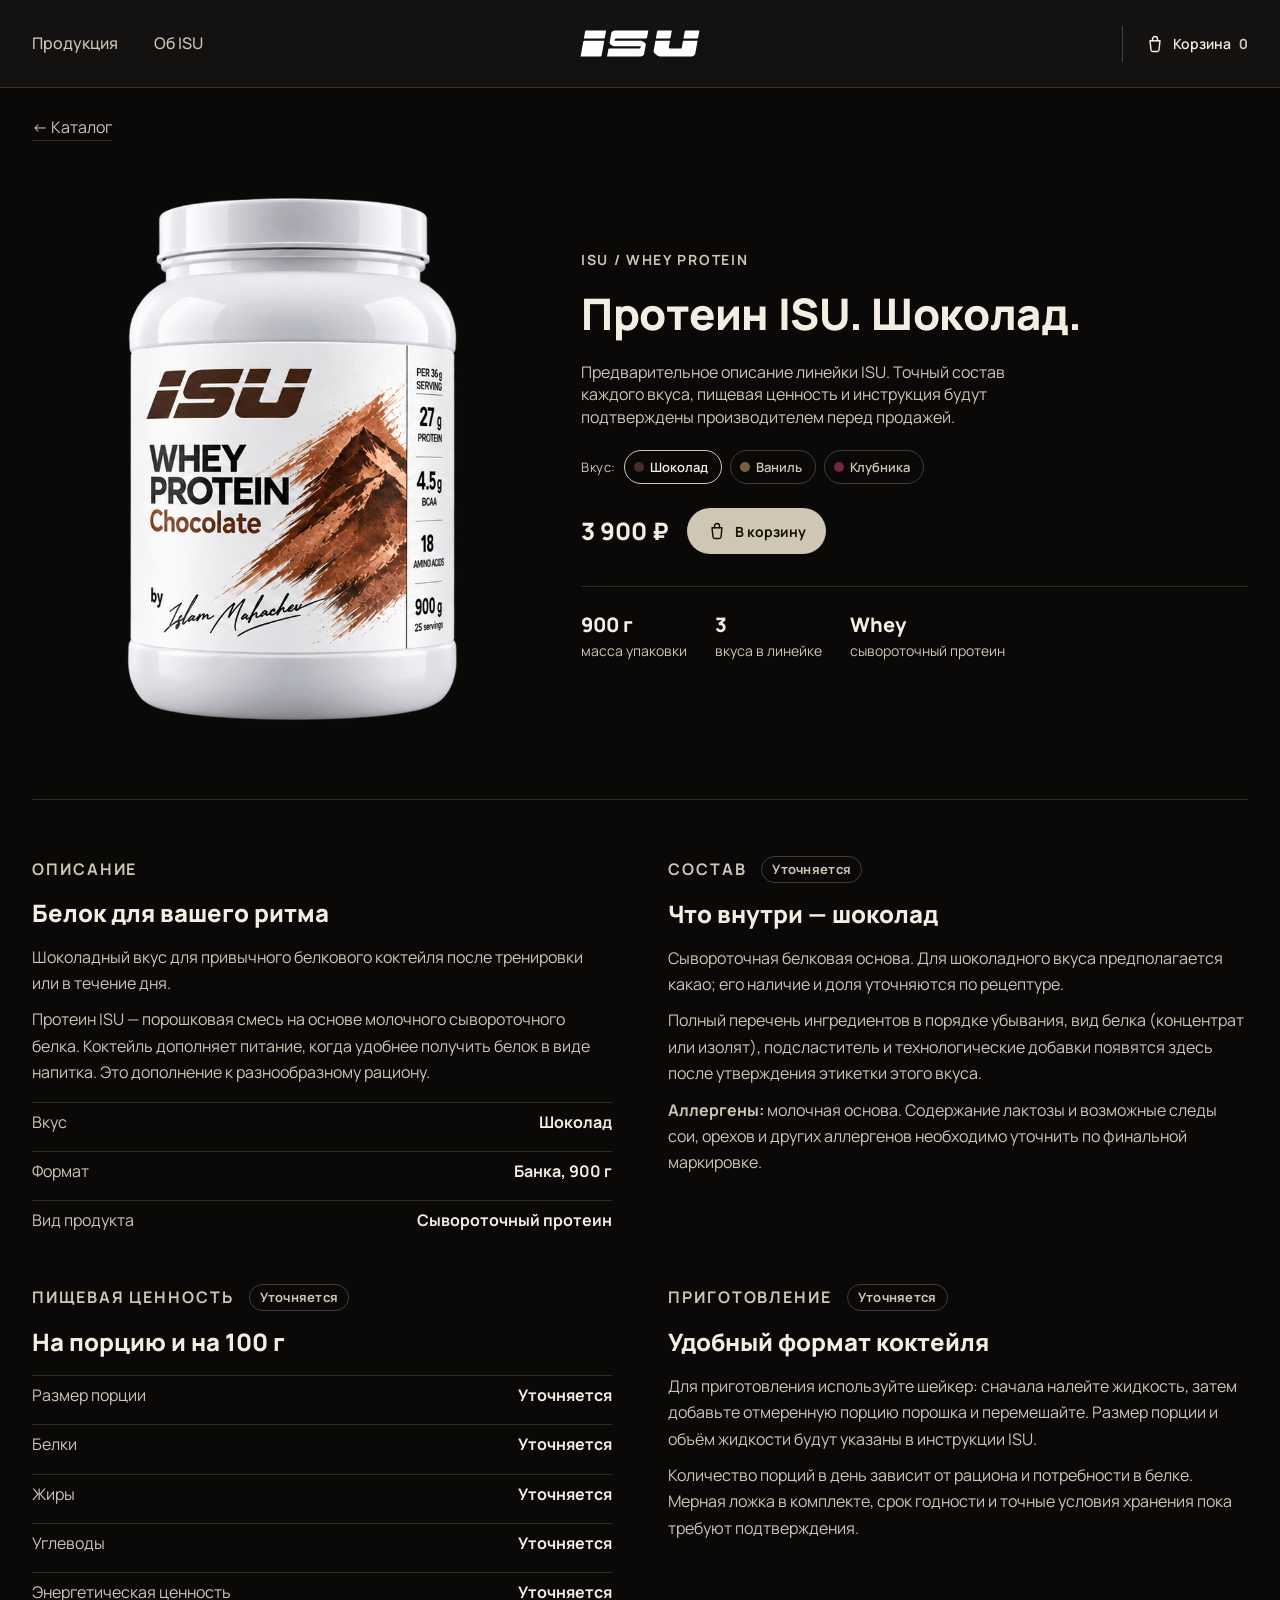
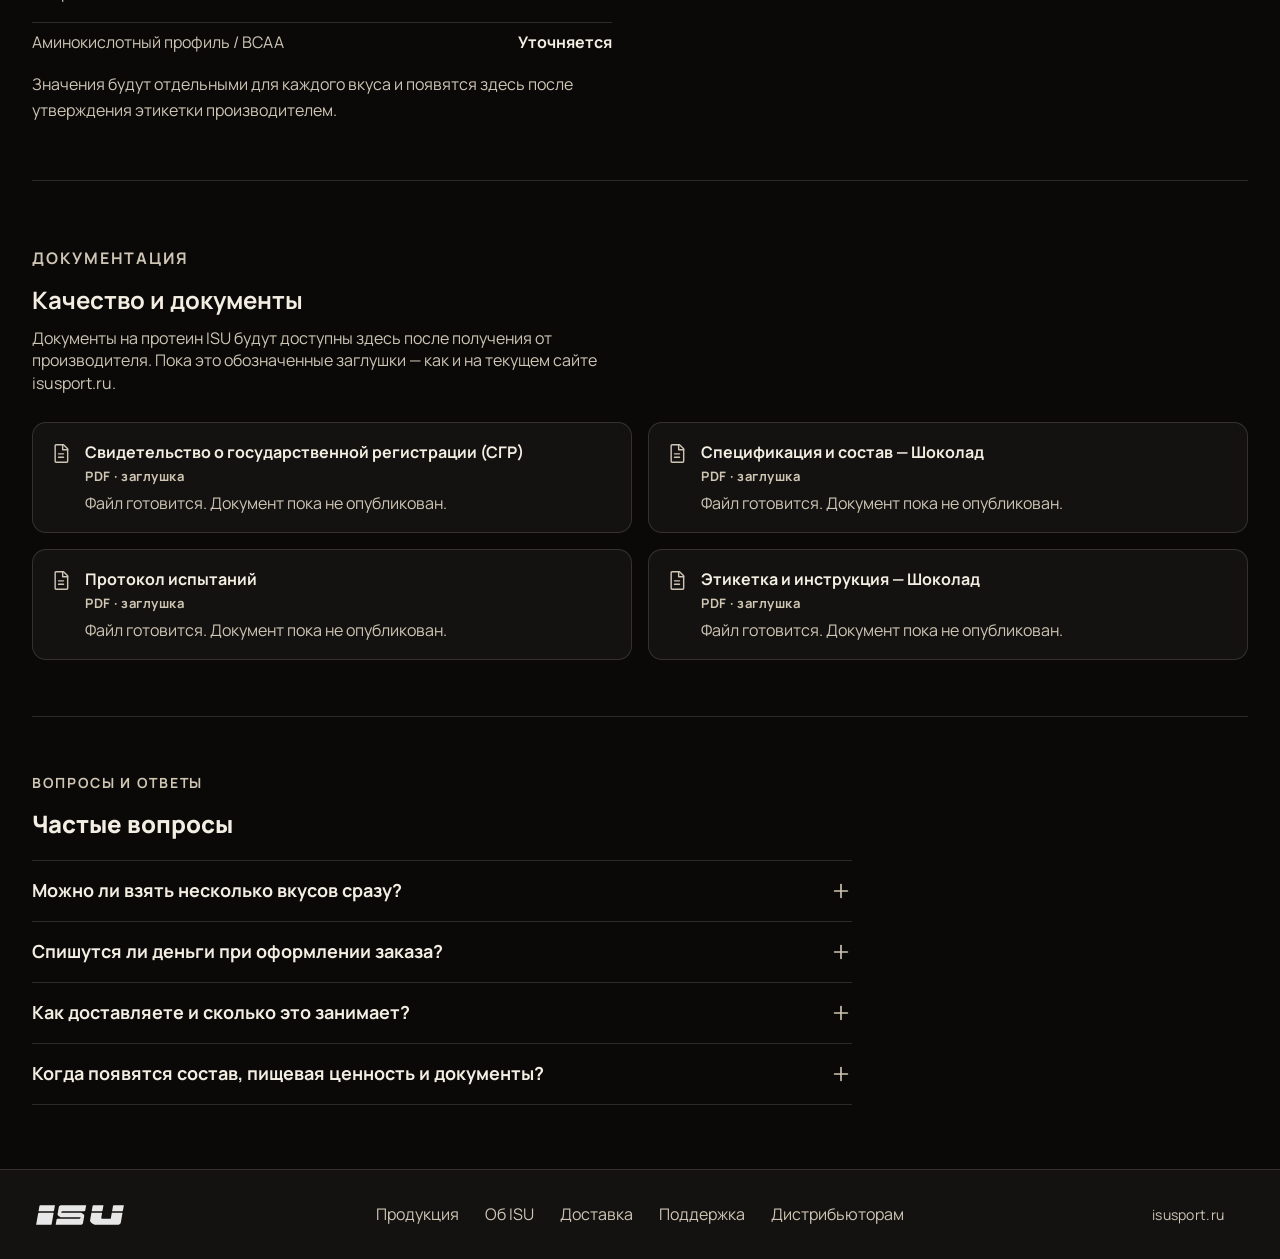
<file: product-protein.html>
<!doctype html>
<html lang="ru">
<head>
<meta charset="utf-8" />
<meta name="viewport" content="width=device-width, initial-scale=1, maximum-scale=1, user-scalable=no" />
<meta name="theme-color" content="#141210" />
<title>Протеин ISU — Whey Protein 900 г</title>
<meta name="description" content="Протеин ISU — сывороточный протеин, 900 г. Шоколад, ваниль, клубника." />
<link rel="preconnect" href="https://fonts.googleapis.com" />
<link rel="preconnect" href="https://fonts.gstatic.com" crossorigin />
<link href="https://fonts.googleapis.com/css2?family=Manrope:wght@400;500;600;700;800&display=swap" rel="stylesheet" />
<style>
  :root{
    --bg:#0a0908;--bg-soft:#141210;--fg:#f3ede2;--fg-dim:#cec5b5;
    --line:rgba(243,237,226,.14);--line-strong:rgba(243,237,226,.22);
    --accent:#cfc6b4;--ease:cubic-bezier(.16,.8,.24,1);
    --edge:max(32px, calc((100% - 1304px)/2 + 32px));
    /* единая шкала шрифтов: у каждого размера своя роль, промежуточных «полпикселей» нет */
    --fs-caption:13px;                   /* чипы, теги, пометки, мелкие примечания */
    --fs-label:14px;                     /* метки капсом, поля форм, второстепенный текст интерфейса */
    --fs-body:16px;                      /* основной текст, меню, кнопки, описания */
    --fs-lead:18px;                      /* вводные абзацы под заголовками, вопросы FAQ */
    --fs-h4:20px;                        /* названия карточек, цены, итоги */
    --fs-h3:24px;                        /* подзаголовки внутри секции, блоки на странице продукта */
    --fs-h2:clamp(28px,3.4vw,44px);      /* заголовки секций, названия страниц */
    --fs-h1:clamp(32px,4.4vw,60px);      /* главный экран и фраза-цитата */
  }
  @media(max-width:720px){:root{--edge:20px}}
  *{box-sizing:border-box;margin:0;padding:0}
  html{scroll-behavior:smooth}
  body{background:var(--bg);color:var(--fg);font-family:'Manrope',system-ui,sans-serif;line-height:1.4;-webkit-font-smoothing:antialiased;overflow-x:hidden}
  a{color:inherit;text-decoration:none}
  button{font-family:inherit;cursor:pointer}
  img{display:block;max-width:100%}
  svg{display:block}
  .wrap{max-width:1240px;margin:0 auto;padding:0 32px}
  @media(max-width:720px){.wrap{padding:0 20px}}
  .icon{width:20px;height:20px;stroke:currentColor;stroke-width:1.7;fill:none;stroke-linecap:round;stroke-linejoin:round}

  /* ---------- header ---------- */
  .site-header{min-height:88px;padding:16px var(--edge);display:grid;grid-template-columns:1fr auto 1fr;align-items:center;gap:24px;background:var(--bg-soft);border-bottom:1px solid var(--line);position:relative;z-index:40}
  .site-header nav{display:flex;align-items:center;gap:36px}
  .site-header nav a{font-size:var(--fs-body);font-weight:500;color:var(--fg-dim);transition:color .25s var(--ease)}
  .site-header nav a:hover{color:var(--fg)}
  .site-logo{width:130px;justify-self:center}
  .site-logo img{width:100%;filter:brightness(0) invert(1)}
  .header-actions{display:flex;align-items:center;justify-content:flex-end;gap:26px}
  .cart-btn{display:inline-flex;align-items:center;gap:8px;border:0;background:none;color:var(--fg);padding:8px 0 8px 22px;border-left:1px solid var(--line-strong);white-space:nowrap;font-size:var(--fs-label);font-weight:600}
  .cart-btn:hover{color:var(--accent)}
  .cart-btn b{color:var(--accent);font-weight:700;font-variant-numeric:tabular-nums}
  .mobile-menu{display:none}
  .mobile-menu > button{display:flex;align-items:center;gap:6px;background:none;border:0;color:var(--fg);padding:6px}
  .mobile-menu nav{position:absolute;top:100%;left:0;right:0;background:var(--bg-soft);border-top:1px solid var(--line);border-bottom:1px solid var(--line);padding:4px var(--edge) 10px;display:flex;flex-direction:column;box-shadow:0 18px 30px rgba(0,0,0,.4);z-index:41}
  .mobile-menu nav[hidden]{display:none}
  .mobile-menu nav a{padding:16px 0;border-top:1px solid var(--line);font-size:var(--fs-body)}
  .mobile-menu nav a:first-child{border-top:0}
  @media(max-width:760px){
    .site-header{padding:14px var(--edge);min-height:72px}
    .site-header > nav{display:none}
    .header-actions > a:not(.cart-btn){display:none}
    .mobile-menu{display:block}
    .site-logo{width:104px}
    .cart-btn{border:0;padding-left:0}
    .cart-btn span{display:none}
  }

  /* ---------- shared ---------- */
  .kicker{font-size:var(--fs-label);letter-spacing:.12em;font-weight:700;color:var(--accent);text-transform:uppercase;margin-bottom:14px}
  .btn{display:inline-flex;align-items:center;gap:10px;background:var(--accent);color:#141005;font-weight:700;font-size:var(--fs-body);padding:15px 24px;border:0;border-radius:99px;transition:transform .4s var(--ease),background .3s var(--ease)}
  @media(hover:hover) and (pointer:fine){.btn:hover{transform:translateY(-2px);background:#f3ede2}}
  .back-link{display:inline-block;font-size:var(--fs-body);color:var(--fg-dim);margin:28px 0;border-bottom:1px solid var(--line);padding-bottom:2px;transition:color .25s var(--ease)}
  .back-link:hover{color:var(--fg)}

  /* ---------- product hero ---------- */
  .pd{max-width:1304px;padding-top:0;padding-bottom:40px}
  .pd-hero{display:grid;grid-template-columns:.85fr 1.15fr;gap:56px;align-items:center;padding-bottom:56px;border-bottom:1px solid var(--line)}
  @media(max-width:860px){.pd-hero{grid-template-columns:1fr;gap:32px}}
  .pd-media{width:100%;aspect-ratio:1768/2667;max-width:380px;margin:0 auto;position:relative;overflow:hidden}
  @media(max-width:860px){.pd-media{max-width:min(380px,55vw)}}
  .pd-media img{position:absolute;left:0;top:50%;width:300%;height:auto;max-width:none;transform:translate(0,-50%);transition:transform .5s var(--ease)}
  .pd-title{font-size:var(--fs-h2);font-weight:800;letter-spacing:-.01em;margin-bottom:16px}
  .pd-draft-note{color:var(--fg-dim);font-size:var(--fs-body);max-width:46ch;margin-bottom:22px}
  .flavour-row{display:flex;align-items:center;gap:8px;flex-wrap:wrap}
  .flavour-label{font-size:var(--fs-caption);color:var(--fg-dim);letter-spacing:.04em}
  .flavour-pill{display:inline-flex;align-items:center;gap:6px;border:1px solid var(--line-strong);background:transparent;color:var(--fg-dim);border-radius:99px;padding:7px 13px 7px 9px;font-size:var(--fs-caption);font-weight:600;transition:border-color .25s var(--ease),color .25s var(--ease)}
  .flavour-pill i{width:10px;height:10px;border-radius:50%;display:block;background:var(--swatch,#888)}
  .flavour-pill[aria-pressed="true"]{border-color:var(--accent);color:var(--fg)}
  .pd-buy-row{margin-top:24px;display:flex;align-items:center;gap:18px;flex-wrap:wrap}
  .pd-price{font-size:var(--fs-h3);font-weight:800}
  .add-btn{display:inline-flex;align-items:center;gap:8px;background:var(--accent);color:#141005;font-weight:700;font-size:var(--fs-label);padding:13px 20px;border:0;border-radius:99px;transition:transform .3s var(--ease),background .3s var(--ease);white-space:nowrap}
  @media(hover:hover) and (pointer:fine){.add-btn:hover{transform:translateY(-2px);background:#f3ede2}}
  .add-btn.is-added{background:#4b7a5a;color:#f3ede2}
  .pd-fact-strip{margin-top:32px;display:flex;gap:28px;flex-wrap:wrap;padding-top:24px;border-top:1px solid var(--line)}
  .pd-fact-strip strong{display:block;font-size:var(--fs-h4);font-weight:800}
  .pd-fact-strip span{font-size:var(--fs-label);color:var(--fg-dim)}

  /* ---------- knowledge grid ---------- */
  .pd-grid{display:grid;grid-template-columns:1fr 1fr;gap:44px 56px;padding:56px 0;border-bottom:1px solid var(--line)}
  @media(max-width:760px){.pd-grid{grid-template-columns:1fr;gap:40px}}
  .pd-grid h2{font-size:var(--fs-h3);font-weight:800;margin-bottom:14px}
  .pd-grid p{color:var(--fg-dim);font-size:var(--fs-body);line-height:1.65;margin-top:10px}
  .pd-grid p:first-of-type{margin-top:0}
  .pd-specs{margin-top:16px;display:flex;flex-direction:column;gap:10px}
  .pd-specs div{display:flex;justify-content:space-between;gap:12px;font-size:var(--fs-body);padding:8px 0;border-top:1px solid var(--line)}
  .pd-specs dt{color:var(--fg-dim)}
  .pd-specs dd{font-weight:700}

  .chip{display:inline-block;margin-left:10px;padding:2px 10px;font-size:var(--fs-caption);font-weight:700;letter-spacing:.02em;text-transform:none;color:var(--accent);border:1px solid var(--line-strong);border-radius:99px;vertical-align:1px}
  
  /* ---------- documents ---------- */
  .pd-documents{padding:56px 0}
  .pd-documents > p{color:var(--fg-dim);font-size:var(--fs-body);max-width:60ch;margin-top:10px}
  .pd-document-grid{margin-top:28px;display:grid;grid-template-columns:1fr 1fr;gap:16px}
  @media(max-width:700px){.pd-document-grid{grid-template-columns:1fr}}
  .pd-document{display:flex;gap:14px;align-items:flex-start;border:1px solid var(--line);border-radius:14px;padding:18px;background:var(--bg-soft)}
  .pd-document svg{color:var(--fg-dim);flex-shrink:0;margin-top:2px}
  .pd-document h4{font-size:var(--fs-body);font-weight:700}
  .pd-document .doc-tag{display:block;font-size:var(--fs-caption);color:var(--accent);font-weight:700;letter-spacing:.04em;margin-top:4px}
  .pd-document p{font-size:var(--fs-body);color:var(--fg-dim);margin-top:6px}

  /* ---------- footer ---------- */
  .site-footer{padding:26px var(--edge);display:flex;align-items:center;justify-content:space-between;gap:40px;min-height:90px;border-top:1px solid var(--line);flex-wrap:wrap;background:var(--bg-soft)}
  .site-footer > a{width:96px;flex-shrink:0}
  .site-footer img{width:100%;filter:brightness(0) invert(1);opacity:.9}
  .site-footer nav{display:flex;align-items:center;gap:26px;font-size:var(--fs-body);color:var(--fg-dim);flex-wrap:wrap}
  .site-footer nav a:hover{color:var(--fg)}
  .footer-domain{font-size:var(--fs-label);color:var(--fg-dim);letter-spacing:.02em}
  .footer-domain:hover{color:var(--accent)}
  @media(max-width:600px){.site-footer{padding:22px var(--edge);justify-content:flex-start}}

  /* ---------- cart drawer ---------- */
  .cart-overlay{position:fixed;inset:0;background:rgba(6,5,4,.6);z-index:90;opacity:0;pointer-events:none;transition:opacity .35s var(--ease)}
  .cart-overlay.is-open{opacity:1;pointer-events:auto}
  .cart-drawer{position:fixed;top:0;right:0;bottom:0;width:min(440px,100vw);z-index:91;background:var(--bg-soft);border-left:1px solid var(--line);display:flex;flex-direction:column;padding:26px 24px 24px;transform:translateX(100%);transition:transform .45s var(--ease)}
  .cart-drawer.is-open{transform:translateX(0)}
  .cart-drawer-head{display:flex;align-items:flex-start;justify-content:space-between;gap:12px}
  .cart-drawer-head button{background:none;border:0;color:var(--fg)}
  .cart-drawer-head h2{font-size:var(--fs-h3);font-weight:800;margin-top:6px}
  .cart-drawer-head h2 span{color:var(--fg-dim);font-weight:600;font-size:var(--fs-body)}
  .cart-lines{margin-top:24px;overflow-y:auto;flex:1;display:flex;flex-direction:column;gap:18px}
  .cart-line{display:grid;grid-template-columns:54px 1fr auto;gap:14px;align-items:center}
  .cart-thumb{width:54px;height:81px;border-radius:10px;overflow:hidden;background:transparent;position:relative}
  .cart-thumb img{position:absolute;left:0;bottom:0;width:300%;max-width:none;transform:translate(0,0)}
  .cart-thumb img.single{position:static;width:82%;height:82%;margin:9%;object-fit:contain;transform:none}
  .cart-line-main a{font-size:var(--fs-label);font-weight:700}
  .cart-line-main p{font-size:var(--fs-caption);color:var(--fg-dim);margin-top:2px}
  .cart-line-qty{display:flex;align-items:center;gap:2px;margin-top:8px;border:1px solid var(--line-strong);border-radius:99px;padding:3px;width:max-content}
  .cart-line-qty button{width:24px;height:24px;border-radius:50%;border:0;background:none;color:var(--fg);display:flex;align-items:center;justify-content:center}
  .cart-line-qty button:hover{background:var(--line)}
  .cart-line-qty button:disabled{opacity:.35;cursor:not-allowed}
  .cart-line-qty span{min-width:1.6ch;text-align:center;font-size:var(--fs-caption);font-weight:700}
  .cart-line-end{display:flex;flex-direction:column;align-items:flex-end;gap:10px}
  .cart-line-end b{font-size:var(--fs-label);font-weight:800}
  .cart-line-end button{background:none;border:0;color:var(--fg-dim)}
  .cart-line-end button:hover{color:var(--accent)}
  .cart-empty{flex:1;display:flex;flex-direction:column;align-items:center;justify-content:center;text-align:center;gap:14px;color:var(--fg-dim);padding:40px 0}
  .cart-empty h3{color:var(--fg);font-size:var(--fs-h4);font-weight:800}
  .cart-bottom{border-top:1px solid var(--line);padding-top:18px;margin-top:18px;display:flex;flex-direction:column;gap:12px}
  .cart-promo{display:flex;gap:8px}
  .cart-promo input{flex:1;min-width:0;background:var(--bg);border:1px solid var(--line-strong);border-radius:99px;padding:12px 16px;color:var(--fg);font-size:var(--fs-body);font-family:inherit}
  .cart-promo input::placeholder{color:var(--fg-dim)}
  .cart-promo input:focus{outline:none;border-color:var(--accent)}
  .cart-promo button{background:none;border:1px solid var(--line-strong);border-radius:99px;padding:12px 18px;color:var(--fg);font-weight:700;font-size:var(--fs-label);white-space:nowrap}
  .cart-promo button:hover{border-color:var(--accent);color:var(--accent)}
  .cart-promo-note{font-size:var(--fs-caption);color:var(--fg-dim);display:none}
  .cart-promo-note.is-visible{display:block}
  .cart-total-row{display:flex;align-items:center;justify-content:space-between;font-size:var(--fs-body)}
  .cart-total-row b{font-size:var(--fs-h4);font-weight:800}
  .cart-note{font-size:var(--fs-caption);color:var(--fg-dim)}

  /* ---------- toast ---------- */
  .toast{position:fixed;left:24px;right:24px;bottom:24px;z-index:95;display:flex;align-items:flex-start;gap:12px;background:var(--bg-soft);border:1px solid var(--line-strong);border-radius:14px;padding:16px 18px;max-width:340px;box-shadow:0 20px 40px rgba(0,0,0,.4);transform:translateY(20px);opacity:0;pointer-events:none;transition:transform .4s var(--ease),opacity .4s var(--ease)}
  .toast.is-visible{transform:translateY(0);opacity:1;pointer-events:auto}
  .toast-icon{width:36px;height:36px;border-radius:50%;background:rgba(207,198,180,.18);color:var(--accent);display:flex;align-items:center;justify-content:center;flex-shrink:0}
  .toast strong{font-size:var(--fs-label);display:block}
  .toast p{font-size:var(--fs-label);color:var(--fg-dim);margin-top:2px}
  .toast a{font-size:var(--fs-label);font-weight:700;color:var(--accent);display:inline-block;margin-top:8px}
  .toast-close{position:absolute;top:10px;right:10px;background:none;border:0;color:var(--fg-dim)}
</style>
<link rel="stylesheet" href="assets/ui-components.css" />
<script>
/* заставка при загрузке: при обновлении страницы — всегда, при заходе на сайт — один раз за визит, между страницами и по «назад» — нет */
(function(){try{
  var h=document.documentElement,nav=performance.getEntriesByType('navigation')[0],type=nav?nav.type:'navigate',seen=false;
  try{seen=!!sessionStorage.getItem('isuSplash');sessionStorage.setItem('isuSplash','1')}catch(e){}
  if(!seen&&document.referrer.indexOf(location.origin)===0)seen=true;
  if(type!=='reload'&&(type!=='navigate'||seen))return;
  h.classList.add('splash-on');
  var t0=performance.now(),go=function(){h.classList.add('splash-go')};
  window.addEventListener('load',function(){setTimeout(go,Math.max(0,900-(performance.now()-t0)))});
  setTimeout(go,4000);
  document.addEventListener('animationend',function(e){if(e.target.id==='splash')e.target.remove()});
}catch(e){}})();
</script>
</head>
<body class="has-buybar">

  <div class="splash" id="splash" aria-hidden="true">
    <div class="splash-inner">
      <img class="splash-logo" src="assets/isu-logo.svg" alt="" />
      <div class="splash-line"></div>
    </div>
  </div>

  <a class="home-skip-link" href="#main-content">Перейти к содержимому</a>

  <header class="site-header">
    <nav aria-label="Основная навигация">
      <a href="index.html#products">Продукция</a>
      <a href="index.html#story">Об ISU</a>
    </nav>
    <div class="mobile-menu">
      <button type="button" id="menuToggle" aria-label="Открыть меню" aria-expanded="false">
        <svg class="icon" viewBox="0 0 24 24"><line x1="3" y1="6" x2="21" y2="6"/><line x1="3" y1="12" x2="21" y2="12"/><line x1="3" y1="18" x2="21" y2="18"/></svg>
      </button>
      <nav id="mobileNav" hidden>
        <a href="index.html#products">Продукция</a>
        <a href="index.html#story">Об ISU</a>
      </nav>
    </div>
    <a href="index.html" class="site-logo" aria-label="ISU — главная"><img src="assets/isu-logo.svg" alt="ISU" /></a>
    <div class="header-actions">
      <button type="button" class="cart-btn" id="cartOpenBtn" aria-label="Открыть корзину">
        <svg class="icon" viewBox="0 0 24 24"><path d="M6 8h12l-1.2 11.2a2 2 0 0 1-2 1.8H9.2a2 2 0 0 1-2-1.8L6 8Z"/><path d="M9 8V6a3 3 0 0 1 6 0v2"/></svg>
        <span>Корзина</span>
        <b id="cartCount">0</b>
      </button>
    </div>
  </header>

  <main id="main-content">
  <section class="pd wrap">
    <a class="back-link" href="index.html#products">← Каталог</a>

    <div class="pd-hero">
      <div class="pd-media splash-in" style="--i:0">
        <img id="pdImg" src="assets/protein-cutout.png" alt="Протеин ISU" />
      </div>
      <div class="pd-info splash-in" style="--i:1">
        <p class="kicker">ISU / Whey Protein</p>
        <h1 class="pd-title" id="pdTitle">Протеин ISU. Шоколад.</h1>
        <p class="pd-draft-note">Предварительное описание линейки ISU. Точный состав каждого вкуса, пищевая ценность и инструкция будут подтверждены производителем перед продажей.</p>
        <div class="flavour-row" role="group" aria-label="Выбор вкуса протеина" id="pdFlavours">
          <span class="flavour-label">Вкус:</span>
          <button type="button" class="flavour-pill" data-flavour="Шоколад" data-index="0" aria-pressed="true" style="--swatch:#452d23"><i></i>Шоколад</button>
          <button type="button" class="flavour-pill" data-flavour="Ваниль" data-index="1" aria-pressed="false" style="--swatch:#796044"><i></i>Ваниль</button>
          <button type="button" class="flavour-pill" data-flavour="Клубника" data-index="2" aria-pressed="false" style="--swatch:#71273e"><i></i>Клубника</button>
        </div>
        <div class="pd-buy-row">
          <span class="pd-price">3 900 ₽</span>
          <button type="button" class="add-btn" id="pdAddBtn">
            <svg class="icon" viewBox="0 0 24 24" width="16" height="16"><path d="M6 8h12l-1.2 11.2a2 2 0 0 1-2 1.8H9.2a2 2 0 0 1-2-1.8L6 8Z"/><path d="M9 8V6a3 3 0 0 1 6 0v2"/></svg>
            В корзину
          </button>
        </div>
        <div class="pd-fact-strip">
          <div><strong>900 г</strong><span>масса упаковки</span></div>
          <div><strong>3</strong><span>вкуса в линейке</span></div>
          <div><strong>Whey</strong><span>сывороточный протеин</span></div>
        </div>
      </div>
    </div>

    <div class="pd-grid">
      <section>
        <p class="kicker">Описание</p>
        <h2>Белок для вашего ритма</h2>
        <p id="pdDescription">Шоколадный вкус для привычного белкового коктейля после тренировки или в течение дня.</p>
        <p>Протеин ISU — порошковая смесь на основе молочного сывороточного белка. Коктейль дополняет питание, когда удобнее получить белок в виде напитка. Это дополнение к разнообразному рациону.</p>
        <dl class="pd-specs">
          <div><dt>Вкус</dt><dd id="pdSpecFlavour">Шоколад</dd></div>
          <div><dt>Формат</dt><dd>Банка, 900 г</dd></div>
          <div><dt>Вид продукта</dt><dd>Сывороточный протеин</dd></div>
        </dl>
      </section>
      <section>
        <p class="kicker">Состав <span class="chip">Уточняется</span></p>
        <h2 id="pdIngredientsTitle">Что внутри — шоколад</h2>
        <p id="pdIngredients">Сывороточная белковая основа. Для шоколадного вкуса предполагается какао; его наличие и доля уточняются по рецептуре.</p>
        <p>Полный перечень ингредиентов в порядке убывания, вид белка (концентрат или изолят), подсластитель и технологические добавки появятся здесь после утверждения этикетки этого вкуса.</p>
        <p><strong>Аллергены:</strong> молочная основа. Содержание лактозы и возможные следы сои, орехов и других аллергенов необходимо уточнить по финальной маркировке.</p>
      </section>
      <section>
        <p class="kicker">Пищевая ценность <span class="chip">Уточняется</span></p>
        <h2>На порцию и на 100 г</h2>
        <dl class="pd-specs">
          <div><dt>Размер порции</dt><dd>Уточняется</dd></div>
          <div><dt>Белки</dt><dd>Уточняется</dd></div>
          <div><dt>Жиры</dt><dd>Уточняется</dd></div>
          <div><dt>Углеводы</dt><dd>Уточняется</dd></div>
          <div><dt>Энергетическая ценность</dt><dd>Уточняется</dd></div>
          <div><dt>Аминокислотный профиль / BCAA</dt><dd>Уточняется</dd></div>
        </dl>
        <p>Значения будут отдельными для каждого вкуса и появятся здесь после утверждения этикетки производителем.</p>
      </section>
      <section>
        <p class="kicker">Приготовление <span class="chip">Уточняется</span></p>
        <h2>Удобный формат коктейля</h2>
        <p>Для приготовления используйте шейкер: сначала налейте жидкость, затем добавьте отмеренную порцию порошка и перемешайте. Размер порции и объём жидкости будут указаны в инструкции ISU.</p>
        <p>Количество порций в день зависит от рациона и потребности в белке. Мерная ложка в комплекте, срок годности и точные условия хранения пока требуют подтверждения.</p>
      </section>
    </div>

    <section class="pd-documents">
      <p class="kicker">Документация</p>
      <h2>Качество и документы</h2>
      <p>Документы на протеин ISU будут доступны здесь после получения от производителя. Пока это обозначенные заглушки — как и на текущем сайте isusport.ru.</p>
      <div class="pd-document-grid" id="pdDocuments"></div>
    </section>

    <section class="pd-faq" aria-labelledby="faq-title">
      <p class="kicker">Вопросы и ответы</p>
      <h2 id="faq-title">Частые вопросы</h2>
      <div class="faq-list">
        <div class="faq-item">
          <h3><button type="button" class="faq-q" id="faq-q-1" aria-expanded="false" aria-controls="faq-a-1"><span>Можно ли взять несколько вкусов сразу?</span><svg class="faq-icon" viewBox="0 0 24 24" aria-hidden="true"><line x1="12" y1="5" x2="12" y2="19"/><line x1="5" y1="12" x2="19" y2="12"/></svg></button></h3>
          <div class="faq-a" id="faq-a-1"><div class="faq-a-inner"><p>Да. Выберите вкус и нажмите «В корзину», затем выберите другой вкус и добавьте его. Каждый вкус лежит в корзине отдельной позицией, количество каждой можно менять от 1 до 20.</p></div></div>
        </div>
        <div class="faq-item">
          <h3><button type="button" class="faq-q" id="faq-q-2" aria-expanded="false" aria-controls="faq-a-2"><span>Спишутся ли деньги при оформлении заказа?</span><svg class="faq-icon" viewBox="0 0 24 24" aria-hidden="true"><line x1="12" y1="5" x2="12" y2="19"/><line x1="5" y1="12" x2="19" y2="12"/></svg></button></h3>
          <div class="faq-a" id="faq-a-2"><div class="faq-a-inner"><p>Нет. Сейчас это заявка: менеджер согласует оплату, деньги не списываются. Онлайн-оплату через ЮKassa подключим перед запуском продаж.</p></div></div>
        </div>
        <div class="faq-item">
          <h3><button type="button" class="faq-q" id="faq-q-3" aria-expanded="false" aria-controls="faq-a-3"><span>Как доставляете и сколько это занимает?</span><svg class="faq-icon" viewBox="0 0 24 24" aria-hidden="true"><line x1="12" y1="5" x2="12" y2="19"/><line x1="5" y1="12" x2="19" y2="12"/></svg></button></h3>
          <div class="faq-a" id="faq-a-3"><div class="faq-a-inner"><p>По России и СНГ службой СДЭК из Махачкалы, ориентир — 3–6 дней, точнее зависит от направления. Есть самовывоз в Махачкале. Стоимость доставки считается при оформлении и видна до подтверждения заказа. Условия предварительные.</p></div></div>
        </div>
        <div class="faq-item">
          <h3><button type="button" class="faq-q" id="faq-q-4" aria-expanded="false" aria-controls="faq-a-4"><span>Когда появятся состав, пищевая ценность и документы?</span><svg class="faq-icon" viewBox="0 0 24 24" aria-hidden="true"><line x1="12" y1="5" x2="12" y2="19"/><line x1="5" y1="12" x2="19" y2="12"/></svg></button></h3>
          <div class="faq-a" id="faq-a-4"><div class="faq-a-inner"><p>После того как производитель утвердит этикетку. Пока такие данные помечены «Уточняется»: мы публикуем только то, что подтверждено.</p></div></div>
        </div>
      </div>
    </section>
  </section>
  </main>

  <footer class="site-footer">
    <a href="index.html" aria-label="ISU — главная"><img src="assets/isu-logo.svg" alt="ISU" /></a>
    <nav aria-label="Навигация внизу страницы">
      <a href="index.html#products">Продукция</a>
      <a href="index.html#story">Об ISU</a>
      <a href="index.html#delivery">Доставка</a>
      <a href="index.html#support">Поддержка</a>
      <a href="index.html#support">Дистрибьюторам</a>
    </nav>
    <a class="footer-domain" href="https://isusport.ru" target="_blank" rel="noopener">isusport.ru</a>
  </footer>

  <!-- cart -->
  <div class="cart-overlay" id="cartOverlay"></div>
  <aside class="cart-drawer" id="cartDrawer" aria-label="Корзина">
    <div class="cart-drawer-head">
      <div>
        <p class="kicker" style="margin-bottom:4px">ISU / Ваш выбор</p>
        <h2>Ваша корзина <span id="cartDrawerCount">(0)</span></h2>
      </div>
      <button type="button" id="cartCloseBtn" aria-label="Закрыть корзину">
        <svg class="icon" viewBox="0 0 24 24"><line x1="18" y1="6" x2="6" y2="18"/><line x1="6" y1="6" x2="18" y2="18"/></svg>
      </button>
    </div>
    <div id="cartLines" class="cart-lines"></div>
    <div id="cartBottom" class="cart-bottom" hidden>
      <div class="cart-promo">
        <input type="text" id="promoInput" placeholder="Промокод" autocomplete="off" />
        <button type="button" id="promoApplyBtn">Применить</button>
      </div>
      <p class="cart-promo-note" id="promoNote">Это демо-макет: проверку промокодов подключим позже.</p>
      <div class="cart-total-row"><span>Товары</span><b id="cartTotal">0 ₽</b></div>
      <p class="cart-note">Доставка рассчитывается на следующем шаге.</p>
      <a class="btn" id="checkoutBtn" href="checkout.html" style="justify-content:center">Оформить заказ →</a>
    </div>
  </aside>

  <!-- toast -->
  <div class="toast" id="toast">
    <span class="toast-icon"><svg class="icon" viewBox="0 0 24 24" width="18" height="18"><polyline points="20 6 9 17 4 12"/></svg></span>
    <div>
      <strong>Товар добавлен в корзину</strong>
      <p id="toastText"></p>
      <a href="#" id="toastLink">Посмотреть корзину →</a>
    </div>
    <button type="button" class="toast-close" id="toastClose" aria-label="Закрыть уведомление">
      <svg class="icon" viewBox="0 0 24 24" width="16" height="16"><line x1="18" y1="6" x2="6" y2="18"/><line x1="6" y1="6" x2="18" y2="18"/></svg>
    </button>
  </div>

  <!-- липкая панель «В корзину» (телефон): появляется, когда основная кнопка покупки ушла за экран -->
  <div class="buybar" id="buybar" aria-hidden="true" inert>
    <div class="buybar-info">
      <span class="buybar-name" id="buybarName">Протеин ISU · Шоколад</span>
      <span class="buybar-price">3 900 ₽</span>
    </div>
    <button type="button" class="add-btn" id="buybarBtn">
      <svg class="icon" viewBox="0 0 24 24" width="16" height="16"><path d="M6 8h12l-1.2 11.2a2 2 0 0 1-2 1.8H9.2a2 2 0 0 1-2-1.8L6 8Z"/><path d="M9 8V6a3 3 0 0 1 6 0v2"/></svg>
      В корзину
    </button>
  </div>

  <script>
    // ---------- data ----------
    var PRODUCTS = {
      protein: { name: 'Протеин ISU', format: '900 г', price: 3900, image: 'assets/protein-cutout.png', flavours: ['Шоколад', 'Ваниль', 'Клубника'] },
      creatine: { name: 'Креатин ISU', format: '20 стиков', price: 2400, image: 'assets/creatine-cutout.png', single: true }
    };
    var money = function (n) { return new Intl.NumberFormat('ru-RU', { maximumFractionDigits: 0 }).format(n) + ' ₽'; };
    var docIcon = '<svg class="icon" viewBox="0 0 24 24" width="24" height="24"><path d="M6 2h9l5 5v15a1 1 0 0 1-1 1H6a1 1 0 0 1-1-1V3a1 1 0 0 1 1-1Z"/><path d="M14 2v6h6"/><path d="M9 13h6M9 17h6"/></svg>';

    var FLAVOUR_INFO = {
      'Шоколад': { description: 'Шоколадный вкус для привычного белкового коктейля после тренировки или в течение дня.', ingredients: 'Сывороточная белковая основа. Для шоколадного вкуса предполагается какао; его наличие и доля уточняются по рецептуре.' },
      'Ваниль': { description: 'Мягкий ванильный вкус — простой вариант для ежедневного коктейля и сочетания с привычным рационом.', ingredients: 'Сывороточная белковая основа. Тип ванильного ароматизатора и остальные вкусовые компоненты уточняются по рецептуре.' },
      'Клубника': { description: 'Клубничный вкус для тех, кто предпочитает ягодные белковые коктейли.', ingredients: 'Сывороточная белковая основа. Ароматизаторы, наличие ягодных компонентов и красителей уточняются по рецептуре.' }
    };

    // ---------- flavour switching ----------
    var selectedFlavourIndex = 0;
    var requestedFlavourIndex = PRODUCTS.protein.flavours.indexOf(new URLSearchParams(location.search).get('flavour'));
    if (requestedFlavourIndex >= 0) selectedFlavourIndex = requestedFlavourIndex;
    var pdImg = document.getElementById('pdImg');
    function renderFlavour() {
      var flavour = PRODUCTS.protein.flavours[selectedFlavourIndex];
      var info = FLAVOUR_INFO[flavour];
      document.getElementById('pdTitle').textContent = 'Протеин ISU. ' + flavour + '.';
      document.getElementById('buybarName').textContent = 'Протеин ISU · ' + flavour;
      document.getElementById('pdSpecFlavour').textContent = flavour;
      document.getElementById('pdIngredientsTitle').textContent = 'Что внутри — ' + flavour.toLowerCase();
      document.getElementById('pdDescription').textContent = info.description;
      document.getElementById('pdIngredients').textContent = info.ingredients;
      document.getElementById('pdDocuments').innerHTML = [
        'Свидетельство о государственной регистрации (СГР)',
        'Спецификация и состав — ' + flavour,
        'Протокол испытаний',
        'Этикетка и инструкция — ' + flavour
      ].map(function (title) {
        return '<div class="pd-document">' + docIcon + '<div><h4>' + title + '</h4><span class="doc-tag">PDF · заглушка</span><p>Файл готовится. Документ пока не опубликован.</p></div></div>';
      }).join('');
    }
    document.querySelectorAll('#pdFlavours .flavour-pill').forEach(function (btn) {
      btn.setAttribute('aria-pressed', Number(btn.dataset.index) === selectedFlavourIndex ? 'true' : 'false');
      btn.addEventListener('click', function () {
        document.querySelectorAll('#pdFlavours .flavour-pill').forEach(function (b) { b.setAttribute('aria-pressed', 'false'); });
        btn.setAttribute('aria-pressed', 'true');
        selectedFlavourIndex = Number(btn.dataset.index);
        pdImg.style.transform = 'translate(-' + (selectedFlavourIndex * 100 / 3) + '%, -50%)';
        renderFlavour();
      });
    });
    pdImg.style.transform = 'translate(-' + (selectedFlavourIndex * 100 / 3) + '%, -50%)';
    renderFlavour();

    // ---------- cart state (shared with index.html via localStorage) ----------
    var CART_KEY = 'isu-v2-mock-cart';
    var cart = [];
    try { cart = JSON.parse(localStorage.getItem(CART_KEY) || '[]'); } catch (e) { cart = []; }
    function saveCart() { try { localStorage.setItem(CART_KEY, JSON.stringify(cart)); } catch (e) {} }
    function addToCart(productId, variant, qty) {
      var line = cart.find(function (l) { return l.productId === productId && l.variant === variant; });
      if (line) { line.quantity = Math.min(20, line.quantity + qty); }
      else { cart.push({ productId: productId, variant: variant, quantity: qty }); }
      saveCart(); renderCart(); showToast(PRODUCTS[productId].name, variant, qty);
    }
    function changeLineQty(index, delta) {
      var line = cart[index]; if (!line) return;
      line.quantity = Math.max(1, Math.min(20, line.quantity + delta));
      saveCart(); renderCart();
    }
    function removeLine(index) { cart.splice(index, 1); saveCart(); renderCart(); }
    function cartCount() { return cart.reduce(function (s, l) { return s + l.quantity; }, 0); }
    function cartTotal() { return cart.reduce(function (s, l) { return s + PRODUCTS[l.productId].price * l.quantity; }, 0); }
    function thumbImg(productId, variant) {
      var p = PRODUCTS[productId];
      if (p.single) return '<img class="single" src="' + p.image + '" alt="">';
      var idx = p.flavours.indexOf(variant);
      var shift = (Math.max(0, idx) * 100 / 3);
      return '<img src="' + p.image + '" alt="" style="transform:translate(-' + shift + '%,0)">';
    }
    function renderCart() {
      var count = cartCount();
      document.getElementById('cartCount').textContent = count;
      document.getElementById('cartDrawerCount').textContent = '(' + count + ')';
      var linesEl = document.getElementById('cartLines');
      var bottomEl = document.getElementById('cartBottom');
      if (!cart.length) {
        linesEl.innerHTML = '<div class="cart-empty"><svg class="icon" viewBox="0 0 24 24" width="38" height="38"><path d="M6 8h12l-1.2 11.2a2 2 0 0 1-2 1.8H9.2a2 2 0 0 1-2-1.8L6 8Z"/><path d="M9 8V6a3 3 0 0 1 6 0v2"/></svg><h3>Корзина пока пуста</h3><p>Добавьте протеин или креатин ISU.</p><a class="btn" href="index.html#products">Выбрать продукт →</a></div>';
        bottomEl.hidden = true; return;
      }
      linesEl.innerHTML = cart.map(function (line, index) {
        var p = PRODUCTS[line.productId];
        return '<div class="cart-line"><div class="cart-thumb">' + thumbImg(line.productId, line.variant) + '</div>' +
          '<div class="cart-line-main"><a href="index.html#products">' + p.name + '</a><p>' + line.variant + ' · ' + p.format + '</p>' +
          '<div class="cart-line-qty"><button type="button" data-cart-step="-1" data-idx="' + index + '" aria-label="Уменьшить количество" ' + (line.quantity <= 1 ? 'disabled' : '') + '>−</button><span>' + line.quantity + '</span><button type="button" data-cart-step="1" data-idx="' + index + '" aria-label="Увеличить количество">+</button></div></div>' +
          '<div class="cart-line-end"><b>' + money(p.price * line.quantity) + '</b><button type="button" data-cart-remove data-idx="' + index + '" aria-label="Удалить из корзины: ' + p.name + ', ' + line.variant + '"><svg class="icon" viewBox="0 0 24 24" width="16" height="16"><polyline points="3 6 5 6 21 6"/><path d="M19 6l-1 14a2 2 0 0 1-2 2H8a2 2 0 0 1-2-2L5 6"/><path d="M10 11v6M14 11v6"/></svg></button></div></div>';
      }).join('');
      linesEl.querySelectorAll('[data-cart-step]').forEach(function (btn) { btn.addEventListener('click', function () { changeLineQty(Number(btn.dataset.idx), Number(btn.dataset.cartStep)); }); });
      linesEl.querySelectorAll('[data-cart-remove]').forEach(function (btn) { btn.addEventListener('click', function () { removeLine(Number(btn.dataset.idx)); }); });
      document.getElementById('cartTotal').textContent = money(cartTotal());
      bottomEl.hidden = false;
      document.getElementById('promoNote').classList.remove('is-visible');
    }

    // кнопка «В корзину» → «Добавлено» на 1,4 с (основная и в липкой панели)
    function flashAdded(btn) {
      if (!btn.dataset.label) btn.dataset.label = btn.innerHTML;
      btn.classList.add('is-added');
      btn.innerHTML = '<svg class="icon" viewBox="0 0 24 24" width="16" height="16"><polyline points="20 6 9 17 4 12"/></svg> Добавлено';
      clearTimeout(btn._flashTimer);
      btn._flashTimer = setTimeout(function () { btn.classList.remove('is-added'); btn.innerHTML = btn.dataset.label; }, 1400);
    }
    function buyProtein(btn) {
      addToCart('protein', PRODUCTS.protein.flavours[selectedFlavourIndex], 1);
      flashAdded(btn);
    }
    document.getElementById('pdAddBtn').addEventListener('click', function () { buyProtein(this); });
    document.getElementById('buybarBtn').addEventListener('click', function () { buyProtein(this); });

    // ---------- липкая панель «В корзину» ----------
    var buybar = document.getElementById('buybar');
    function setBuybar(show) {
      buybar.classList.toggle('is-visible', show);
      buybar.inert = !show;
      buybar.setAttribute('aria-hidden', show ? 'false' : 'true');
      document.body.classList.toggle('buybar-on', show);
    }
    setBuybar(false);
    if ('IntersectionObserver' in window) {
      // панель видна, пока основная строка покупки не на экране (с запасом под саму панель)
      new IntersectionObserver(function (entries) { setBuybar(!entries[0].isIntersecting); }, { rootMargin: '0px 0px -84px 0px' })
        .observe(document.querySelector('.pd-buy-row'));
    }

    var overlay = document.getElementById('cartOverlay');
    var drawer = document.getElementById('cartDrawer');
    function openCart() { overlay.classList.add('is-open'); drawer.classList.add('is-open'); }
    function closeCart() { overlay.classList.remove('is-open'); drawer.classList.remove('is-open'); }
    document.getElementById('cartOpenBtn').addEventListener('click', openCart);
    document.getElementById('cartCloseBtn').addEventListener('click', closeCart);
    overlay.addEventListener('click', closeCart);
    document.getElementById('promoApplyBtn').addEventListener('click', function () { document.getElementById('promoNote').classList.add('is-visible'); });

    var toast = document.getElementById('toast');
    var toastTimer;
    function showToast(name, variant, qty) {
      document.getElementById('toastText').textContent = name + ' · ' + variant + ' · ' + qty + ' шт.';
      toast.classList.add('is-visible');
      clearTimeout(toastTimer);
      toastTimer = setTimeout(function () { toast.classList.remove('is-visible'); }, 4500);
    }
    document.getElementById('toastClose').addEventListener('click', function () { toast.classList.remove('is-visible'); });
    document.getElementById('toastLink').addEventListener('click', function (e) { e.preventDefault(); toast.classList.remove('is-visible'); openCart(); });

    var menuToggle = document.getElementById('menuToggle');
    var mobileNav = document.getElementById('mobileNav');
    menuToggle.addEventListener('click', function () {
      var isOpen = !mobileNav.hidden;
      mobileNav.hidden = isOpen;
      menuToggle.setAttribute('aria-expanded', String(!isOpen));
    });

    renderCart();
  </script>
  <script src="assets/ui-components.js"></script>
</body>
</html>
</file>
<file: assets/ui-components.css>
/* ISU · общие компоненты и доводка для телефона/клавиатуры.
   Подключается ПОСЛЕ встроенных стилей страницы (index / product-protein / product-creatine)
   и использует её переменные: --bg --bg-soft --fg --fg-dim --line --line-strong --accent --ease. */

/* ---------- телефон: убираем «сайтовые» приметы ---------- */
html{-webkit-tap-highlight-color:transparent;-webkit-text-size-adjust:100%}
button,a,summary,[role="button"]{touch-action:manipulation}
/* выделение текста запрещаем только на кнопках-управлении, не на обычном тексте */
button,.btn,.add-btn{-webkit-user-select:none;user-select:none;-webkit-touch-callout:none}
.cart-lines{overscroll-behavior:contain}

/* ---------- клавиатура: видимая рамка фокуса ---------- */
:focus-visible{outline:2px solid var(--accent);outline-offset:3px}
.cart-promo input:focus-visible{outline-offset:1px}

/* ---------- ссылка «Перейти к содержимому» (на главной уже была, на страницах товаров — нет) ---------- */
.home-skip-link{position:fixed;z-index:100;left:1rem;top:-100px;padding:12px 20px;background:var(--fg);color:var(--bg);border-radius:8px}
.home-skip-link:focus{top:12px}
.sr-only{position:absolute;width:1px;height:1px;margin:-1px;padding:0;overflow:hidden;clip:rect(0 0 0 0);white-space:nowrap;border:0}

/* ---------- отклик на нажатие (быстро на нажатие, спокойно на отпускание) ---------- */
.btn:active,.add-btn:active{transform:scale(.97);transition:transform .12s var(--ease),background .3s var(--ease)}
.cart-btn:active{opacity:.7}

/* ---------- корзина-шторка: закрытая не должна ловить фокус клавиатуры ---------- */
.cart-drawer{visibility:hidden;transition:transform .45s var(--ease),visibility 0s linear .45s}
.cart-drawer.is-open{visibility:visible;transition:transform .45s var(--ease),visibility 0s}

/* ---------- уведомление «добавлено»: скрытое — вне фокуса; над липкой панелью на телефоне ---------- */
.toast{visibility:hidden;transition:transform .4s var(--ease),opacity .4s var(--ease),visibility 0s linear .4s}
.toast.is-visible{visibility:visible;transition:transform .4s var(--ease),opacity .4s var(--ease),visibility 0s}

/* ---------- палец, а не мышь: крупные зоны нажатия и 16px в поле (иначе iPhone приближает страницу) ---------- */
@media (pointer:coarse){
  .mobile-menu > button,.cart-drawer-head button{min-width:44px;min-height:44px;display:inline-flex;align-items:center;justify-content:center}
  .cart-btn{min-width:44px;min-height:44px;justify-content:center}
  .toast-close{top:2px;right:2px;min-width:44px;min-height:44px;display:inline-flex;align-items:center;justify-content:center}
  .cart-line-qty button{width:34px;height:34px}
  .cart-line-end button{width:40px;height:40px;display:inline-flex;align-items:center;justify-content:center;margin:-8px -8px 0 0}
  .flavour-pill{padding-top:10px;padding-bottom:10px}
  .cart-promo input{font-size:var(--fs-body)}
}

/* ---------- FAQ: раскрывающиеся вопросы-ответы ---------- */
.faq.wrap{max-width:1304px;padding-top:0;padding-bottom:96px}
.faq-layout{display:grid;grid-template-columns:minmax(0,5fr) minmax(0,7fr);gap:56px;align-items:start}
@media(max-width:900px){.faq-layout{grid-template-columns:minmax(0,1fr);gap:8px}}
@media(max-width:720px){.faq.wrap{padding-bottom:64px}}
.faq-list{border-top:1px solid var(--line)}
.faq-item{border-bottom:1px solid var(--line);scroll-margin-top:24px}
.faq-item h3{font-size:inherit;font-weight:inherit;line-height:inherit}
.faq-q{display:flex;width:100%;min-height:60px;align-items:center;justify-content:space-between;gap:20px;padding:18px 0;background:none;border:0;color:var(--fg);font-family:inherit;font-size:var(--fs-lead);font-weight:700;line-height:1.3;text-align:left;cursor:pointer;transition:color .25s var(--ease),opacity .12s var(--ease)}
.faq-q:active{opacity:.7}
.faq-icon{flex-shrink:0;width:22px;height:22px;stroke:var(--accent);stroke-width:1.8;fill:none;stroke-linecap:round;transition:transform .25s var(--ease)}
.faq-item.is-open .faq-icon{transform:rotate(45deg)}
/* высота раскрывается через 0fr → 1fr; закрытый ответ скрыт от клавиатуры и экранных читалок */
.faq-a{display:grid;grid-template-rows:0fr;visibility:hidden;transition:grid-template-rows .28s var(--ease),visibility 0s linear .28s}
.faq-item.is-open .faq-a{grid-template-rows:1fr;visibility:visible;transition:grid-template-rows .28s var(--ease),visibility 0s}
.faq-a-inner{min-height:0;overflow:hidden}
.faq-a-inner p{padding:0 42px 22px 0;color:var(--fg-dim);font-size:var(--fs-body);line-height:1.6;max-width:62ch}
/* на страницах товаров блок стоит внутри .pd */
.pd-faq{padding:56px 0 24px;border-top:1px solid var(--line)}
.pd-faq h2{font-size:var(--fs-h3);font-weight:800;margin-bottom:20px}
.pd-faq .faq-list{max-width:820px}
.pd-faq--flush{border-top:0;padding-top:48px}
@media(max-width:720px){.pd-faq{padding-top:40px}}
@media(hover:hover) and (pointer:fine){.faq-q:hover{color:var(--accent)}}

/* ---------- липкая панель «В корзину» (только телефон/планшет, где кнопка покупки уезжает за экран) ---------- */
.buybar{display:none}
@media(max-width:860px){
  .buybar{position:fixed;left:0;right:0;bottom:0;z-index:60;display:flex;align-items:center;justify-content:space-between;gap:14px;
    padding:12px max(16px,env(safe-area-inset-right,0px)) calc(12px + env(safe-area-inset-bottom,0px)) max(16px,env(safe-area-inset-left,0px));
    background:rgba(20,18,16,.95);-webkit-backdrop-filter:blur(18px) saturate(140%);backdrop-filter:blur(18px) saturate(140%);
    border-top:1px solid var(--line-strong);
    transform:translateY(100%);opacity:0;visibility:hidden;
    transition:transform .2s var(--ease),opacity .2s var(--ease),visibility 0s linear .2s}
  .buybar.is-visible{transform:translateY(0);opacity:1;visibility:visible;transition:transform .28s var(--ease),opacity .28s var(--ease),visibility 0s}
  .buybar-info{min-width:0;display:flex;flex-direction:column;gap:2px}
  .buybar-name{font-size:var(--fs-label);font-weight:600;color:var(--fg-dim);white-space:nowrap;overflow:hidden;text-overflow:ellipsis}
  .buybar-price{font-size:var(--fs-h4);font-weight:800;color:var(--fg);font-variant-numeric:tabular-nums}
  .buybar .add-btn{flex-shrink:0;min-width:156px;min-height:48px;padding:0 22px;justify-content:center;font-size:var(--fs-label)}
  /* панель закрывает низ экрана — оставляем место под ней в конце страницы и над ней показываем уведомление */
  .has-buybar .site-footer{padding-bottom:calc(22px + 76px + env(safe-area-inset-bottom,0px))}
  .buybar-on .toast{bottom:calc(88px + env(safe-area-inset-bottom,0px))}
}

/* >>> ISU-MOTION — заставка, плавные переходы между страницами, оживление корзины, карточки и зум первого экрана.
   Всё, что связано с этим движением, лежит в этом блоке (и в конце ui-components.js) — убрать можно целиком. */

/* ---------- заставка при загрузке: логотип + шторка ----------
   Включает её маленький скрипт в <head> страницы (класс .splash-on на <html>): при обновлении страницы — всегда,
   при заходе на сайт — один раз за визит, между страницами и по кнопке «назад» — нет.
   Шторка уезжает вверх (.splash-go), когда страница загрузилась и логотип побыл на экране минимум секунду;
   следом по очереди появляются элементы первого экрана (.splash-in, порядок задаёт --i). */
:root{--ease-in-out:cubic-bezier(.77,0,.175,1)}
.splash{display:none}
.splash-on .splash{position:fixed;inset:0;z-index:200;display:grid;place-items:center;background:var(--bg);box-shadow:0 1px 0 var(--line-strong)}
.splash-inner{display:grid;justify-items:center;gap:22px}
.splash-logo{width:clamp(128px,24vw,188px);filter:brightness(0) invert(1);animation:splash-rise .6s var(--ease) .1s backwards}
.splash-line{width:clamp(96px,16vw,132px);height:1px;background:var(--line-strong);overflow:hidden}
.splash-line::after{content:'';display:block;height:100%;background:var(--accent);transform-origin:0 50%;animation:splash-fill .8s linear .15s backwards}
.splash-on.splash-go .splash{animation:splash-curtain .7s var(--ease-in-out) forwards}
.splash-on.splash-go .splash-inner{animation:splash-fade .35s var(--ease) forwards}
.splash-on:not(.splash-go) .splash-in{opacity:0}
.splash-on.splash-go .splash-in{animation:splash-in .8s var(--ease) calc(.3s + var(--i,0) * 70ms) backwards}
@keyframes splash-rise{from{opacity:0;transform:translateY(12px)}}
@keyframes splash-fill{from{transform:scaleX(0)}}
@keyframes splash-curtain{to{transform:translateY(-100%);visibility:hidden}}
@keyframes splash-fade{to{opacity:0}}
@keyframes splash-in{from{opacity:0;transform:translateY(18px)}}
@keyframes splash-appear{from{opacity:0}}
@keyframes splash-vanish{to{opacity:0;visibility:hidden}}

/* ---------- плавный переход между страницами ----------
   Браузеры с View Transitions (Chrome, Edge, Safari 18+) вместо «моргания» плавно перетекают со страницы на страницу.
   Остальные браузеры этого правила не знают и просто переходят как раньше. */
@media (prefers-reduced-motion:no-preference){
  @view-transition{navigation:auto}
}

/* ---------- первый экран: гора медленно приближается (после заставки) ----------
   Через отдельное свойство scale, чтобы не мешать параллаксу при прокрутке (он двигает transform). */
#heroBg{animation:hero-push 16s linear both}
.splash-on:not(.splash-go) #heroBg{animation:none}
@keyframes hero-push{from{scale:1}to{scale:1.08}}

/* ---------- каталог: карточки появляются по очереди, банка приподнимается при наведении ---------- */
.product-card.reveal{transform:translateY(28px);transition:opacity .7s var(--ease),transform .7s var(--ease),border-color .35s var(--ease)}
.product-card.reveal.is-in{transform:translateY(0);transition-delay:calc(var(--i,0) * 90ms),calc(var(--i,0) * 90ms),0s}
/* приподнимаем рамку с банкой, а не саму картинку: у картинки вкус выбирается через transform */
.product-media{transition:translate .45s var(--ease)}
@media (hover:hover) and (pointer:fine){.product-card:hover .product-media{translate:0 -8px}}

/* ---------- «уменьшить анимацию»: без перемещений, оставляем спокойное появление ---------- */
@media (prefers-reduced-motion:reduce){
  .splash-logo{animation:splash-appear .3s ease .05s backwards}
  .splash-line::after{animation:none}
  .splash-on.splash-go .splash{animation:splash-vanish .35s ease forwards}
  .splash-on.splash-go .splash-inner{animation:none}
  .splash-on.splash-go .splash-in{animation:splash-appear .4s ease calc(.1s + var(--i,0) * 70ms) backwards}
  #heroBg{animation:none}
  .product-card.reveal,.product-card.reveal.is-in{transform:none;transition:opacity .3s ease,border-color .35s ease}
  .product-media{transition:none}
  .product-card:hover .product-media{translate:none}
}
/* <<< ISU-MOTION */

/* ---------- «уменьшить анимацию»: без перемещений, оставляем спокойное появление ---------- */
@media (prefers-reduced-motion:reduce){
  html{scroll-behavior:auto}
  .reveal,.reveal.is-in{transform:none;transition:opacity .3s ease}
  .pd-media img,.product-media img{transition:none}
  .toast,.toast.is-visible{transform:none}
  .cart-drawer,.cart-drawer.is-open{transform:none}
  .cart-drawer{opacity:0;transition:opacity .2s ease,visibility 0s linear .2s}
  .cart-drawer.is-open{opacity:1;transition:opacity .2s ease,visibility 0s}
  .buybar,.buybar.is-visible{transform:none}
  .faq-a{transition:none}
  .faq-icon{transition:none}
}
</file>
